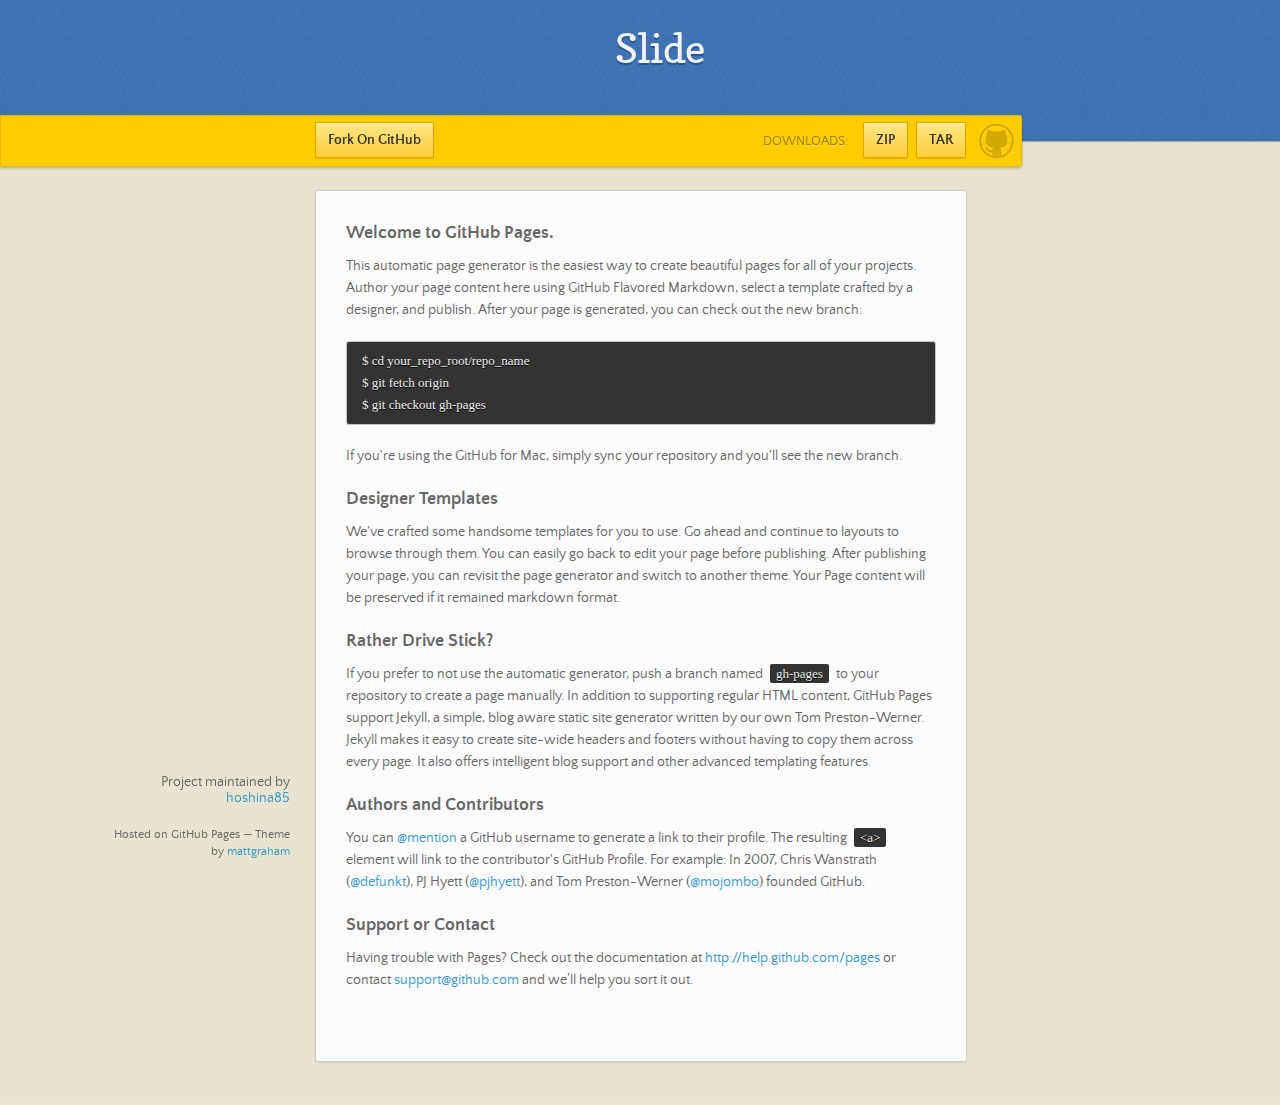
<file: index.html>
<!doctype html>
<html>
  <head>
    <meta charset="utf-8">
    <meta http-equiv="X-UA-Compatible" content="chrome=1">
    <title>Slide by hoshina85</title>
    <link rel="stylesheet" href="stylesheets/styles.css">
    <link rel="stylesheet" href="stylesheets/pygment_trac.css">
    <script src="https://ajax.googleapis.com/ajax/libs/jquery/1.7.1/jquery.min.js"></script>
    <script src="javascripts/main.js"></script>
    <!--[if lt IE 9]>
      <script src="//html5shiv.googlecode.com/svn/trunk/html5.js"></script>
    <![endif]-->
    <meta name="viewport" content="width=device-width, initial-scale=1, user-scalable=no">

  </head>
  <body>

      <header>
        <h1>Slide</h1>
        <p></p>
      </header>

      <div id="banner">
        <span id="logo"></span>

        <a href="https://github.com/hoshina85/slide" class="button fork"><strong>Fork On GitHub</strong></a>
        <div class="downloads">
          <span>Downloads:</span>
          <ul>
            <li><a href="https://github.com/hoshina85/slide/zipball/master" class="button">ZIP</a></li>
            <li><a href="https://github.com/hoshina85/slide/tarball/master" class="button">TAR</a></li>
          </ul>
        </div>

      </div><!-- end banner -->

    <div class="wrapper">
      <nav>
        <ul></ul>
      </nav>
      <section>
        <h3>Welcome to GitHub Pages.</h3>

<p>This automatic page generator is the easiest way to create beautiful pages for all of your projects. Author your page content here using GitHub Flavored Markdown, select a template crafted by a designer, and publish. After your page is generated, you can check out the new branch:</p>

<pre><code>$ cd your_repo_root/repo_name
$ git fetch origin
$ git checkout gh-pages
</code></pre>

<p>If you're using the GitHub for Mac, simply sync your repository and you'll see the new branch.</p>

<h3>Designer Templates</h3>

<p>We've crafted some handsome templates for you to use. Go ahead and continue to layouts to browse through them. You can easily go back to edit your page before publishing. After publishing your page, you can revisit the page generator and switch to another theme. Your Page content will be preserved if it remained markdown format.</p>

<h3>Rather Drive Stick?</h3>

<p>If you prefer to not use the automatic generator, push a branch named <code>gh-pages</code> to your repository to create a page manually. In addition to supporting regular HTML content, GitHub Pages support Jekyll, a simple, blog aware static site generator written by our own Tom Preston-Werner. Jekyll makes it easy to create site-wide headers and footers without having to copy them across every page. It also offers intelligent blog support and other advanced templating features.</p>

<h3>Authors and Contributors</h3>

<p>You can <a href="https://github.com/blog/821" class="user-mention">@mention</a> a GitHub username to generate a link to their profile. The resulting <code>&lt;a&gt;</code> element will link to the contributor's GitHub Profile. For example: In 2007, Chris Wanstrath (<a href="https://github.com/defunkt" class="user-mention">@defunkt</a>), PJ Hyett (<a href="https://github.com/pjhyett" class="user-mention">@pjhyett</a>), and Tom Preston-Werner (<a href="https://github.com/mojombo" class="user-mention">@mojombo</a>) founded GitHub.</p>

<h3>Support or Contact</h3>

<p>Having trouble with Pages? Check out the documentation at <a href="http://help.github.com/pages">http://help.github.com/pages</a> or contact <a href="mailto:support@github.com">support@github.com</a> and we’ll help you sort it out.</p>
      </section>
      <footer>
        <p>Project maintained by <a href="https://github.com/hoshina85">hoshina85</a></p>
        <p><small>Hosted on GitHub Pages &mdash; Theme by <a href="http://twitter.com/#!/michigangraham">mattgraham</a></small></p>
      </footer>
    </div>
    <!--[if !IE]><script>fixScale(document);</script><!--<![endif]-->
    
  </body>
</html>
</file>
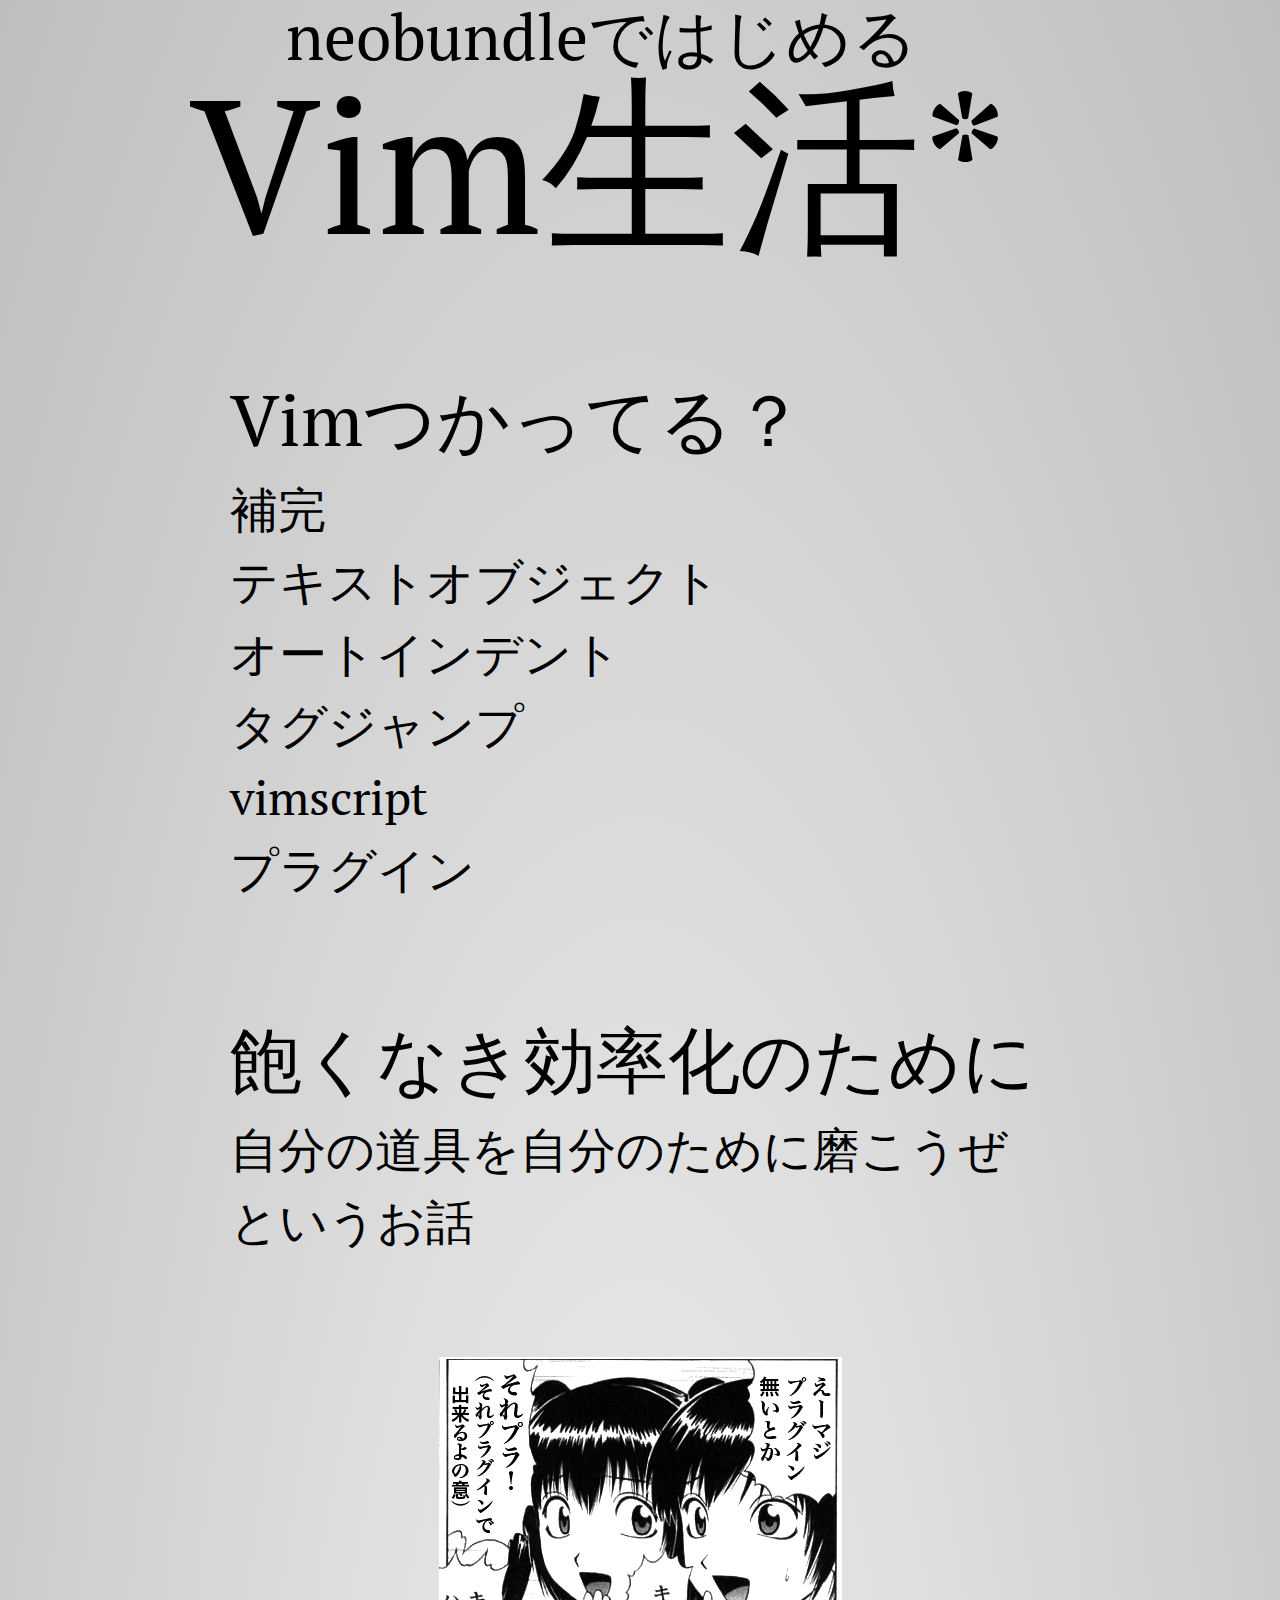
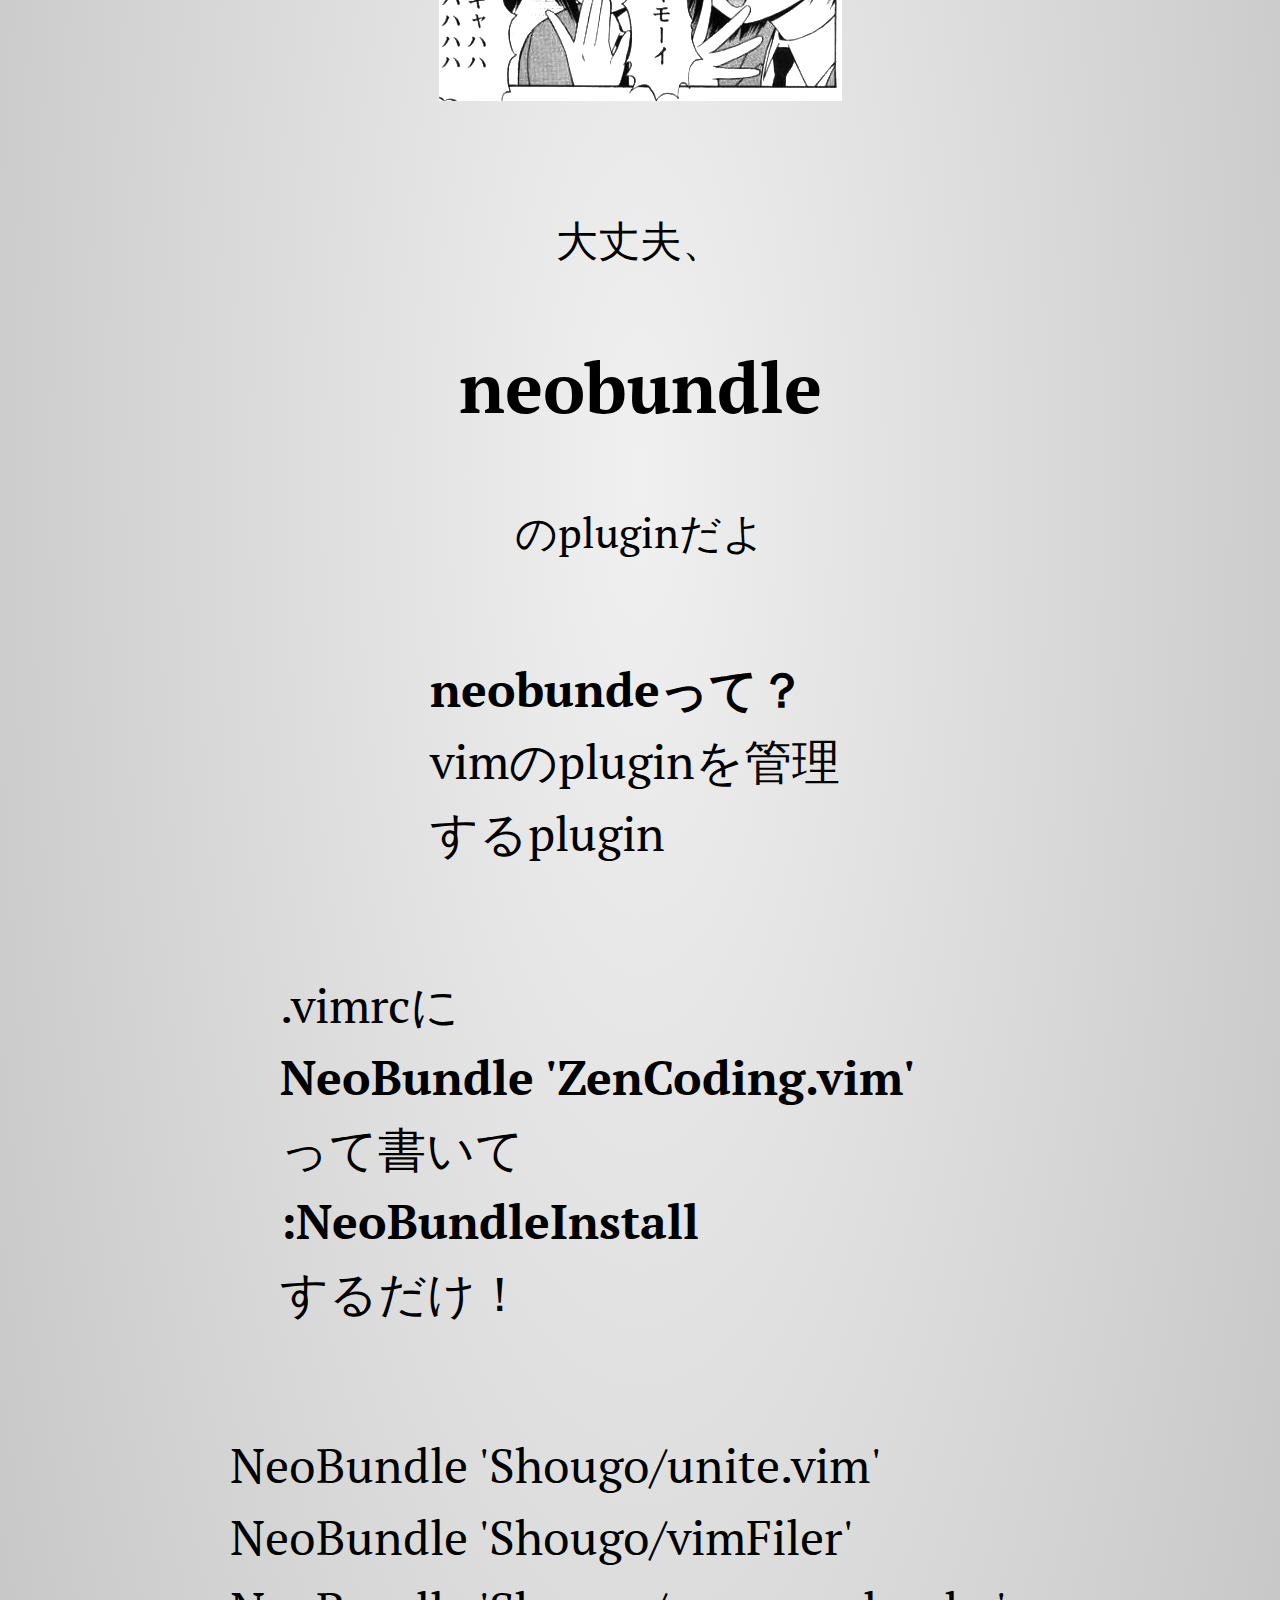
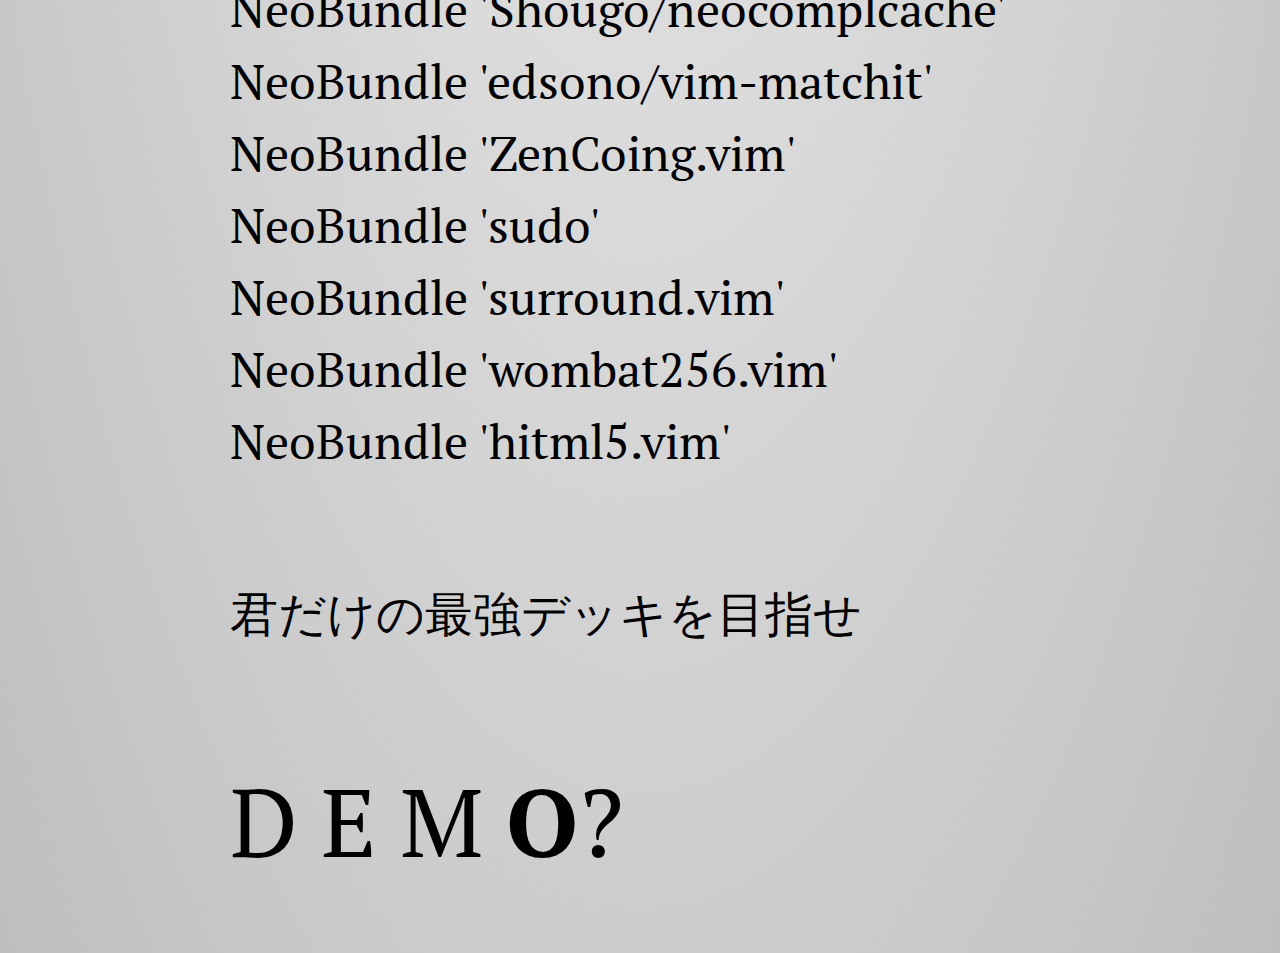
<file: aStudy01/index.html>
<!doctype html>
<html lang="en">
<head>
    <meta charset="utf-8" />
    <meta name="viewport" content="width=1024" />
    <meta name="apple-mobile-web-app-capable" content="yes" />
    <title>impress.js | presentation tool based on the power of CSS3 transforms and transitions in modern browsers | by Bartek Szopka @bartaz</title>
    
    <meta name="description" content="impress.js is a presentation tool based on the power of CSS3 transforms and transitions in modern browsers and inspired by the idea behind prezi.com." />
    <meta name="author" content="Bartek Szopka" />

    <link href="http://fonts.googleapis.com/css?family=Open+Sans:regular,semibold,italic,italicsemibold|PT+Sans:400,700,400italic,700italic|PT+Serif:400,700,400italic,700italic" rel="stylesheet" />

    <!--
        
        Impress.js doesn't depend on any external stylesheet. Script adds all styles it needs for
        presentation to work.
        
        This style below contains styles only for demo presentation. Browse it to see how impress.js
        classes are used to style presentation steps, or how to apply fallback styles, but I don't want
        you to use them directly in your presentation.
        
        Be creative, build your own. We don't really want all impress.js presentations to look the same,
        do we?
        
        When creating your own presentation get rid of this file. Start from scratch, it's fun!
        
    -->
    <link href="impress/css/impress-demo.css" rel="stylesheet" />
    
    <link rel="apple-touch-icon" href="apple-touch-icon.png" />
</head>
<body>

<!--
    
    That's the wrapper for your presentation steps. In this element all the impress.js magic happens.
    It doesn't have to be a `<div>`. Only `id` is important here as that's how the script find it.
    
    It's worth to notice the `impress-not-supported` class. This class means, that browser doesn't
    support features required by impress.js, so you can apply some fallback styles in your CSS.
    It's not necessary to add it manually on this element. If the script detects that browser is not
    good enough it will add this class, but keeping it in HTML means that users without JavaScript
    will also get fallback styles.
    
    The class name on this element also depends on currently active presentation step. More details about
    it can be found below, when `hint` element is being described.
    
-->
<div id="impress" class="impress-not-supported">

    <div class="fallback-message">
        <p>Your browser <b>doesn't support the features required</b> by impress.js, so you are presented with a simplified version of this presentation.</p>
        <p>For the best experience please use the latest <b>Chrome</b>, <b>Safari</b> or <b>Firefox</b> browser. Upcoming version 10 of Internet Explorer <i>should</i> also handle it.</p>
    </div>

    <!--
        
        Here is where interesting thing start to happen.
        
        Each step of the presentation should be an element inside the `#impress` with a class name
        of `step`. These step elements are positioned, rotated and scaled by impress.js, and
        the 'camera' shows them on each step of the presentation.
        
        Positioning information is passed through data attributes.
        
        In the example below we only specify x and y position of the step element with `data-x="-1000"`
        and `data-y="-1500` attributes. This means that **the center** of the element (yes, the center)
        will be positioned in point x = -1000px and y = -1500px of the presentation 'canvas'.
        
        It will not be rotated or scaled.
        
    -->

    <div id="title" class="step" data-x="0" data-y="0" data-scale="4">
        <span class="try">neobundleではじめる</span>
        <h1>Vim生活<sup>*</sup></h1>
    </div>

    <div id="its" class="step" data-x="850" data-y="3000" data-rotate="90" data-scale="5">
        <h1 style="font-size:1.5em">Vimつかってる？</h1>
        <ul>
        	<li>補完</li>
        	<li>テキストオブジェクト</li>
        	<li>オートインデント</li>
        	<li>タグジャンプ</li>
        	<li>vimscript</li>
        	<li>プラグイン</li>
        </ul>
    </div>


    <div id="" class="step" data-x="00" data-y="4200" data-rotate="00" data-scale="5">
        <h1 style="font-size:1.5em">飽くなき効率化のために</h1>
        <p>自分の道具を自分のために磨こうぜというお話</p>
    </div>

    <div id="tiny" class="step" data-x="2825" data-y="2325" data-z="-9000" data-rotate="300" data-scale="1">
      <img src="img/kimoi.png">
    </div>

    <div id="big" class="step" data-x="3500" data-y="2100" data-rotate="180" data-scale="6">
      <p style="font-size:0.7em">大丈夫、 <b style="font-size:1.7em">neobundle</b> のpluginだよ</p>
    </div>

    <!--

    And now it gets really exiting! We move into third dimension!

    Along with `data-x` and `data-y`, you can define the position on third (Z) axis, with
    `data-z`. In the example below we use `data-z="-3000"` meaning that element should be
    positioned far away from us (by 3000px).

    -->

    <div id="ing" class="step" data-x="3500" data-y="-850" data-rotate="270" data-scale="6">
      <h1>
        <b class="rotating">neobundeって？</b>
      </h1>
      <p>vimのpluginを管理するplugin</p>
    </div>

    <div id="imagination" class="step" data-x="6900" data-y="-500" data-scale="7" style="width:800px;">
      <p>.vimrcに<br><b>NeoBundle 'ZenCoding.vim'</b><br>って書いて<br><b>:NeoBundleInstall</b><br>するだけ！</p>
    </div>

    <div id="source_" class="step" data-x="6300" data-y="3000" data-rotate="20" data-scale="4">
      <ul>
        <li>NeoBundle 'Shougo/unite.vim'</li>
        <li>NeoBundle 'Shougo/vimFiler'</li>
        <li>NeoBundle 'Shougo/neocomplcache'</li>
        <li>NeoBundle 'edsono/vim-matchit'</li>
        <li>NeoBundle 'ZenCoing.vim'</li>
        <li>NeoBundle 'sudo'</li>
        <li>NeoBundle 'surround.vim'</li>
        <li>NeoBundle 'wombat256.vim'</li>
        <li>NeoBundle 'hitml5.vim'</li>
      </ul>
    </div>

    <div id="one-more-thing" class="step" data-x="6000" data-y="4500" data-scale="2">
      <p>君だけの最強デッキを目指せ</p>
    </div>

    <div id="its-in-3d" class="step" data-x="6200" data-y="4300" data-z="-100" data-rotate-x="-40" data-rotate-y="10" data-scale="2">
      <p style="font-size:2em;"><span class="have">D</span> <span class="you">E</span> <span class="noticed">M</span>   <b>O</b>?</p>
    </div>

    <div id="overview" class="step" data-x="3000" data-y="1500" data-scale="10">
    </div>

  </div>

  <!--

  Hint is not related to impress.js in any way.

  But it can show you how to use impress.js features in creative way.

  When the presentation step is shown (selected) it's element get's the class of "active" and `#impress` root
  element get's the class based on active step id `step-ID` (where ID is the step id)... It probably is not
  so clear because of all these IDs in here, so for example when the first step (the one with id of `bored`)
  is active, `#impress` element get a class of `step-bored`.

  This class is used by this hint below. Check CSS file to see how it's shown with delayed CSS animation.

  ...

  And when it comes to this piece of JavaScript below ... kids, don't do this at home ;)
  It's just a quick and dirty workaround to get different content for touch devices.
  In a real world it should be at least placed in separate JS file ... and the touch content should be
  probably just hidden somewhere in HTML, not hard-coded in the script.

  Just sayin' ;)

  -->
  <div class="hint">
    <p>Use a spacebar or arrow keys to navigate</p>
  </div>
  <script>
    if ("ontouchstart" in document.documentElement) { 
      document.querySelector(".hint").innerHTML = "<p>Tap on the left or right to navigate</p>";
    }
  </script>

  <!--

  Last, but not least.

  To make all described above really work, you need to include impress.js in the page.
  I strongly encourage to minify it first.

  In here I just include full source of the script to make it more readable.

  You also need to call a `impress()` function to initialize impress.js presentation.
  And you should do it in the end of your document. Not only because it's a good practice, but also
  because it should be done when the whole document is ready.
  Of course you can wrap it in any kind of "DOM ready" event, but I was too lazy to do so ;)

  -->
  <script src="impress/js/impress.js"></script>
  <script>impress();</script>

  <!--

  The `impress()` function also gives you access to API to control the presentation.

  Just store the result of the call:

  var api = impress();

  and you will get three functions you can call:

  `api.next()` - moves to next step of the presentation,
  `api.prev()` - moves to previous step of the presentation
  `api.goto( stepElement ) - moves the presentation to given step element (the DOM element of the step).

  You can also simply call `impress()` again to get the API, so `impress().next()` is also allowed.
  Don't worry, it wont initialize the presentation again.

  For some example uses of this API check the last part of the source of impress.js where the API
  is used in event handlers.

  -->

</body>
</html>

<!--

Now you know more or less everything you need to build your first impress.js presentation, but before
you start...

Oh, you've already cloned the code from GitHub?

You have it open in text editor?

Stop right there!

That's not how you create awesome presentations. This is only a code. Implementation of the idea that
first needs to grow in your mind.

So if you want to build great presentation take a pencil and piece of paper. And turn off the computer.

Sketch, draw and write. Brainstorm your ideas on a paper. Try to build a mind-map of what you'd like
to present. It will get you closer and closer to the layout you'll build later with impress.js.

Get back to the code only when you have your presentation ready on a paper. It doesn't make sense to do
it earlier, because you'll only waste your time fighting with positioning of useless points.

If you think I'm crazy, please put your hands on a book called "Presentation Zen". It's all about 
creating awesome and engaging presentations.

Think about it. 'Cause impress.js may not help you, if you have nothing interesting to say.

-->

<!--

Are you still reading this?

For real?

I'm impressed! Feel free to let me know that you got that far (I'm @bartaz on Twitter), 'cause I'd like
to congratulate you personally :)

But you don't have to do it now. Take my advice and take some time off. Make yourself a cup of coffee, tea,
or anything you like to drink. And raise a glass for me ;)

Cheers!

-->
</file>
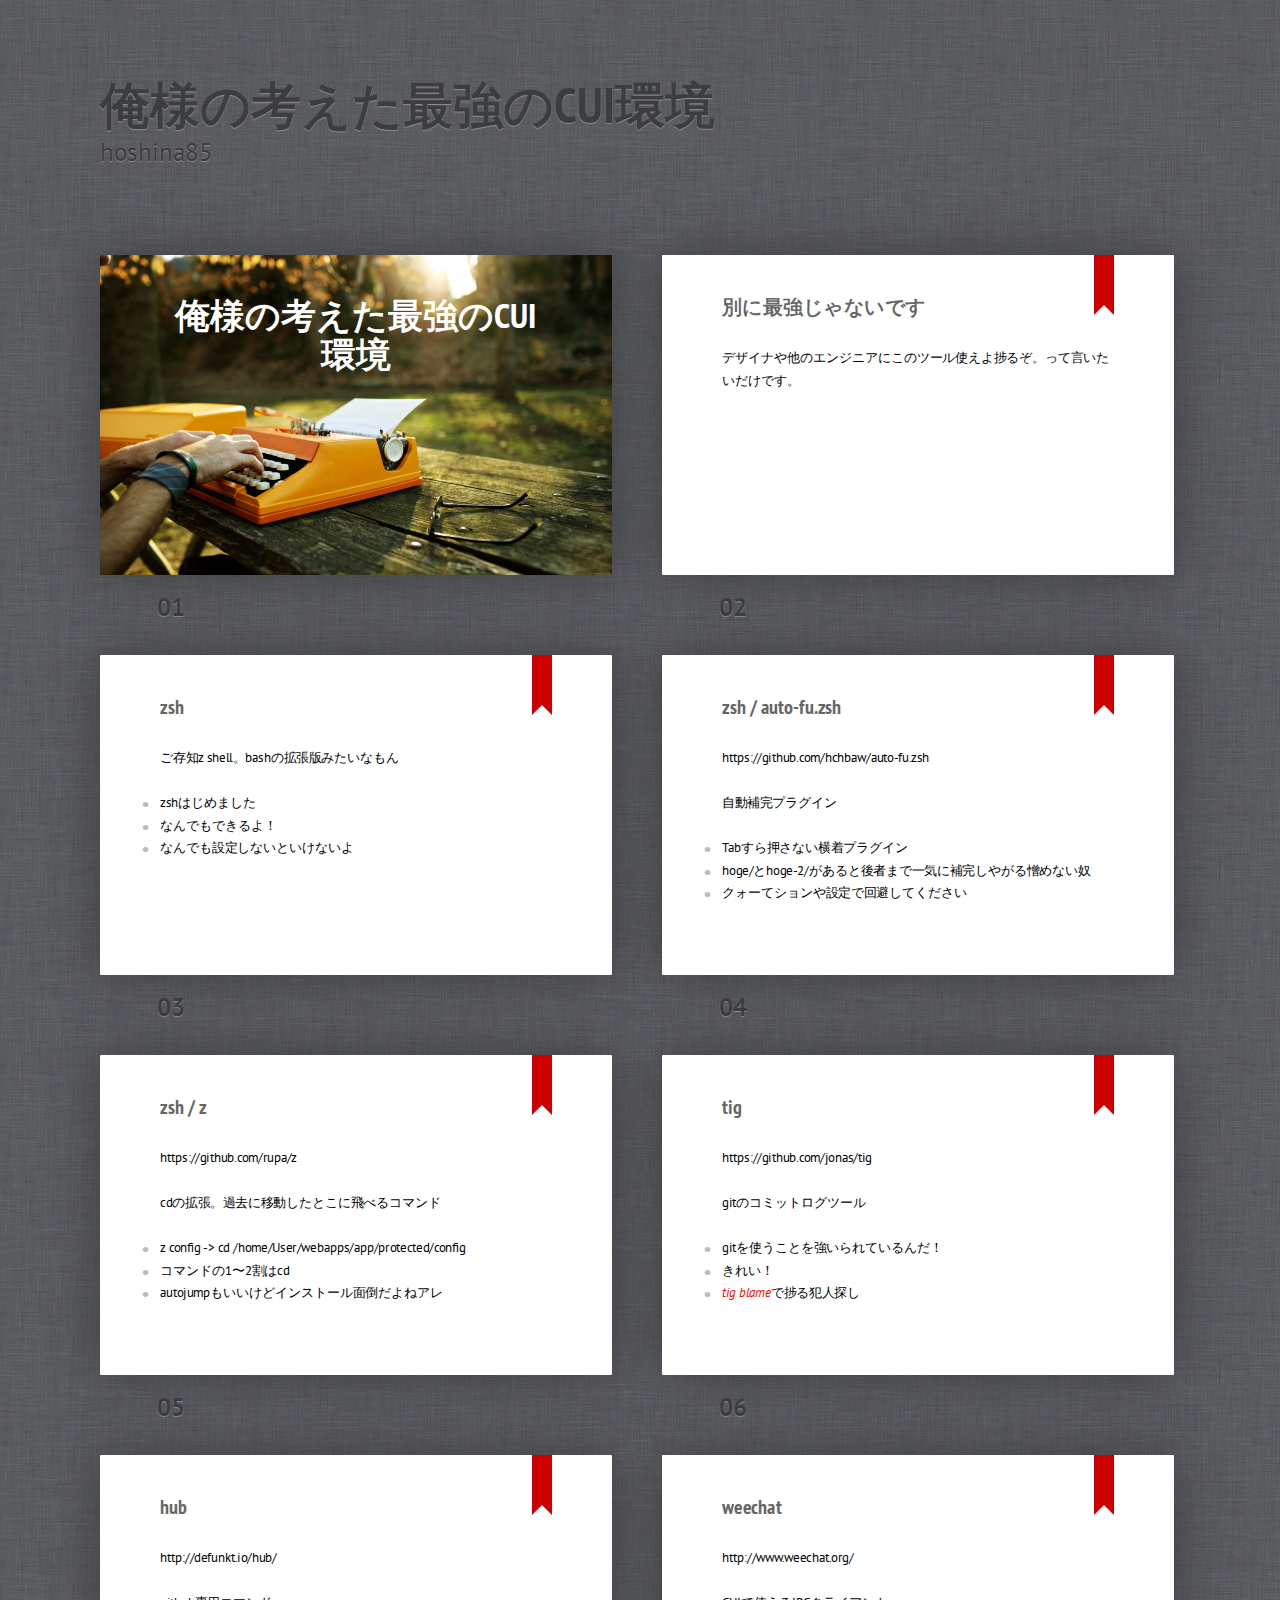
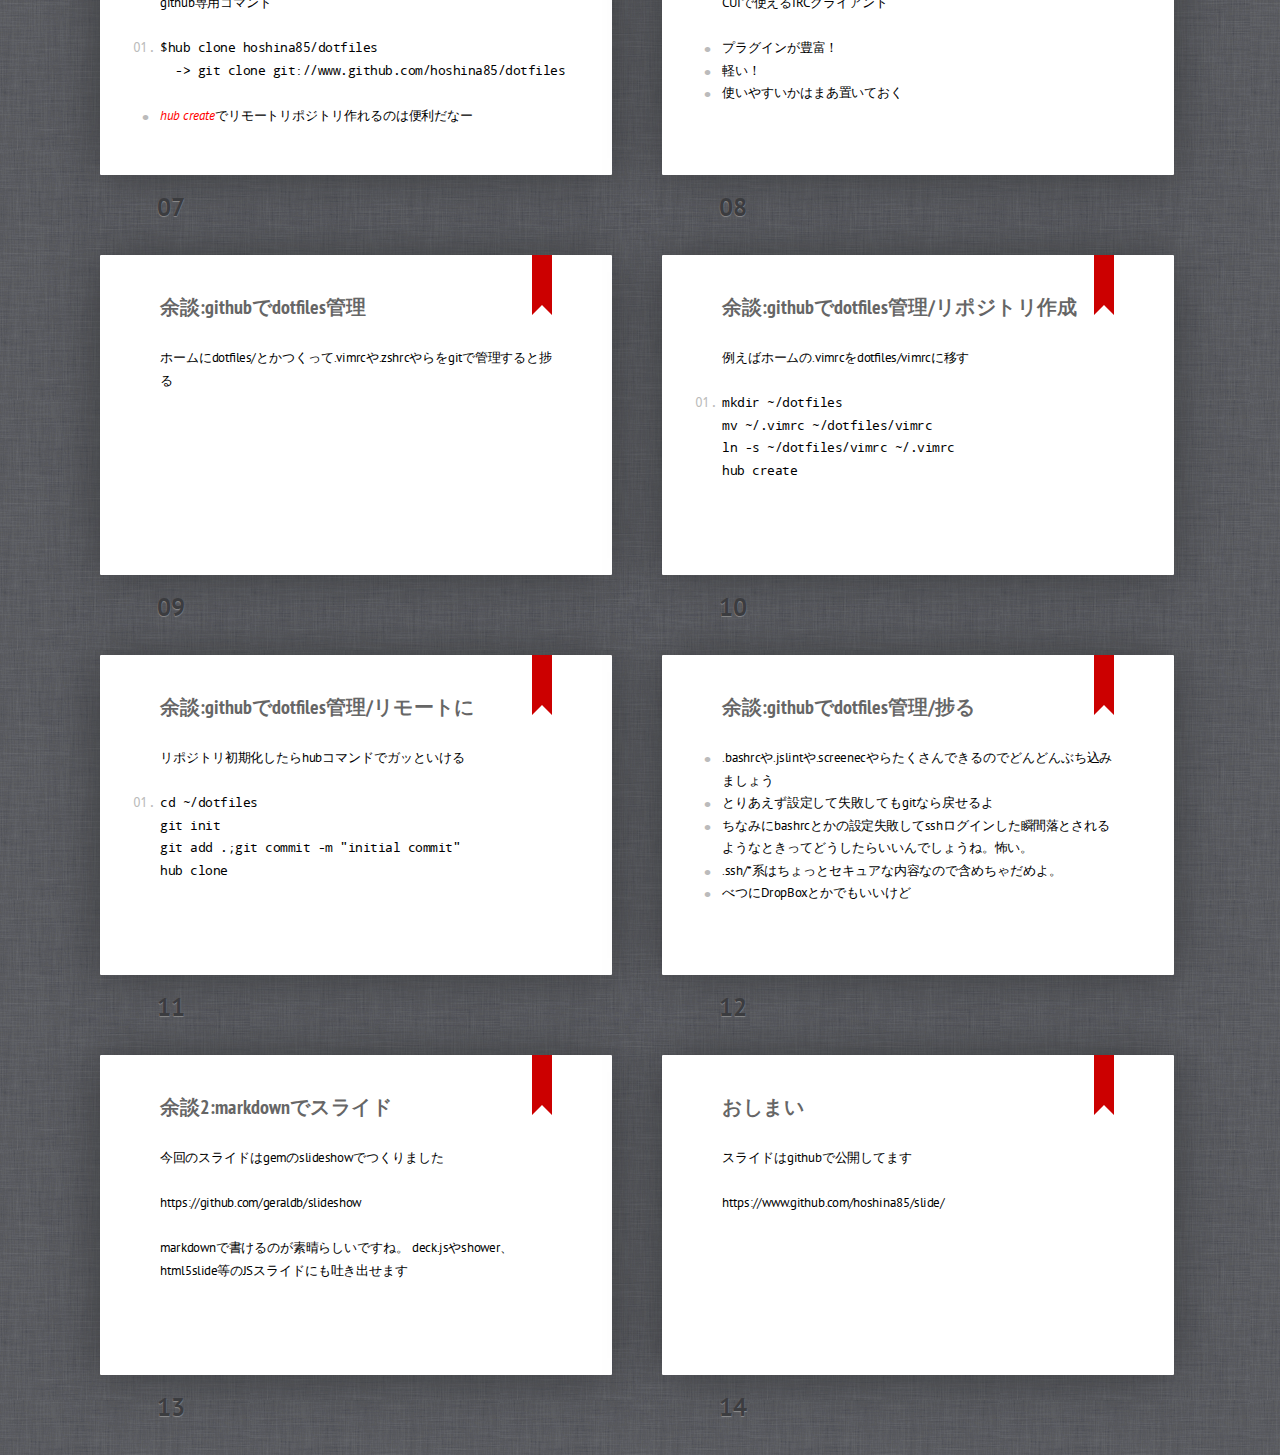
<file: aStudy04/index.html>
<!DOCTYPE HTML>
<html lang="en-US">
<head>
	<title>俺様の考えた最強のCUI環境</title>
	<meta charset="UTF-8">
	<meta name="viewport" content="width=1274, user-scalable=no">
	<meta name="generator" content="Slide Show (S9)">
	<meta name="author" content="hoshina85">
	<link rel="stylesheet" href="themes/ribbon/styles/style.css">
	<style>
		#Cover H2 {
			color:#FFF;
			text-align:center;
			font-size:70px;
			}
	</style>
</head>
<body class="list">
	<header class="caption">
		<h1>俺様の考えた最強のCUI環境</h1>
		<p>hoshina85</p>
	</header>
	<div class="slide bg" id="Cover"><div>
		<section>
			<header>
				<h2>俺様の考えた最強のCUI環境</h2>
			</header>
			<img src="pictures/cover.jpg" alt="">
			<!-- © John Carey, http://fiftyfootshadows.net/ -->
		</section>
	</div></div>

<!-- todo: add slide.classes to div -->
<!-- todo: create slide id from header? like a slug in blogs? -->
        
<div class="slide" id="2"><div>
		<section>
			<header>
				<h1 id="section">別に最強じゃないです</h1>
			</header>
			<p>デザイナや他のエンジニアにこのツール使えよ捗るぞ。って言いたいだけです。</p>



		</section>
</div></div>
        
<div class="slide" id="3"><div>
		<section>
			<header>
				<h1 id="zsh">zsh</h1>
			</header>
			<p>ご存知z shell。bashの拡張版みたいなもん</p>

<ul>
  <li>zshはじめました</li>
  <li>なんでもできるよ！</li>
  <li>なんでも設定しないといけないよ</li>
</ul>



		</section>
</div></div>
        
<div class="slide" id="4"><div>
		<section>
			<header>
				<h1 id="zsh--auto-fuzsh">zsh / auto-fu.zsh</h1>
			</header>
			<p>https://github.com/hchbaw/auto-fu.zsh</p>

<p>自動補完プラグイン</p>

<ul>
  <li>Tabすら押さない横着プラグイン</li>
  <li>hoge/とhoge-2/があると後者まで一気に補完しやがる憎めない奴</li>
  <li>クォーてションや設定で回避してください</li>
</ul>



		</section>
</div></div>
        
<div class="slide" id="5"><div>
		<section>
			<header>
				<h1 id="zsh--z">zsh / z</h1>
			</header>
			<p>https://github.com/rupa/z</p>

<p>cdの拡張。過去に移動したとこに飛べるコマンド</p>

<ul>
  <li>z config -&gt; cd /home/User/webapps/app/protected/config</li>
  <li>コマンドの1〜2割はcd</li>
  <li>autojumpもいいけどインストール面倒だよねアレ</li>
</ul>



		</section>
</div></div>
        
<div class="slide" id="6"><div>
		<section>
			<header>
				<h1 id="tig">tig</h1>
			</header>
			<p>https://github.com/jonas/tig</p>

<p>gitのコミットログツール</p>

<ul>
  <li>gitを使うことを強いられているんだ！</li>
  <li>きれい！</li>
  <li><em style="color: red">tig blame</em>で捗る犯人探し</li>
</ul>



		</section>
</div></div>
        
<div class="slide" id="7"><div>
		<section>
			<header>
				<h1 id="hub">hub</h1>
			</header>
			<p>http://defunkt.io/hub/</p>

<p>github専用コマンド</p>

<pre><code>$hub clone hoshina85/dotfiles
  -&gt; git clone git://www.github.com/hoshina85/dotfiles
</code></pre>

<ul>
  <li><em style="color: red">hub create</em>でリモートリポジトリ作れるのは便利だなー</li>
</ul>



		</section>
</div></div>
        
<div class="slide" id="8"><div>
		<section>
			<header>
				<h1 id="weechat">weechat</h1>
			</header>
			<p>http://www.weechat.org/</p>

<p>CUIで使えるIRCクライアント</p>

<ul>
  <li>プラグインが豊富！</li>
  <li>軽い！</li>
  <li>使いやすいかはまあ置いておく</li>
</ul>



		</section>
</div></div>
        
<div class="slide" id="9"><div>
		<section>
			<header>
				<h1 id="githubdotfiles">余談:githubでdotfiles管理</h1>
			</header>
			<p>ホームにdotfiles/とかつくって.vimrcや.zshrcやらをgitで管理すると捗る</p>



		</section>
</div></div>
        
<div class="slide" id="10"><div>
		<section>
			<header>
				<h1 id="githubdotfiles-1">余談:githubでdotfiles管理/リポジトリ作成</h1>
			</header>
			<p>例えばホームの.vimrcをdotfiles/vimrcに移す</p>

<pre><code>mkdir ~/dotfiles
mv ~/.vimrc ~/dotfiles/vimrc
ln -s ~/dotfiles/vimrc ~/.vimrc
hub create
</code></pre>



		</section>
</div></div>
        
<div class="slide" id="11"><div>
		<section>
			<header>
				<h1 id="githubdotfiles-2">余談:githubでdotfiles管理/リモートに</h1>
			</header>
			<p>リポジトリ初期化したらhubコマンドでガッといける</p>

<pre><code>cd ~/dotfiles
git init
git add .;git commit -m "initial commit"
hub clone
</code></pre>



		</section>
</div></div>
        
<div class="slide" id="12"><div>
		<section>
			<header>
				<h1 id="githubdotfiles-3">余談:githubでdotfiles管理/捗る</h1>
			</header>
			<ul>
  <li>.bashrcや.jslintや.screenecやらたくさんできるのでどんどんぶち込みましょう</li>
  <li>とりあえず設定して失敗してもgitなら戻せるよ</li>
  <li>ちなみにbashrcとかの設定失敗してsshログインした瞬間落とされるようなときってどうしたらいいんでしょうね。怖い。</li>
  <li>.ssh/*系はちょっとセキュアな内容なので含めちゃだめよ。</li>
  <li>べつにDropBoxとかでもいいけど</li>
</ul>



		</section>
</div></div>
        
<div class="slide" id="13"><div>
		<section>
			<header>
				<h1 id="markdown">余談2:markdownでスライド</h1>
			</header>
			<p>今回のスライドはgemのslideshowでつくりました</p>

<p>https://github.com/geraldb/slideshow</p>

<p>markdownで書けるのが素晴らしいですね。
deck.jsやshower、html5slide等のJSスライドにも吐き出せます</p>



		</section>
</div></div>
        
<div class="slide" id="14"><div>
		<section>
			<header>
				<h1 id="section-1">おしまい</h1>
			</header>
			<p>スライドはgithubで公開してます</p>

<p>https://www.github.com/hoshina85/slide/</p>


		</section>
</div></div>


	<!--
		To hide progress bar from entire presentation
		just remove “progress” element.
		-->
	<div class="progress"><div></div></div>
	<script src="scripts/script.js"></script>
	<!-- Copyright © 2010–2011 Vadim Makeev, http://pepelsbey.net/ -->
</body>
</html>
</file>
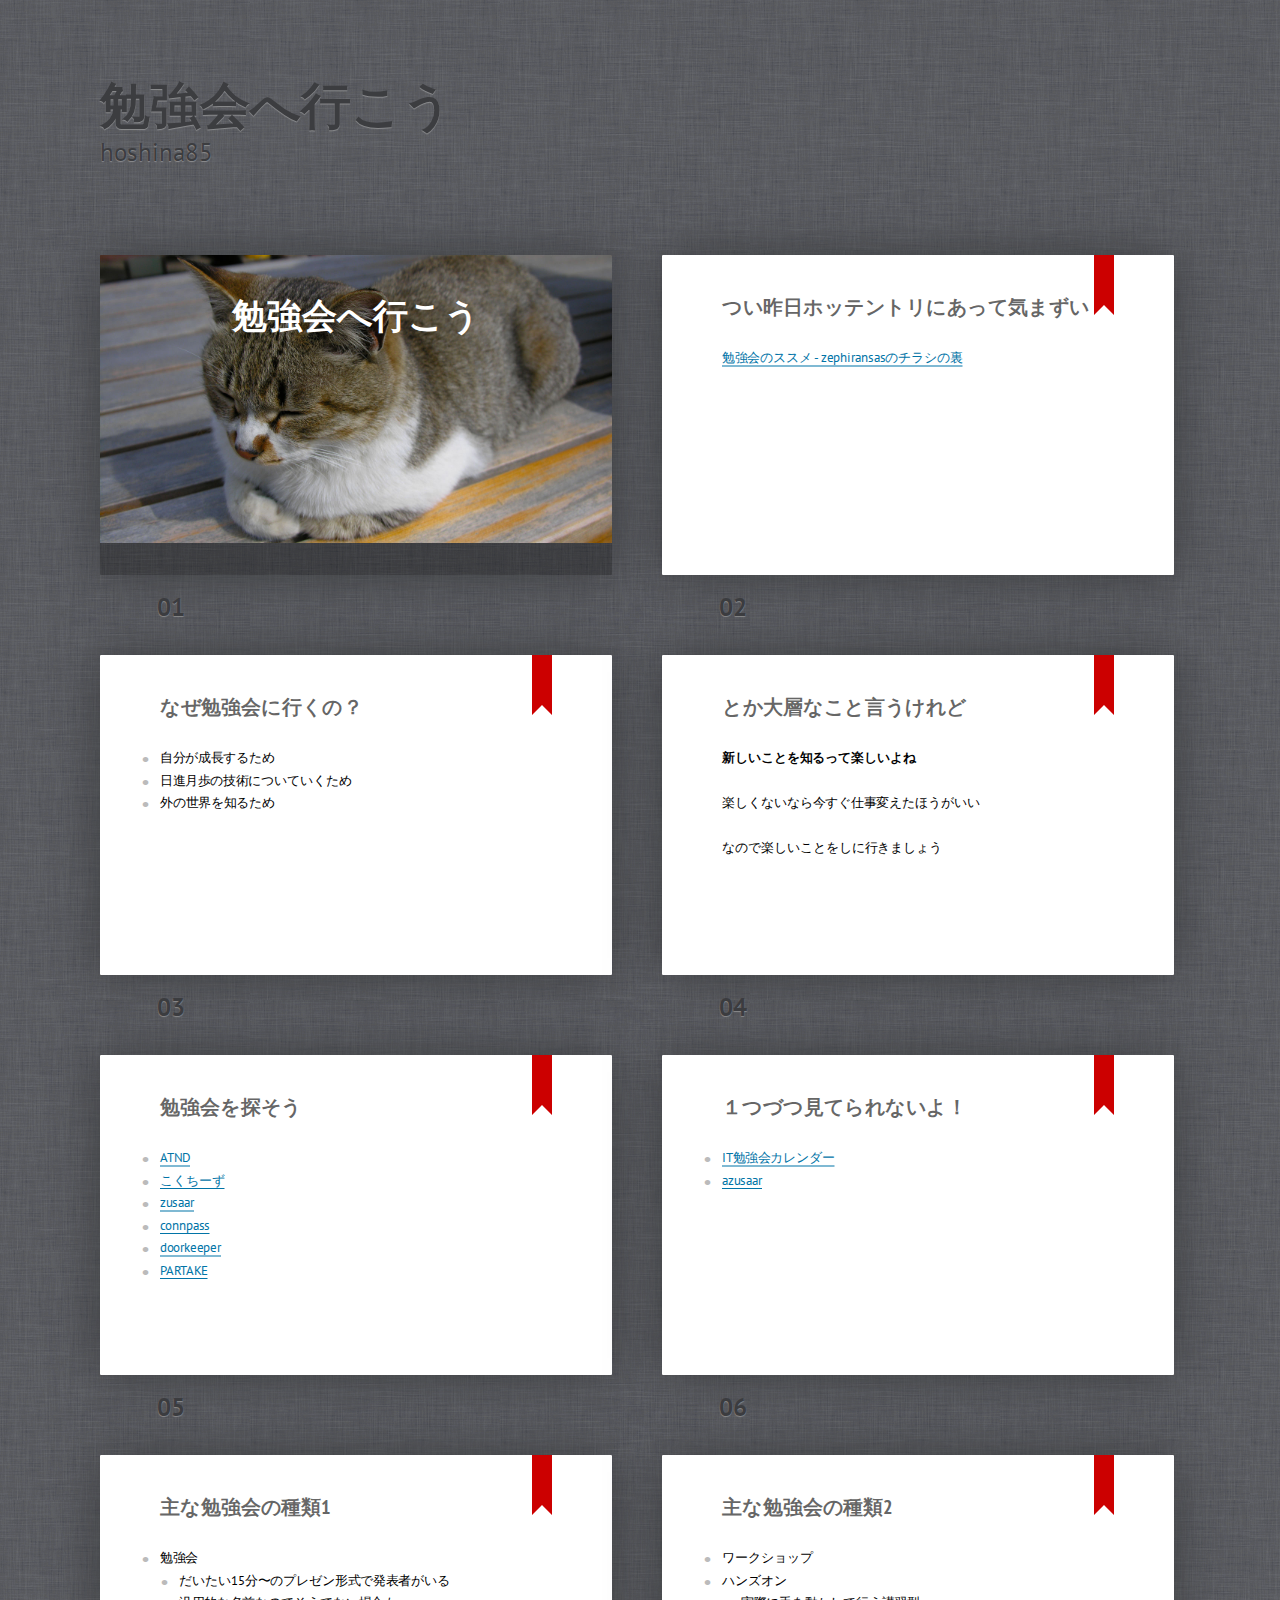
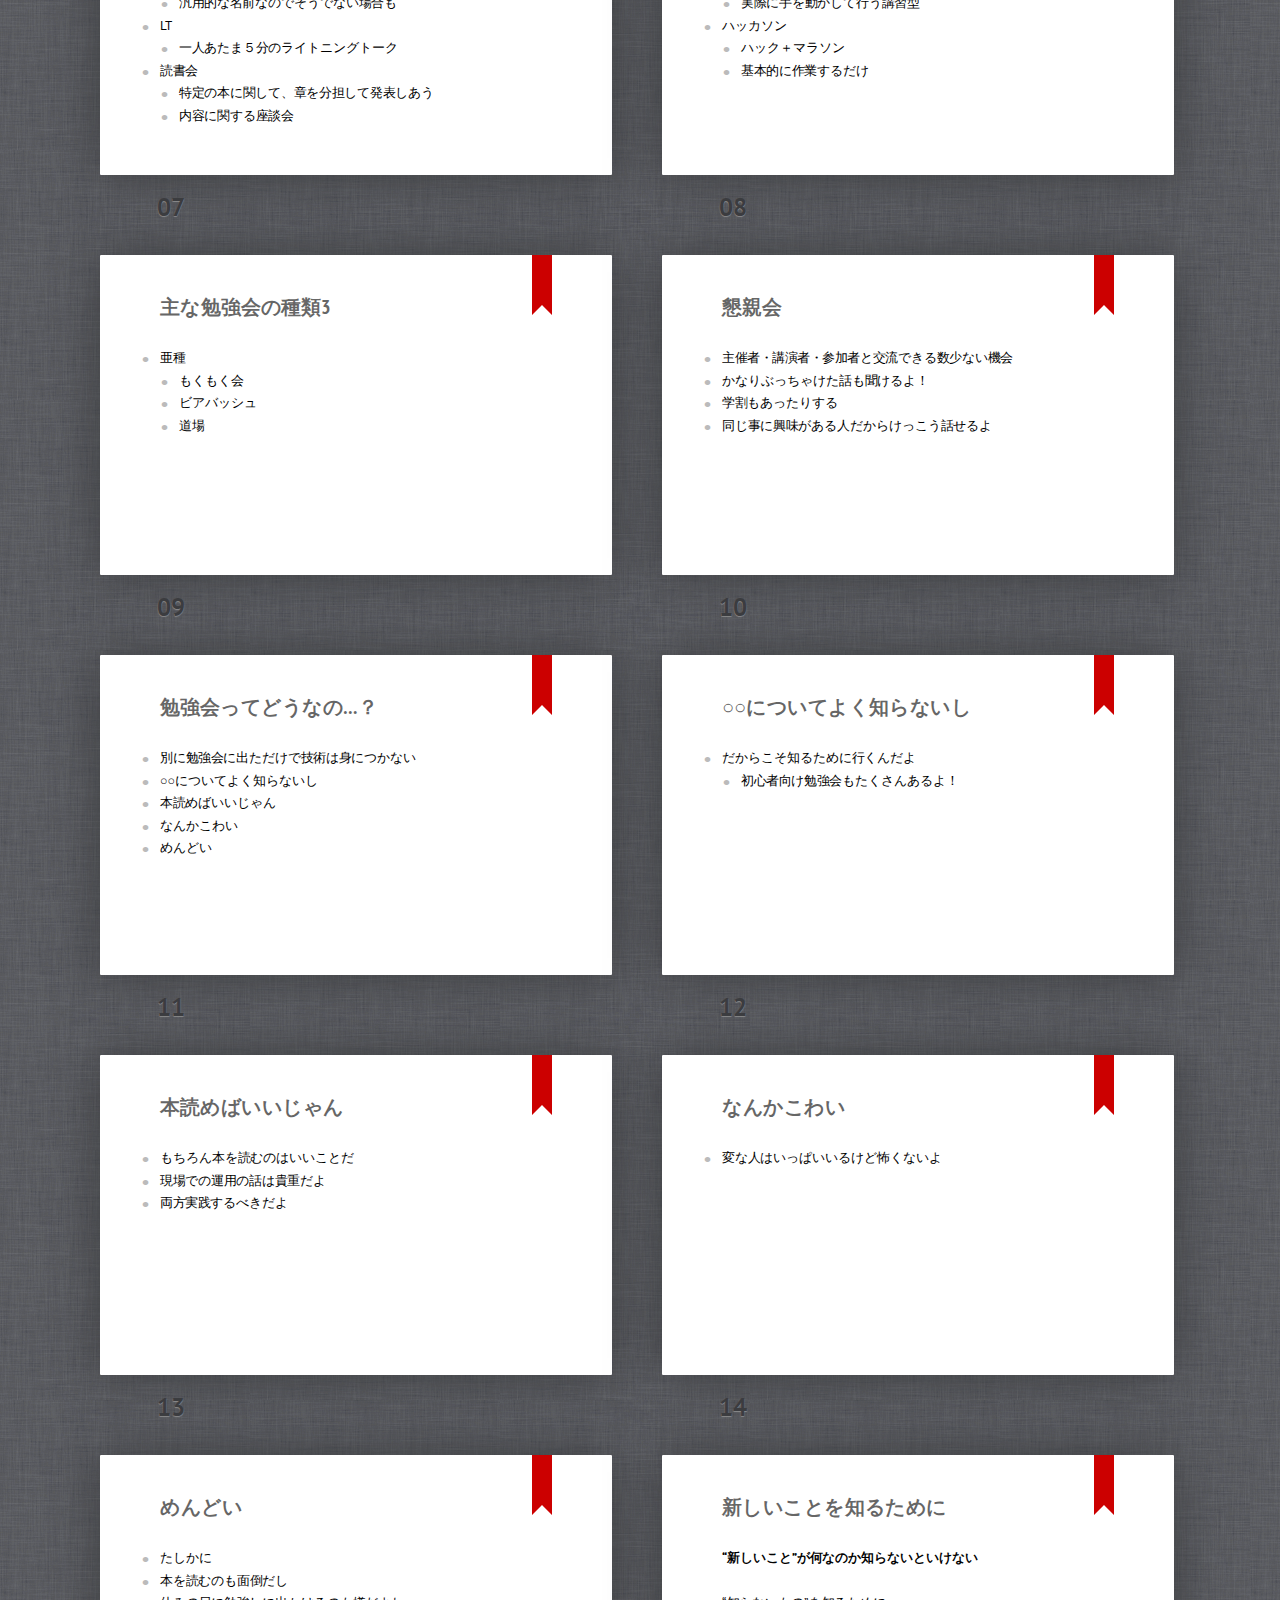
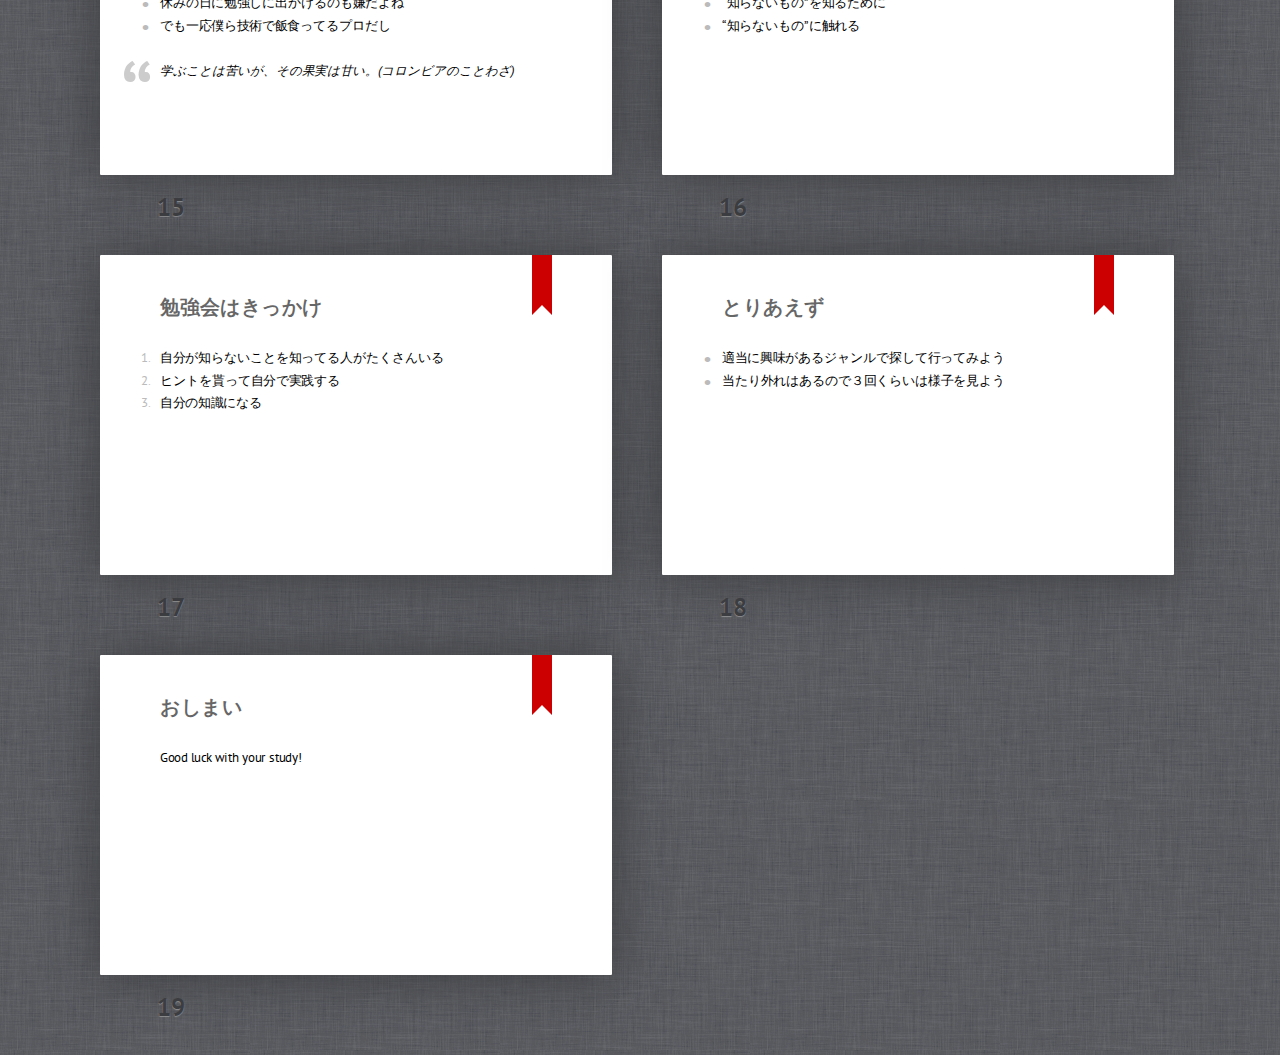
<file: aStudy05/index.html>
<!DOCTYPE HTML>
<html lang="en-US">
<head>
	<title>勉強会へ行こう</title>
	<meta charset="UTF-8">
	<meta name="viewport" content="width=1274, user-scalable=no">
	<meta name="generator" content="Slide Show (S9)">
	<meta name="author" content="hoshina85">
	<link rel="stylesheet" href="themes/ribbon/styles/style.css">
	<style>
		#Cover H2 {
			color:#FFF;
			text-align:center;
			font-size:70px;
			}
	</style>
</head>
<body class="list">
	<header class="caption">
		<h1>勉強会へ行こう</h1>
		<p>hoshina85</p>
	</header>
	<div class="slide bg" id="Cover"><div>
		<section>
			<header>
				<h2>勉強会へ行こう</h2>
			</header>
			<img src="pictures/cover.jpg" alt="">
			<!-- © John Carey, http://fiftyfootshadows.net/ -->
		</section>
	</div></div>

<!-- todo: add slide.classes to div -->
<!-- todo: create slide id from header? like a slug in blogs? -->
        
<div class="slide" id="2"><div>
		<section>
			<header>
				<h1 id="section">つい昨日ホッテントリにあって気まずい</h1>
			</header>
			<p><a href="http://d.hatena.ne.jp/zephiransas/20120530/1338383109">勉強会のススメ - zephiransasのチラシの裏</a></p>



		</section>
</div></div>
        
<div class="slide" id="3"><div>
		<section>
			<header>
				<h1 id="section-1">なぜ勉強会に行くの？</h1>
			</header>
			<ul>
  <li>自分が成長するため</li>
  <li>日進月歩の技術についていくため</li>
  <li>外の世界を知るため</li>
</ul>



		</section>
</div></div>
        
<div class="slide" id="4"><div>
		<section>
			<header>
				<h1 id="section-2">とか大層なこと言うけれど</h1>
			</header>
			<p><strong>新しいことを知るって楽しいよね</strong></p>

<p>楽しくないなら今すぐ仕事変えたほうがいい</p>

<p>なので楽しいことをしに行きましょう</p>



		</section>
</div></div>
        
<div class="slide" id="5"><div>
		<section>
			<header>
				<h1 id="section-3">勉強会を探そう</h1>
			</header>
			<ul>
  <li><a href="http://atnd.org/">ATND</a></li>
  <li><a href="http://kokucheese.com/">こくちーず</a></li>
  <li><a href="http://www.zusaar.com/">zusaar</a></li>
  <li><a href="http://connpass.com/">connpass</a></li>
  <li><a href="http://www.doorkeeper.jp/">doorkeeper</a></li>
  <li><a href="http://partake.in/">PARTAKE</a></li>
</ul>



		</section>
</div></div>
        
<div class="slide" id="6"><div>
		<section>
			<header>
				<h1 id="section-4">１つづつ見てられないよ！</h1>
			</header>
			<ul>
  <li><a href="https://www.google.com/calendar/embed?src=fvijvohm91uifvd9hratehf65k%40group.calendar.google.com">IT勉強会カレンダー</a></li>
  <li><a href="http://azusaar.appspot.com/">azusaar</a></li>
</ul>



		</section>
</div></div>
        
<div class="slide" id="7"><div>
		<section>
			<header>
				<h1 id="section-5">主な勉強会の種類1</h1>
			</header>
			<ul>
  <li>勉強会
    <ul>
      <li>だいたい15分〜のプレゼン形式で発表者がいる</li>
      <li>汎用的な名前なのでそうでない場合も</li>
    </ul>
  </li>
  <li>LT
    <ul>
      <li>一人あたま５分のライトニングトーク</li>
    </ul>
  </li>
  <li>読書会
    <ul>
      <li>特定の本に関して、章を分担して発表しあう</li>
      <li>内容に関する座談会</li>
    </ul>
  </li>
</ul>



		</section>
</div></div>
        
<div class="slide" id="8"><div>
		<section>
			<header>
				<h1 id="section-6">主な勉強会の種類2</h1>
			</header>
			<ul>
  <li>ワークショップ</li>
  <li>ハンズオン
    <ul>
      <li>実際に手を動かして行う講習型</li>
    </ul>
  </li>
  <li>ハッカソン
    <ul>
      <li>ハック＋マラソン</li>
      <li>基本的に作業するだけ</li>
    </ul>
  </li>
</ul>



		</section>
</div></div>
        
<div class="slide" id="9"><div>
		<section>
			<header>
				<h1 id="section-7">主な勉強会の種類3</h1>
			</header>
			<ul>
  <li>亜種
    <ul>
      <li>もくもく会</li>
      <li>ビアバッシュ</li>
      <li>道場</li>
    </ul>
  </li>
</ul>



		</section>
</div></div>
        
<div class="slide" id="10"><div>
		<section>
			<header>
				<h1 id="section-8">懇親会</h1>
			</header>
			<ul>
  <li>主催者・講演者・参加者と交流できる数少ない機会</li>
  <li>かなりぶっちゃけた話も聞けるよ！</li>
  <li>学割もあったりする</li>
  <li>同じ事に興味がある人だからけっこう話せるよ</li>
</ul>



		</section>
</div></div>
        
<div class="slide" id="11"><div>
		<section>
			<header>
				<h1 id="section-9">勉強会ってどうなの…？</h1>
			</header>
			<ul>
  <li>別に勉強会に出ただけで技術は身につかない</li>
  <li>○○についてよく知らないし</li>
  <li>本読めばいいじゃん</li>
  <li>なんかこわい</li>
  <li>めんどい</li>
</ul>



		</section>
</div></div>
        
<div class="slide" id="12"><div>
		<section>
			<header>
				<h1 id="section-10">○○についてよく知らないし</h1>
			</header>
			<ul>
  <li>だからこそ知るために行くんだよ
    <ul>
      <li>初心者向け勉強会もたくさんあるよ！ </li>
    </ul>
  </li>
</ul>



		</section>
</div></div>
        
<div class="slide" id="13"><div>
		<section>
			<header>
				<h1 id="section-11">本読めばいいじゃん</h1>
			</header>
			<ul>
  <li>もちろん本を読むのはいいことだ</li>
  <li>現場での運用の話は貴重だよ</li>
  <li>両方実践するべきだよ</li>
</ul>



		</section>
</div></div>
        
<div class="slide" id="14"><div>
		<section>
			<header>
				<h1 id="section-12">なんかこわい</h1>
			</header>
			<ul>
  <li>変な人はいっぱいいるけど怖くないよ</li>
</ul>



		</section>
</div></div>
        
<div class="slide" id="15"><div>
		<section>
			<header>
				<h1 id="section-13">めんどい</h1>
			</header>
			<ul>
  <li>たしかに</li>
  <li>本を読むのも面倒だし</li>
  <li>休みの日に勉強しに出かけるのも嫌だよね</li>
  <li>でも一応僕ら技術で飯食ってるプロだし</li>
</ul>

<blockquote>
  <p>学ぶことは苦いが、その果実は甘い。(コロンビアのことわざ)</p>
</blockquote>



		</section>
</div></div>
        
<div class="slide" id="16"><div>
		<section>
			<header>
				<h1 id="section-14">新しいことを知るために</h1>
			</header>
			<p><strong>&ldquo;新しいこと&rdquo;が何なのか知らないといけない</strong></p>

<ul>
  <li>&ldquo;知らないもの&rdquo;を知るために</li>
  <li>&ldquo;知らないもの&rdquo;に触れる</li>
</ul>



		</section>
</div></div>
        
<div class="slide" id="17"><div>
		<section>
			<header>
				<h1 id="section-15">勉強会はきっかけ</h1>
			</header>
			<ol>
  <li>自分が知らないことを知ってる人がたくさんいる</li>
  <li>ヒントを貰って自分で実践する</li>
  <li>自分の知識になる</li>
</ol>



		</section>
</div></div>
        
<div class="slide" id="18"><div>
		<section>
			<header>
				<h1 id="section-16">とりあえず</h1>
			</header>
			<ul>
  <li>適当に興味があるジャンルで探して行ってみよう</li>
  <li>当たり外れはあるので３回くらいは様子を見よう</li>
</ul>



		</section>
</div></div>
        
<div class="slide" id="19"><div>
		<section>
			<header>
				<h1 id="section-17">おしまい</h1>
			</header>
			<p>Good luck with your study!</p>

		</section>
</div></div>


	<!--
		To hide progress bar from entire presentation
		just remove “progress” element.
		-->
	<div class="progress"><div></div></div>
	<script src="scripts/script.js"></script>
	<!-- Copyright © 2010–2011 Vadim Makeev, http://pepelsbey.net/ -->
</body>
</html>
</file>
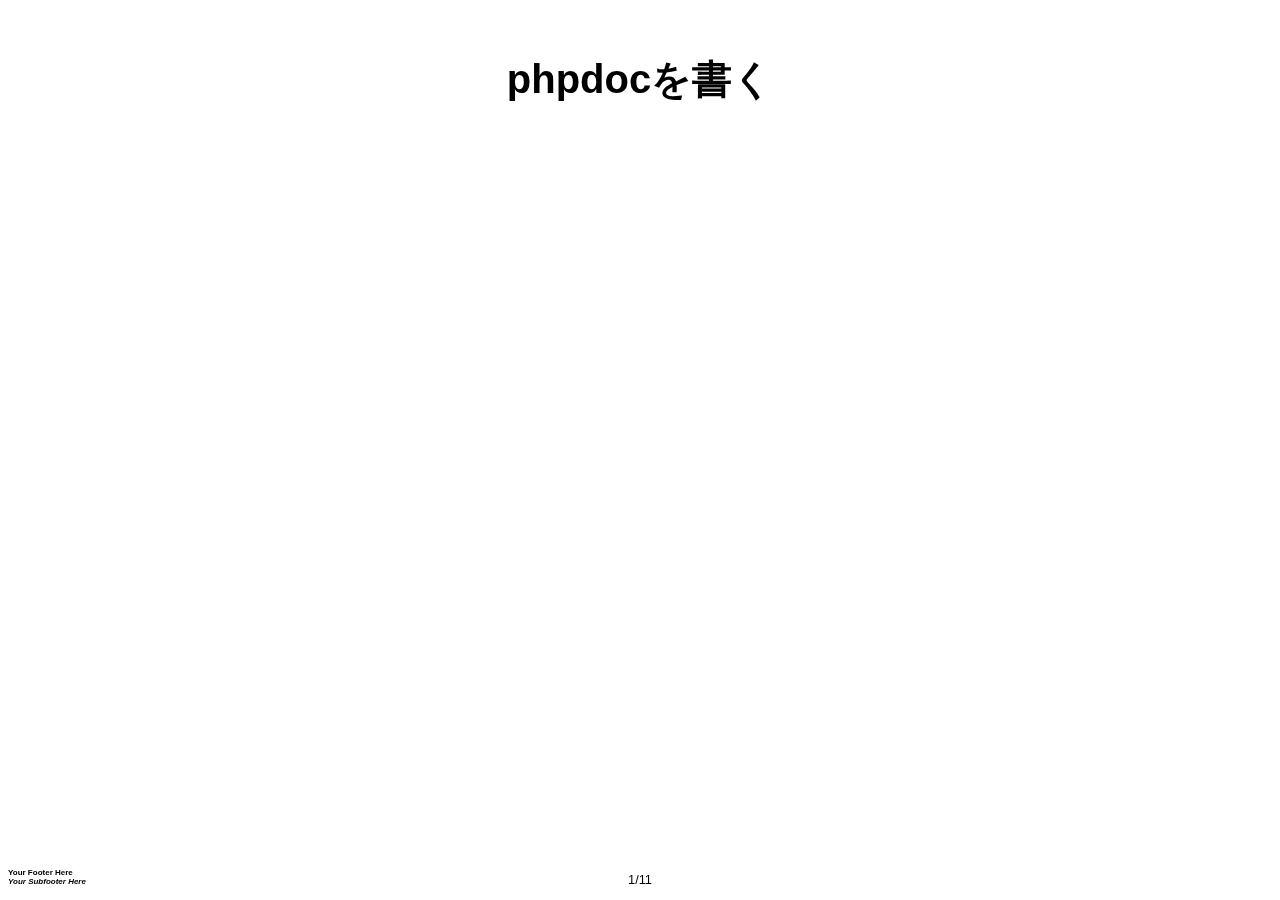
<file: bLt01/index.html>
<!DOCTYPE html>
<html>
<head>
   <meta http-equiv="content-type" content="text/html;charset=utf-8"> 
   <title>phpdocを書く</title>

<meta name="generator" content="Slide Show (S9) 2.0.1 on Ruby 1.9.3 (2012-11-10) [x86_64-darwin12.2.1]">
<meta name="author"    content="hoshina" >

<!-- helper/macro that lets you add (CSS3) gradient using headers
     see http://slideshow.rubyforge.org/themes.html
     
     -->

<!-- S6 style sheet links -->
<link rel="stylesheet" href="phpdoc.css" media="projection" id="styleProjection">
<link rel="stylesheet" href="s6/screen.css"         media="screen"     id="styleScreen">
<link rel="stylesheet" href="s6/print.css"          media="print">

<!-- S6 JS -->
<script src="s6/jquery.js"></script>
<script src="s6/jquery.slideshow.js"></script>
<script>
  $(document).ready( function() {
    Slideshow.init();
  } );

  
</script>

<!-- Better Browser Banner for Microsoft Internet Explorer (IE) -->
<!--[if IE]>
<script src="s6/jquery.microsoft.js"></script>
<![endif]-->



</head>
<body>

<div class="layout"> 
  <div id="header"></div>
  <div id="footer">
    <h1>Your Footer Here</h1>
    <h2>Your Subfooter Here</h2>
  </div>
</div>

<div class="presentation">
   
<div class='slide '>
<!-- === begin markdown block ===

      generated by markdown 1.1.1 on Ruby 1.9.3 (2012-11-10) [x86_64-darwin12.2.1]
                on 2013-07-04 18:05:28 +0900 with Markdown engine kramdown (1.0.2)
                  using options {}
  -->

<!-- _S9SLIDE_ -->
<h1 id="phpdoc">phpdocを書く</h1>


</div>
<div class='slide '>
<!-- _S9SLIDE_ -->
<h1 id="php">PHPは静的解析に向いた動的言語</h1>
<p>→入力時の補完が効かせやすい</p>

<p>　→入力効率の上昇・typoの抑制</p>

<p>　→コードを追いかけやすい</p>

<p>ランタイム時にしか決定できないような箇所でもドキュメントで補える</p>


</div>
<div class='slide '>
<!-- _S9SLIDE_ -->
<h1 id="section">ドキュメント|コメントに何を書くか</h1>
<ul>
  <li>コードだけではわからないこと
    <ul>
      <li>目的・背景</li>
      <li>他の要素との相互作用</li>
    </ul>
  </li>
  <li>説明してくれたほうが手っ取り早いもの
    <ul>
      <li>使用方法</li>
      <li>拡張方法</li>
    </ul>
  </li>
  <li>IDEの補完機能へのヒント</li>
</ul>

<p>etc</p>


</div>
<div class='slide '>
<!-- _S9SLIDE_ -->
<h1 id="phpdoc-1">phpdocで書ける要素</h1>
<p><a href="http://manual.phpdoc.org/HTMLSmartyConverter/HandS/phpDocumentor/tutorial_tags.pkg.html">http://manual.phpdoc.org/HTMLSmartyConverter/HandS/phpDocumentor/tutorial_tags.pkg.html</a></p>

<p>@abstract
@access
@author
@category
@copyright
@deprecated
@example
@final
@filesource
@global
@ignore
@internal
@license
@link
@method
@name
@package
@param
@property
@return
@see
@since
@static
@staticvar
@subpackage
@todo
@tutorial
@uses
@var
@version</p>


</div>
<div class='slide '>
<!-- _S9SLIDE_ -->
<h1 id="section-1">関数・メソッドの引数と返り値を指定する</h1>

<div class="CodeRay"><pre class="code">
<table class="CodeRay"><tr>
  <td class="line-numbers" title="double click to toggle" ondblclick="with (this.firstChild.style) { display = (display == '') ? 'none' : '' }"><pre><a href="#n1" name="n1">1</a>
<a href="#n2" name="n2">2</a>
<a href="#n3" name="n3">3</a>
<a href="#n4" name="n4">4</a>
<a href="#n5" name="n5">5</a>
<a href="#n6" name="n6">6</a>
<a href="#n7" name="n7">7</a>
<a href="#n8" name="n8">8</a>
<a href="#n9" name="n9">9</a>
<strong><a href="#n10" name="n10">10</a></strong>
<a href="#n11" name="n11">11</a>
<a href="#n12" name="n12">12</a>
<a href="#n13" name="n13">13</a>
<a href="#n14" name="n14">14</a>
<a href="#n15" name="n15">15</a>
<a href="#n16" name="n16">16</a>
</pre></td>
  <td class="code"><pre>
<span class="inline-delimiter">&lt;?php</span>
<span class="comment">/**
 * 関数の説明
 * @param int $int 引数1の説明
 * @param string $string 引数2の説明
 * @param array $array 引数3の説明
 * @param Object $object 引数4の説明
 * @param Object[] $objList 引数5の説明
 * @return Object[] 返り値の説明
 */</span>
<span class="keyword">function</span> <span class="function">hoge</span>(<span class="local-variable">$int</span>, <span class="local-variable">$string</span>, <span class="local-variable">$array</span>, <span class="local-variable">$object</span>, <span class="local-variable">$objList</span>){
        <span class="local-variable">$id</span> = <span class="local-variable">$object</span>-&gt;id; <span class="comment">//補完できる</span>
        <span class="local-variable">$id</span> = <span class="local-variable">$object</span>[<span class="integer">1</span>]-&gt;id; <span class="comment">//補完できる</span>
        <span class="keyword">return</span> <span class="local-variable">$objList</span>;
}
</pre></td>
</tr></table>
</pre></div>


</div>
<div class='slide '>
<!-- _S9SLIDE_ -->
<h1 id="section-2">型の表記に注意</h1>

<ul>
  <li>phpの型で書く
    <ul>
      <li>typeとかvarcharという型は存在しないよ</li>
    </ul>
  </li>
  <li>ネームスペースを考慮する
    <ul>
      <li>そのファイルのnamespaceに依存する</li>
      <li>Eclipceはフルパスじゃないと認識してくれない…
        <ul>
          <li>NetBeansかPhpStormにしよう</li>
        </ul>
      </li>
    </ul>
  </li>
</ul>


</div>
<div class='slide '>
<!-- _S9SLIDE_ -->
<h1 id="section-3">プロパティの中身を明示する</h1>

<div class="CodeRay"><pre class="code">
<table class="CodeRay"><tr>
  <td class="line-numbers" title="double click to toggle" ondblclick="with (this.firstChild.style) { display = (display == '') ? 'none' : '' }"><pre><a href="#n1" name="n1">1</a>
<a href="#n2" name="n2">2</a>
<a href="#n3" name="n3">3</a>
<a href="#n4" name="n4">4</a>
<a href="#n5" name="n5">5</a>
<a href="#n6" name="n6">6</a>
<a href="#n7" name="n7">7</a>
<a href="#n8" name="n8">8</a>
<a href="#n9" name="n9">9</a>
<strong><a href="#n10" name="n10">10</a></strong>
<a href="#n11" name="n11">11</a>
<a href="#n12" name="n12">12</a>
<a href="#n13" name="n13">13</a>
<a href="#n14" name="n14">14</a>
</pre></td>
  <td class="code"><pre>
<span class="inline-delimiter">&lt;?php</span>
<span class="keyword">class</span> <span class="class">Hoge</span> {
        <span class="comment">/** @var Object $object 変数の説明 **/</span>
        <span class="keyword">private</span> <span class="local-variable">$object</span>;

        <span class="keyword">public</span> <span class="keyword">function</span> <span class="function">setup</span>(){
                <span class="local-variable">$this</span>-&gt;<span class="predefined-type">object</span> = <span class="keyword">new</span> <span class="predefined-type">Object</span>();
        }

        <span class="keyword">public</span> <span class="keyword">function</span> <span class="function">getObjectId</span>(){
                <span class="keyword">return</span> <span class="local-variable">$this</span>-&gt;<span class="predefined-type">object</span>-&gt;id; <span class="comment">// 補完できる</span>
        }
}
</pre></td>
</tr></table>
</pre></div>


</div>
<div class='slide '>
<!-- _S9SLIDE_ -->
<h1 id="section-4">変数の中身を明示する</h1>

<div class="CodeRay"><pre class="code">
<table class="CodeRay"><tr>
  <td class="line-numbers" title="double click to toggle" ondblclick="with (this.firstChild.style) { display = (display == '') ? 'none' : '' }"><pre><a href="#n1" name="n1">1</a>
<a href="#n2" name="n2">2</a>
<a href="#n3" name="n3">3</a>
<a href="#n4" name="n4">4</a>
<a href="#n5" name="n5">5</a>
<a href="#n6" name="n6">6</a>
<a href="#n7" name="n7">7</a>
<a href="#n8" name="n8">8</a>
<a href="#n9" name="n9">9</a>
<strong><a href="#n10" name="n10">10</a></strong>
</pre></td>
  <td class="code"><pre>
<span class="inline-delimiter">&lt;?php</span>

<span class="keyword">function</span> <span class="function">hoge</span>(<span class="local-variable">$list</span>){
        <span class="comment">/** @var Object[] $list オブジェクトの配列 **/</span>
        <span class="local-variable">$list</span> = <span class="predefined">array_filter</span>(<span class="local-variable">$list</span>, <span class="keyword">function</span>(<span class="predefined-type">Object</span> <span class="local-variable">$item</span>){
                        <span class="keyword">return</span> <span class="local-variable">$item</span> !== <span class="predefined-constant">NULL</span>;
                });
        <span class="keyword">return</span> <span class="local-variable">$list</span>[<span class="integer">0</span>]-&gt;id; <span class="comment">//補完できる</span>
}
</pre></td>
</tr></table>
</pre></div>


</div>
<div class='slide '>
<!-- _S9SLIDE_ -->
<h1 id="section-5">[応用]実態のないプロパティ|メソッドの補完</h1>

<div class="CodeRay"><pre class="code">
<table class="CodeRay"><tr>
  <td class="line-numbers" title="double click to toggle" ondblclick="with (this.firstChild.style) { display = (display == '') ? 'none' : '' }"><pre><a href="#n1" name="n1">1</a>
<a href="#n2" name="n2">2</a>
<a href="#n3" name="n3">3</a>
<a href="#n4" name="n4">4</a>
<a href="#n5" name="n5">5</a>
<a href="#n6" name="n6">6</a>
<a href="#n7" name="n7">7</a>
<a href="#n8" name="n8">8</a>
<a href="#n9" name="n9">9</a>
<strong><a href="#n10" name="n10">10</a></strong>
<a href="#n11" name="n11">11</a>
<a href="#n12" name="n12">12</a>
<a href="#n13" name="n13">13</a>
<a href="#n14" name="n14">14</a>
</pre></td>
  <td class="code"><pre>
<span class="inline-delimiter">&lt;?php</span>

<span class="comment">/**
 * @property Object[] $objects プロパティの説明
 * @method Object getObject(int $id) メソッドの説明 
 */</span>
<span class="keyword">class</span> <span class="class">Hoge</span>{

}

<span class="local-variable">$tmp</span> = <span class="keyword">new</span> <span class="constant">Hoge</span>();
<span class="local-variable">$tmp</span>-&gt;objects[<span class="integer">1</span>]-&gt;id; <span class="comment">//補完できる</span>
<span class="local-variable">$tmp</span>-&gt;getObject(<span class="integer">1</span>); <span class="comment">//補完できる</span>
</pre></td>
</tr></table>
</pre></div>


</div>
<div class='slide '>
<!-- _S9SLIDE_ -->
<h1 id="section-6">[応用]関連するメソッド等を明示する</h1>

<div class="CodeRay"><pre class="code">
<table class="CodeRay"><tr>
  <td class="line-numbers" title="double click to toggle" ondblclick="with (this.firstChild.style) { display = (display == '') ? 'none' : '' }"><pre><a href="#n1" name="n1">1</a>
<a href="#n2" name="n2">2</a>
<a href="#n3" name="n3">3</a>
<a href="#n4" name="n4">4</a>
<a href="#n5" name="n5">5</a>
<a href="#n6" name="n6">6</a>
<a href="#n7" name="n7">7</a>
<a href="#n8" name="n8">8</a>
<a href="#n9" name="n9">9</a>
<strong><a href="#n10" name="n10">10</a></strong>
<a href="#n11" name="n11">11</a>
<a href="#n12" name="n12">12</a>
<a href="#n13" name="n13">13</a>
<a href="#n14" name="n14">14</a>
<a href="#n15" name="n15">15</a>
<a href="#n16" name="n16">16</a>
<a href="#n17" name="n17">17</a>
<a href="#n18" name="n18">18</a>
<a href="#n19" name="n19">19</a>
</pre></td>
  <td class="code"><pre>
<span class="inline-delimiter">&lt;?php</span>

<span class="keyword">class</span> <span class="class">Hoge</span>{
        <span class="comment">/**
         * メソッドの説明
         * @see Fuga::f()
         */</span>
        <span class="keyword">static</span> <span class="keyword">public</span> <span class="keyword">function</span> <span class="function">f</span>(){
                <span class="local-variable">$fuga</span> = <span class="keyword">new</span> <span class="constant">Fuga</span>;
                <span class="keyword">return</span> <span class="local-variable">$fuga</span>-&gt;f();
        }
}

<span class="keyword">class</span> <span class="class">Fuga</span>{
        <span class="keyword">static</span> <span class="keyword">public</span> <span class="keyword">function</span> <span class="function">f</span>(){
                <span class="keyword">return</span> <span class="integer">1</span>;
        }
}
</pre></td>
</tr></table>
</pre></div>


</div>
<div class='slide '>
<!-- _S9SLIDE_ -->
<h1 id="section-7">おしまい</h1>
<!-- === end markdown block === -->
</div>


</div><!-- presentation -->
</body>
</html>
</file>
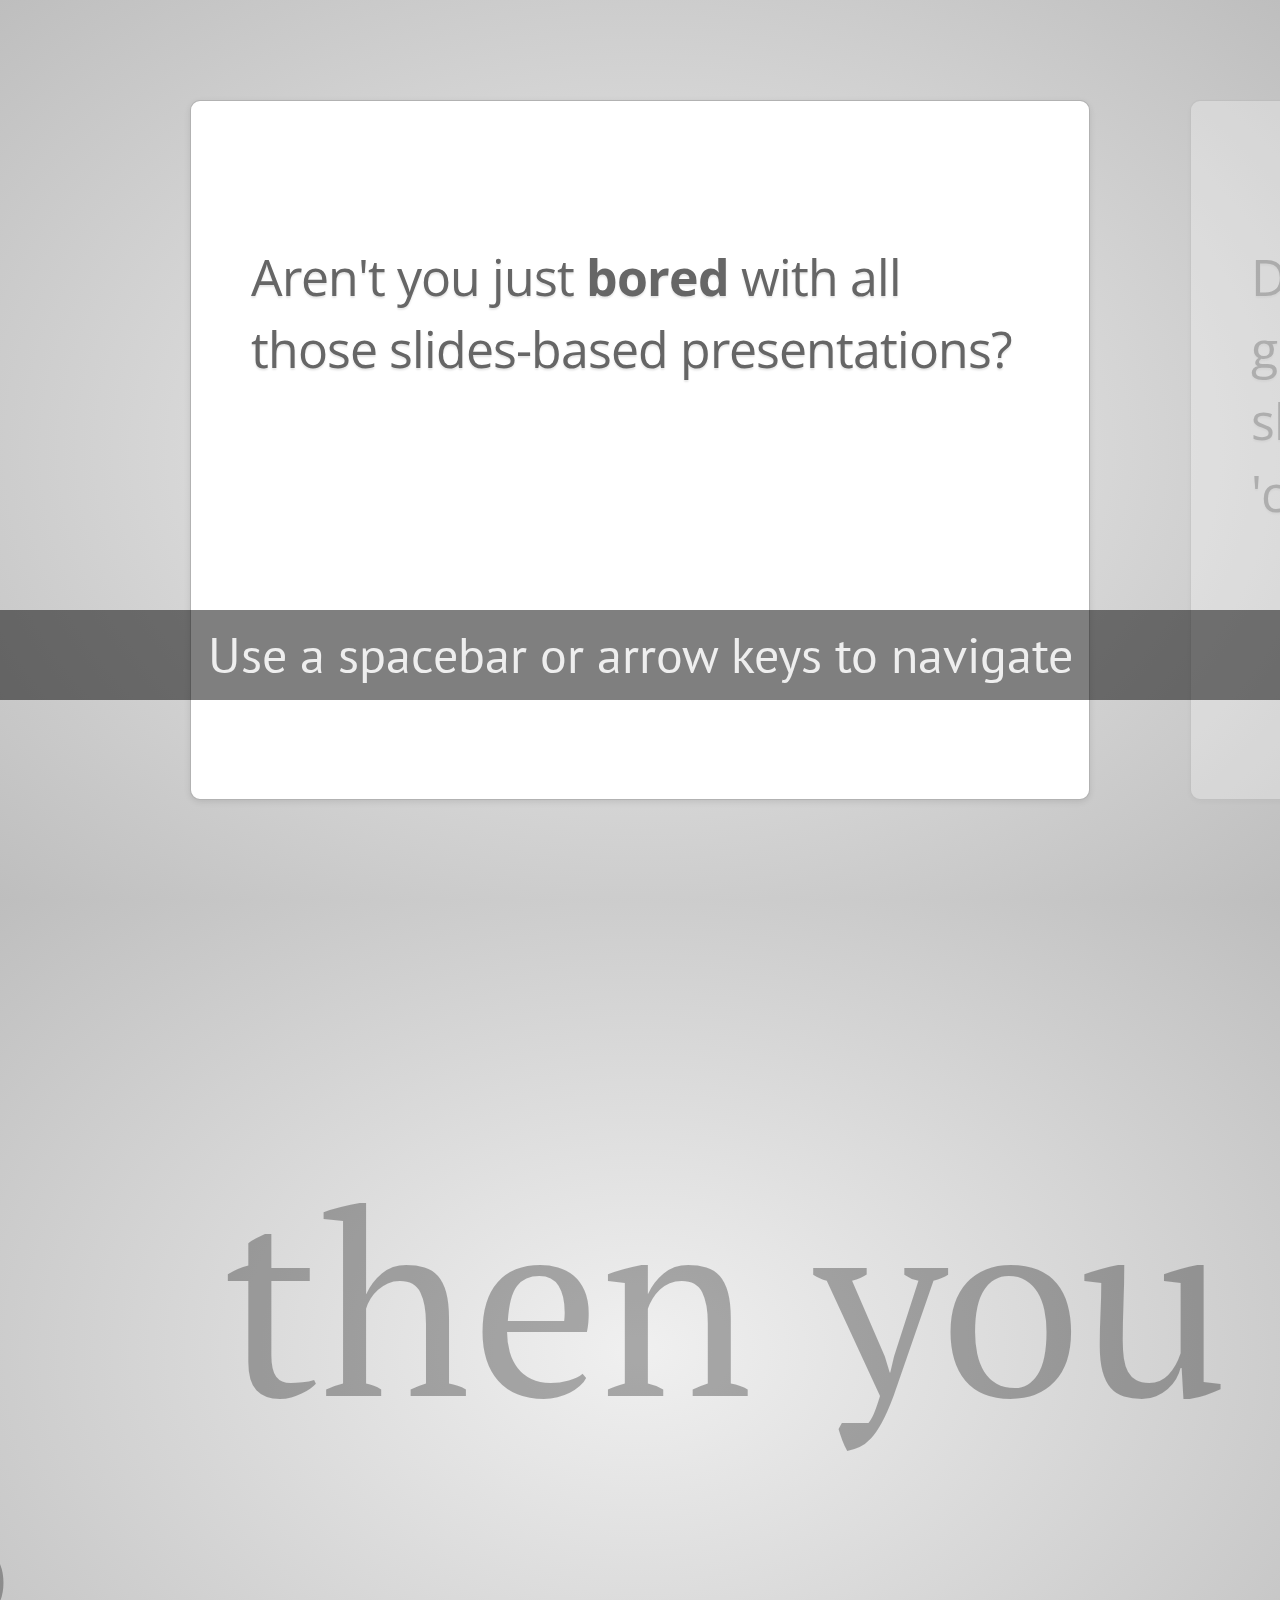
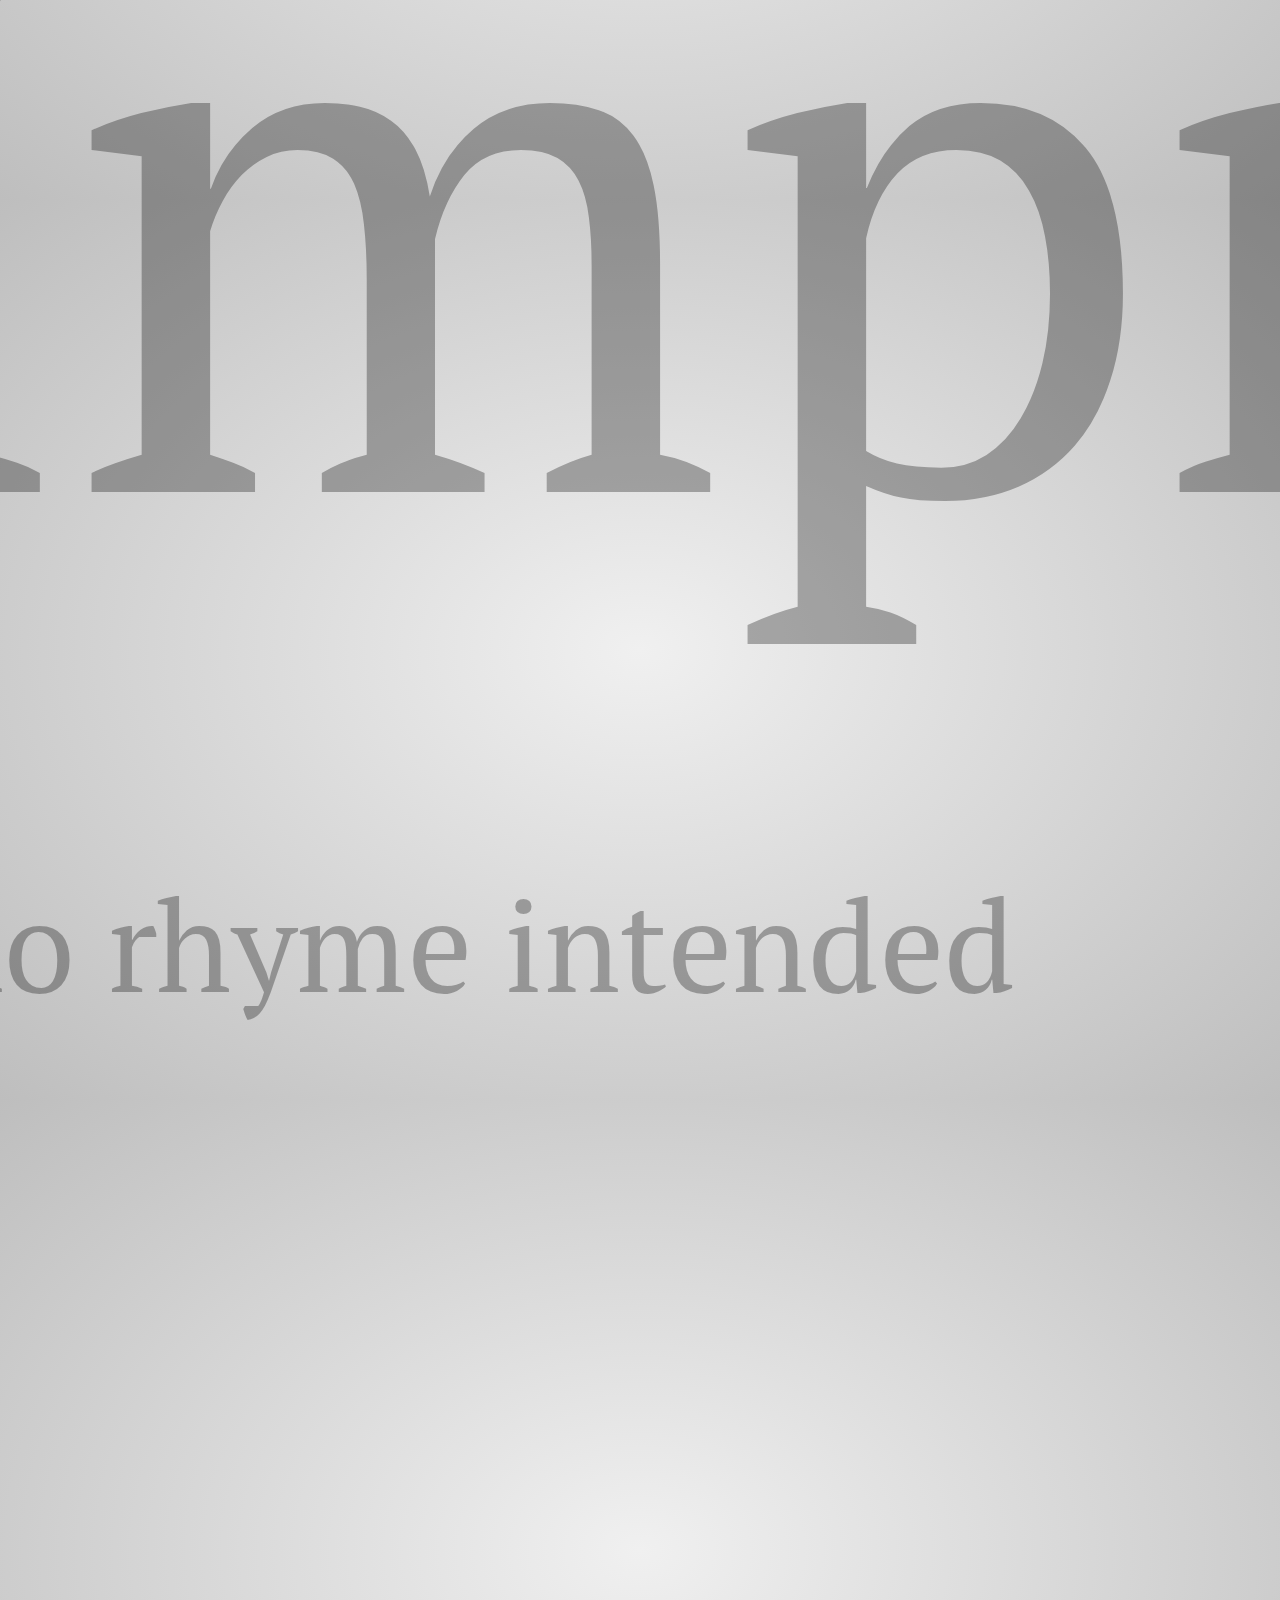
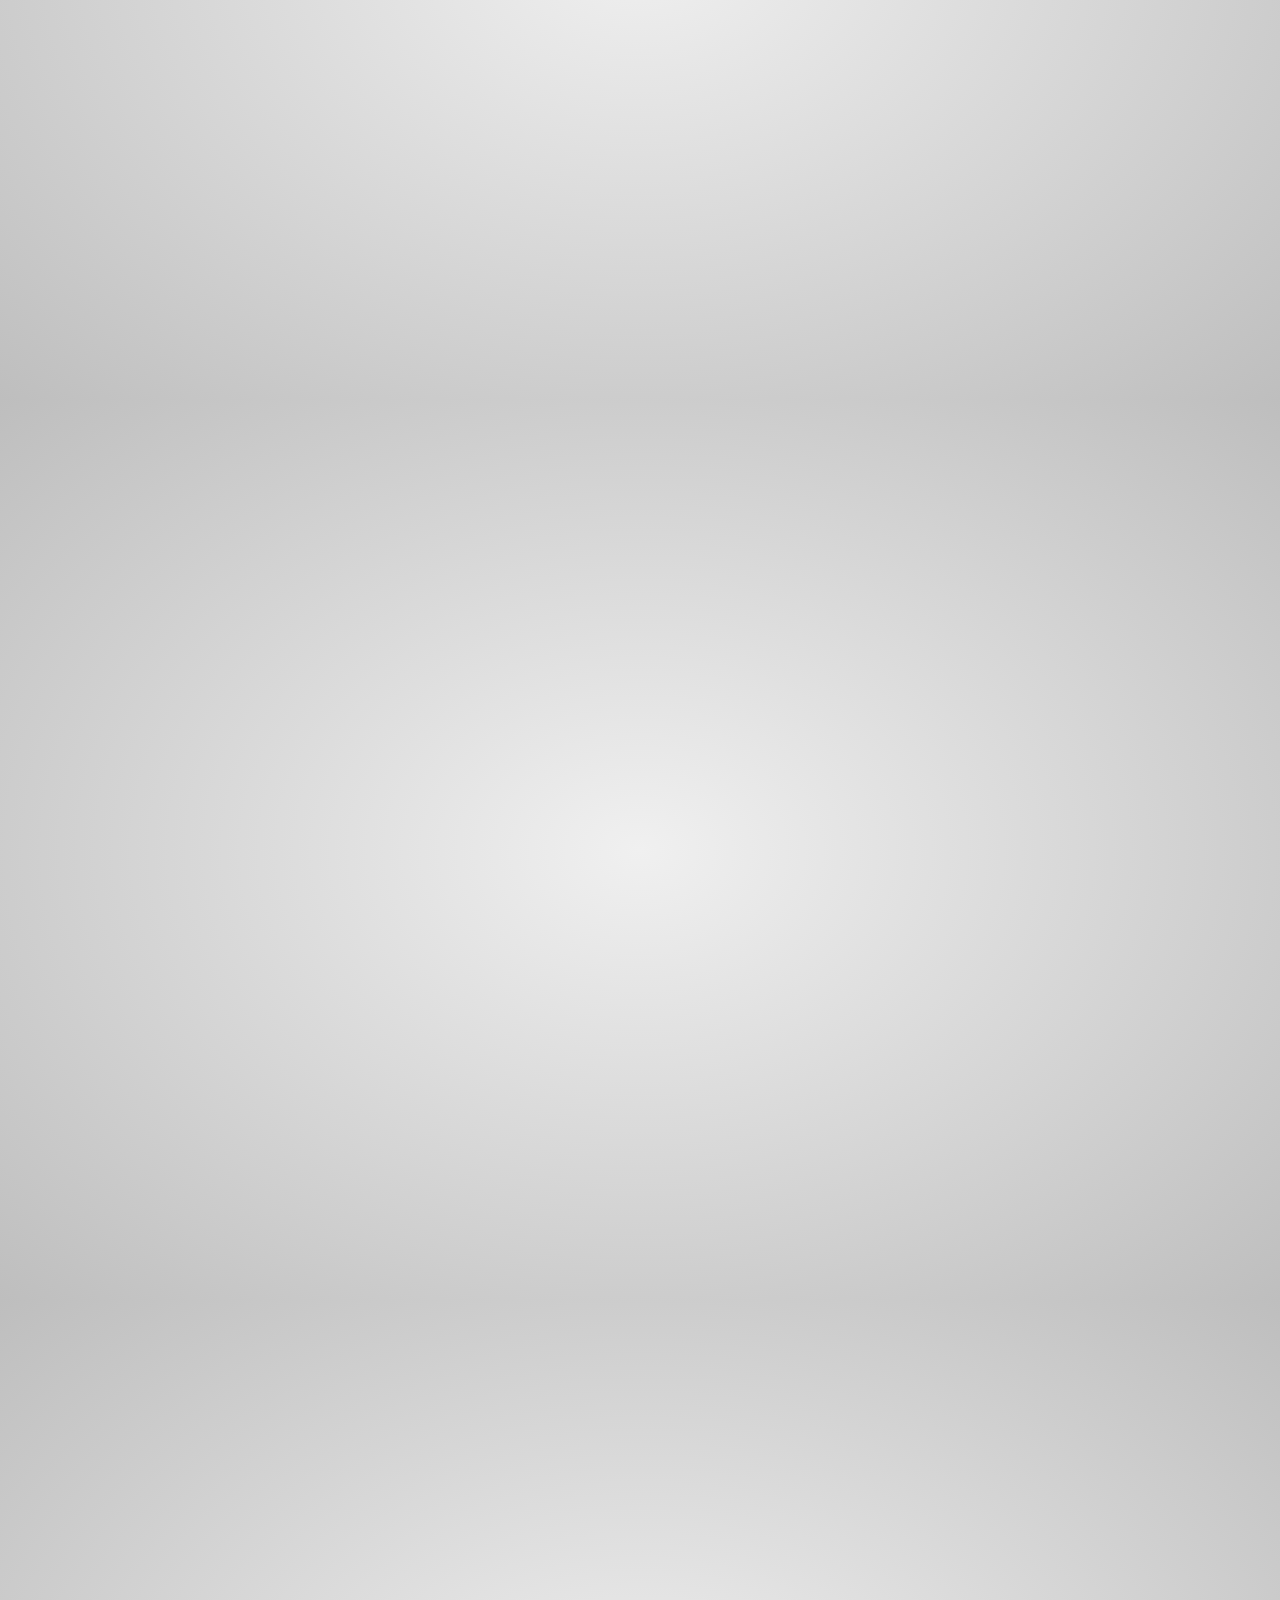
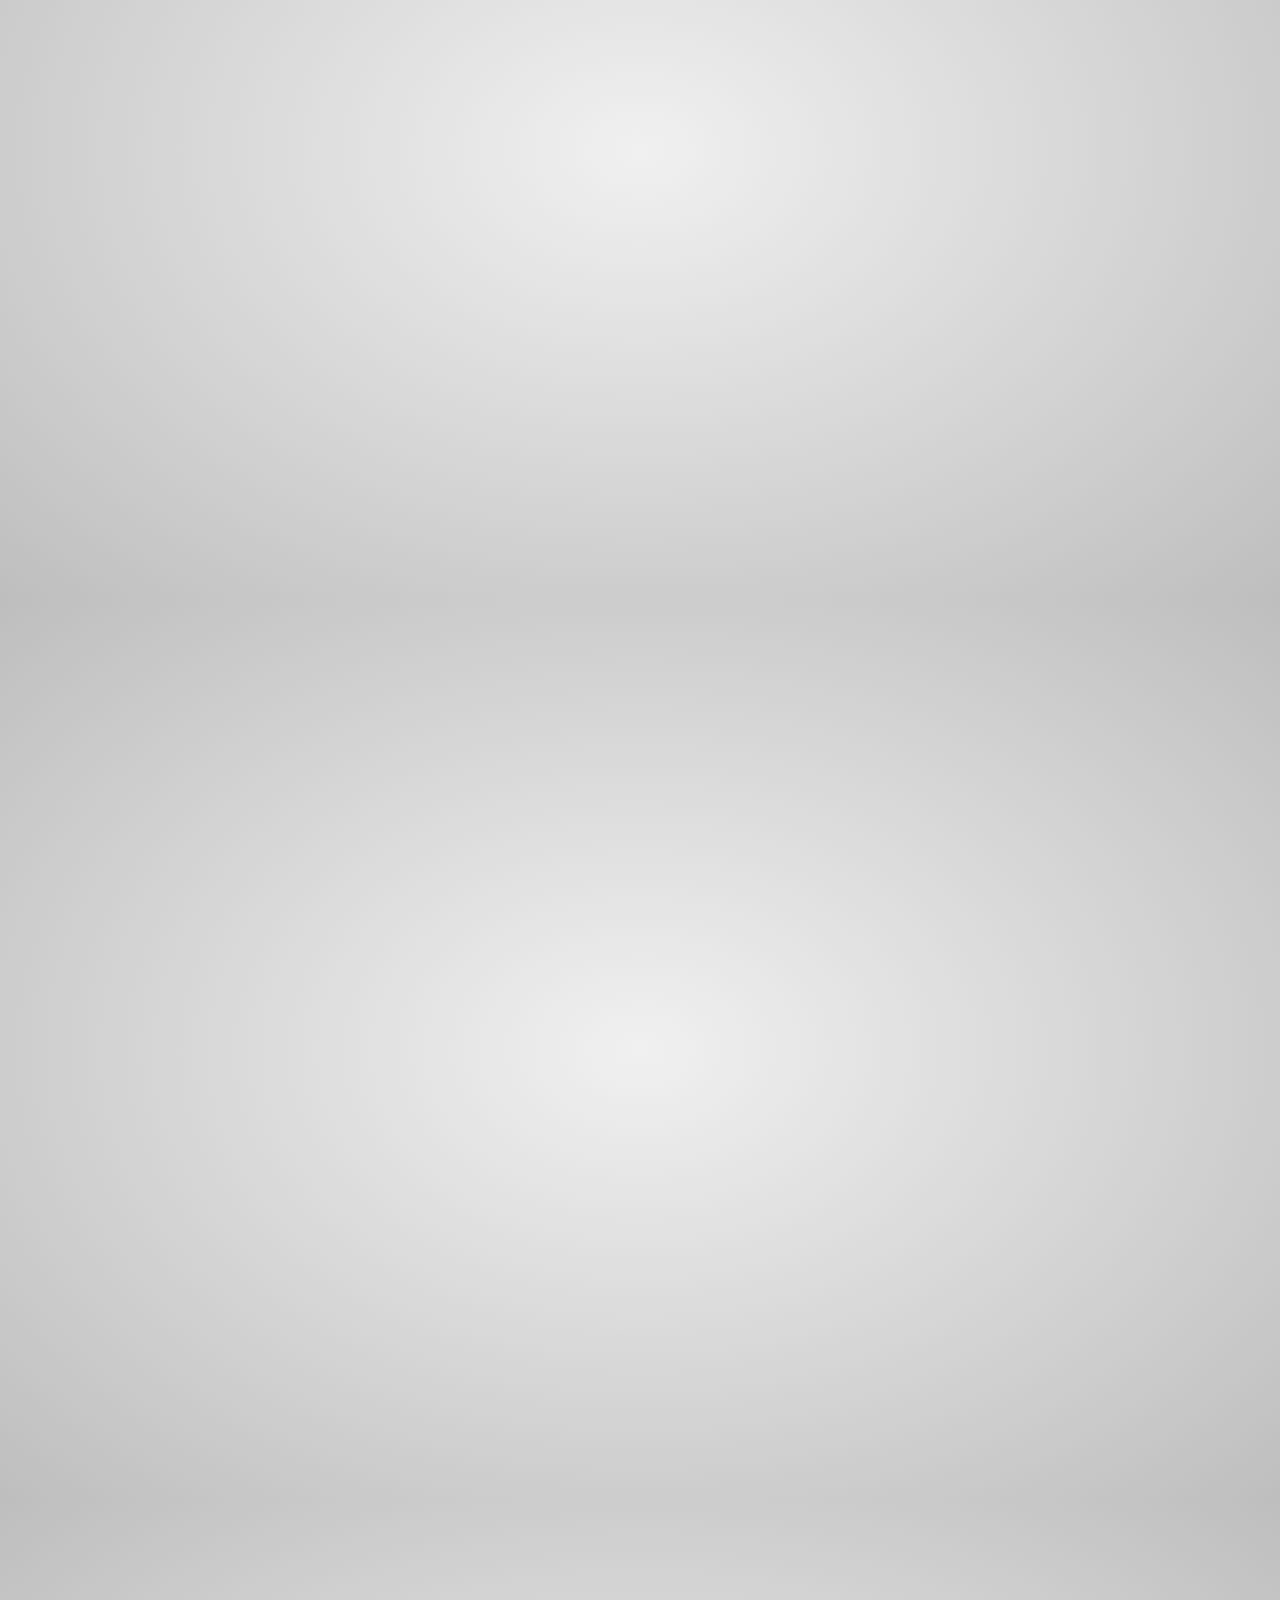
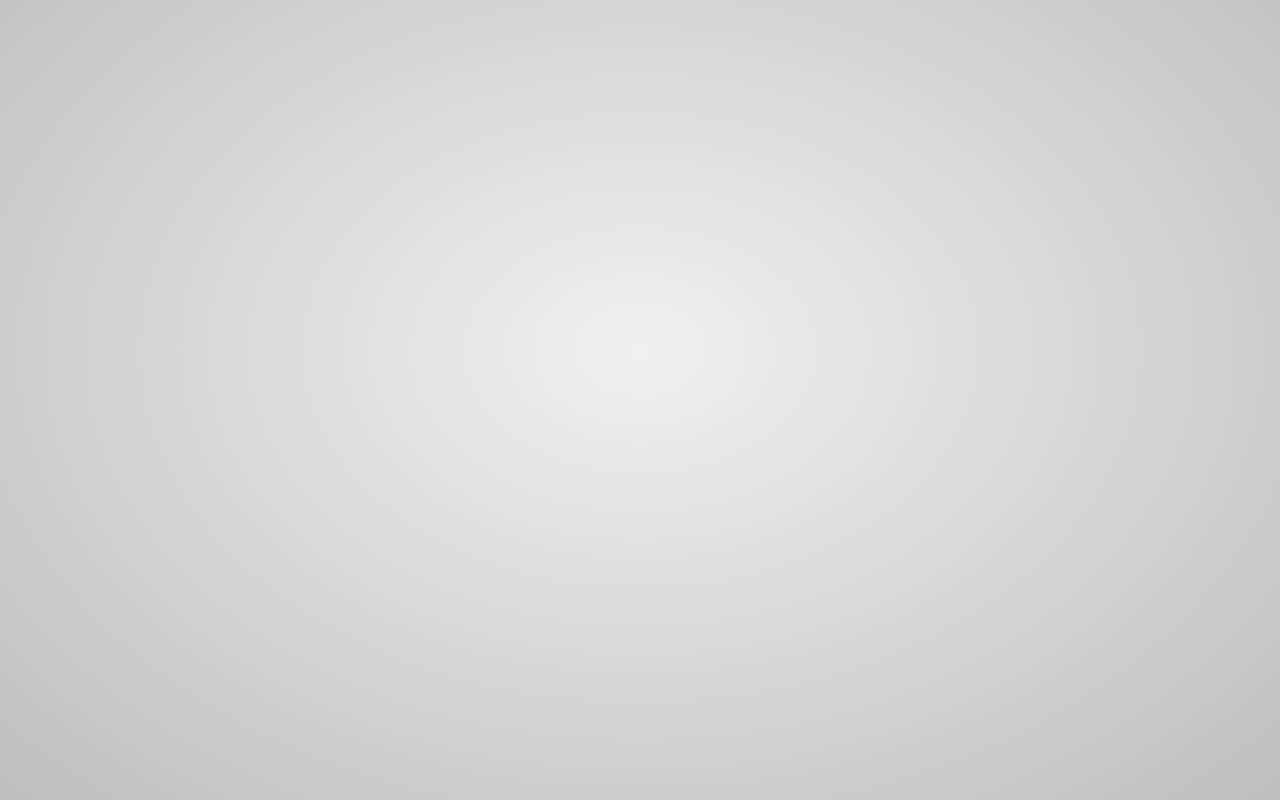
<file: aStudy01/impress/index.html>
<!doctype html>

<!--

    Welcome to the light side of the source, young padawan.

    One step closer to learn something interesting you are...

                               ____                  
                            _.' :  `._               
                        .-.'`.  ;   .'`.-.           
               __      / : ___\ ;  /___ ; \      __  
             ,'_ ""=-.:__;".-.";: :".-.":__;.-="" _`,
             :' `.t""=-.. '<@.`;_  ',@:` ..-=""j.' `;
                  `:-.._J '-.-'L__ `-.-' L_..-;'     
                    "-.__ ;  .-"  "-.  : __.-"       
                        L ' /.======.\ ' J           
                         "-.   "__"   .-"            
                        __.l"-:_JL_;-";.__           
                     .-j/'.;  ;""""  / .'\"-.        
                   .' /:`. "-.:     .-" .';  `.      
                .-"  / ;  "-. "-..-" .-"  :    "-.   
             .+"-.  : :      "-.__.-"      ;-._   \  
             ; \  `.; ;                    : : "+. ; 
             :  ;   ; ;                    : ;  : \: 
             ;  :   ; :                    ;:   ;  : 
            : \  ;  :  ;                  : ;  /  :: 
            ;  ; :   ; :                  ;   :   ;: 
            :  :  ;  :  ;                : :  ;  : ; 
            ;\    :   ; :                ; ;     ; ; 
            : `."-;   :  ;              :  ;    /  ; 
             ;    -:   ; :              ;  : .-"   : 
             :\     \  :  ;            : \.-"      : 
              ;`.    \  ; :            ;.'_..-=  / ; 
              :  "-.  "-:  ;          :/."      .'  :
               \         \ :          ;/  __        :
                \       .-`.\        /t-""  ":-+.   :
                 `.  .-"    `l    __/ /`. :  ; ; \  ;
                   \   .-" .-"-.-"  .' .'j \  /   ;/ 
                    \ / .-"   /.     .'.' ;_:'    ;  
                     :-""-.`./-.'     /    `.___.'   
                           \ `t  ._  /               
                            "-.t-._:'                

-->

<!--
    
    So you'd like to know how to use impress.js?
    
    You've made the first, very important step - you're reading the source code.
    And that's how impress.js presentations are built - with HTML and CSS code.
    
    Believe me, you need quite decent HTML and CSS skills to be able to use impress.js effectively.
    And what is even more important, you need to be a designer, too, because there are no default
    styles for impress.js presentations, there is no default or automatic layout for them.
    
    You need to design and build it by hand.
    
    So...
    
    Would you still like to know how to use impress.js?
    
-->

<html lang="en">
<head>
    <meta charset="utf-8" />
    <meta name="viewport" content="width=1024" />
    <meta name="apple-mobile-web-app-capable" content="yes" />
    <title>impress.js | presentation tool based on the power of CSS3 transforms and transitions in modern browsers | by Bartek Szopka @bartaz</title>
    
    <meta name="description" content="impress.js is a presentation tool based on the power of CSS3 transforms and transitions in modern browsers and inspired by the idea behind prezi.com." />
    <meta name="author" content="Bartek Szopka" />

    <link href="http://fonts.googleapis.com/css?family=Open+Sans:regular,semibold,italic,italicsemibold|PT+Sans:400,700,400italic,700italic|PT+Serif:400,700,400italic,700italic" rel="stylesheet" />

    <!--
        
        Impress.js doesn't depend on any external stylesheet. Script adds all styles it needs for
        presentation to work.
        
        This style below contains styles only for demo presentation. Browse it to see how impress.js
        classes are used to style presentation steps, or how to apply fallback styles, but I don't want
        you to use them directly in your presentation.
        
        Be creative, build your own. We don't really want all impress.js presentations to look the same,
        do we?
        
        When creating your own presentation get rid of this file. Start from scratch, it's fun!
        
    -->
    <link href="css/impress-demo.css" rel="stylesheet" />
    
    <link rel="shortcut icon" href="favicon.png" />
    <link rel="apple-touch-icon" href="apple-touch-icon.png" />
</head>

<!--
    
    Body element is used by impress.js to set some useful class names, that will allow you to detect
    the support and state of the presentation in CSS or other scripts.
    
    First very useful class name is `impress-not-supported`. This class means, that browser doesn't
    support features required by impress.js, so you should apply some fallback styles in your CSS.
    It's not necessary to add it manually on this element. If the script detects that browser is not
    good enough it will add this class, but keeping it in HTML means that users without JavaScript
    will also get fallback styles.
    
    When impress.js script detects that browser supports all required features, this class name will
    be removed.
    
    The class name on body element also depends on currently active presentation step. More details about
    it can be found later, when `hint` element is being described.
    
-->
<body class="impress-not-supported">

<!--
    For example this fallback message is only visible when there is `impress-not-supported` class on body.
-->
<div class="fallback-message">
    <p>Your browser <b>doesn't support the features required</b> by impress.js, so you are presented with a simplified version of this presentation.</p>
    <p>For the best experience please use the latest <b>Chrome</b>, <b>Safari</b> or <b>Firefox</b> browser.</p>
</div>

<!--
    
    Now that's the core element used by impress.js.
    
    That's the wrapper for your presentation steps. In this element all the impress.js magic happens.
    It doesn't have to be a `<div>`. Only `id` is important here as that's how the script find it.
    
    You probably won't need it now, but there are some configuration options that can be set on this element.
    
    To change the duration of the transition between slides use `data-transition-duration="2000"` giving it
    a number of ms. It defaults to 1000 (1s).
    
    You can also control the perspective with `data-perspective="500"` giving it a number of pixels.
    It defaults to 1000. You can set it to 0 if you don't want any 3D effects.
    If you are willing to change this value make sure you understand how CSS perspective works:
    https://developer.mozilla.org/en/CSS/perspective
    
    But as I said, you won't need it for now, so don't worry - there are some simple but interesing things
    right around the corner of this tag ;)
    
-->
<div id="impress">

    <!--
        
        Here is where interesting thing start to happen.
        
        Each step of the presentation should be an element inside the `#impress` with a class name
        of `step`. These step elements are positioned, rotated and scaled by impress.js, and
        the 'camera' shows them on each step of the presentation.
        
        Positioning information is passed through data attributes.
        
        In the example below we only specify x and y position of the step element with `data-x="-1000"`
        and `data-y="-1500` attributes. This means that **the center** of the element (yes, the center)
        will be positioned in point x = -1000px and y = -1500px of the presentation 'canvas'.
        
        It will not be rotated or scaled.
        
    -->
    <div id="bored" class="step slide" data-x="-1000" data-y="-1500">
        <q>Aren't you just <b>bored</b> with all those slides-based presentations?</q>
    </div>

    <!--
        
        The `id` attribute of the step element is used to identify it in the URL, but it's optional.
        If it is not defined, it will get a default value of `step-N` where N is a number of slide.
        
        So in the example below it'll be `step-2`.
        
        The hash part of the url when this step is active will be `#/step-2`.
        
        You can also use `#step-2` in a link, to point directly to this particular step.
        
        Please note, that while `#/step-2` (with slash) would also work in a link it's not recommended.
        Using classic `id`-based links like `#step-2` makes these links usable also in fallback mode.
        
    -->
    <div class="step slide" data-x="0" data-y="-1500">
        <q>Don't you think that presentations given <strong>in modern browsers</strong> shouldn't <strong>copy the limits</strong> of 'classic' slide decks?</q>
    </div>

    <div class="step slide" data-x="1000" data-y="-1500">
        <q>Would you like to <strong>impress your audience</strong> with <strong>stunning visualization</strong> of your talk?</q>
    </div>

    <!--
        
        This is an example of step element being scaled.
        
        Again, we use a `data-` attribute, this time it's `data-scale="4"`, so it means that this
        element will be 4 times larger than the others.
        From presentation and transitions point of view it means, that it will have to be scaled
        down (4 times) to make it back to it's correct size.
        
    -->
    <div id="title" class="step" data-x="0" data-y="0" data-scale="4">
        <span class="try">then you should try</span>
        <h1>impress.js<sup>*</sup></h1>
        <span class="footnote"><sup>*</sup> no rhyme intended</span>
    </div>

    <!--
        
        This element introduces rotation.
        
        Notation shouldn't be a surprise. We use `data-rotate="90"` attribute, meaning that this
        element should be rotated by 90 degrees clockwise.
        
    -->
    <div id="its" class="step" data-x="850" data-y="3000" data-rotate="90" data-scale="5">
        <p>It's a <strong>presentation tool</strong> <br/>
        inspired by the idea behind <a href="http://prezi.com">prezi.com</a> <br/>
        and based on the <strong>power of CSS3 transforms and transitions</strong> in modern browsers.</p>
    </div>

    <div id="big" class="step" data-x="3500" data-y="2100" data-rotate="180" data-scale="6">
        <p>visualize your <b>big</b> <span class="thoughts">thoughts</span></p>
    </div>

    <!--
        
        And now it gets really exiting! We move into third dimension!
        
        Along with `data-x` and `data-y`, you can define the position on third (Z) axis, with
        `data-z`. In the example below we use `data-z="-3000"` meaning that element should be
        positioned far away from us (by 3000px).
        
    -->
    <div id="tiny" class="step" data-x="2825" data-y="2325" data-z="-3000" data-rotate="300" data-scale="1">
        <p>and <b>tiny</b> ideas</p>
    </div>

    <!--
        
        This step here doesn't introduce anything new when it comes to data attributes, but you
        should notice in the demo that some words of this text are being animated.
        It's a very basic CSS transition that is applied to the elements when this step element is
        reached.
        
        At the very beginning of the presentation all step elements are given the class of `future`.
        It means that they haven't been visited yet.
        
        When the presentation moves to given step `future` is changed to `present` class name.
        That's how animation on this step works - text moves when the step has `present` class.
        
        Finally when the step is left the `present` class is removed from the element and `past`
        class is added.
        
        So basically every step element has one of three classes: `future`, `present` and `past`.
        Only one current step has the `present` class.
        
    -->
    <div id="ing" class="step" data-x="3500" data-y="-850" data-rotate="270" data-scale="6">
        <p>by <b class="positioning">positioning</b>, <b class="rotating">rotating</b> and <b class="scaling">scaling</b> them on an infinite canvas</p>
    </div>

    <div id="imagination" class="step" data-x="6700" data-y="-300" data-scale="6">
        <p>the only <b>limit</b> is your <b class="imagination">imagination</b></p>
    </div>

    <div id="source" class="step" data-x="6300" data-y="2000" data-rotate="20" data-scale="4">
        <p>want to know more?</p>
        <q><a href="http://github.com/bartaz/impress.js">use the source</a>, Luke!</q>
    </div>

    <div id="one-more-thing" class="step" data-x="6000" data-y="4000" data-scale="2">
        <p>one more thing...</p>
    </div>

    <!--
        
        And the last one shows full power and flexibility of impress.js.
        
        You can not only position element in 3D, but also rotate it around any axis.
        So this one here will get rotated by -40 degrees (40 degrees anticlockwise) around X axis and
        10 degrees (clockwise) around Y axis.
        
        You can of course rotate it around Z axis with `data-rotate-z` - it has exactly the same effect
        as `data-rotate` (these two are basically aliases).
        
    -->
    <div id="its-in-3d" class="step" data-x="6200" data-y="4300" data-z="-100" data-rotate-x="-40" data-rotate-y="10" data-scale="2">
        <p><span class="have">have</span> <span class="you">you</span> <span class="noticed">noticed</span> <span class="its">it's</span> <span class="in">in</span> <b>3D<sup>*</sup></b>?</p>
        <span class="footnote">* beat that, prezi ;)</span>
    </div>

    <!--
        
        So to make a summary of all the possible attributes used to position presentation steps, we have:
        
        * `data-x`, `data-y`, `data-z` - they define the position of **the center** of step element on
            the canvas in pixels; their default value is 0;
        * `data-rotate-x`, `data-rotate-y`, 'data-rotate-z`, `data-rotate` - they define the rotation of
            the element around given axis in degrees; their default value is 0; `data-rotate` and `data-rotate-z`
            are exactly the same;
        * `data-scale` - defines the scale of step element; default value is 1
        
        These values are used by impress.js in CSS transformation functions, so for more information consult
        CSS transfrom docs: https://developer.mozilla.org/en/CSS/transform
        
    -->
    <div id="overview" class="step" data-x="3000" data-y="1500" data-scale="10">
    </div>

</div>

<!--
    
    Hint is not related to impress.js in any way.
    
    But it can show you how to use impress.js features in creative way.
    
    When the presentation step is shown (selected) its element gets the class of "active" and the body element
    gets the class based on active step id `impress-on-ID` (where ID is the step's id)... It may not be
    so clear because of all these "ids" in previous sentence, so for example when the first step (the one with
    the id of `bored`) is active, body element gets a class of `impress-on-bored`.
    
    This class is used by this hint below. Check CSS file to see how it's shown with delayed CSS animation when
    the first step of presentation is visible for a couple of seconds.
    
    ...
    
    And when it comes to this piece of JavaScript below ... kids, don't do this at home ;)
    It's just a quick and dirty workaround to get different hint text for touch devices.
    In a real world it should be at least placed in separate JS file ... and the touch content should be
    probably just hidden somewhere in HTML - not hard-coded in the script.
    
    Just sayin' ;)
    
-->
<div class="hint">
    <p>Use a spacebar or arrow keys to navigate</p>
</div>
<script>
if ("ontouchstart" in document.documentElement) { 
    document.querySelector(".hint").innerHTML = "<p>Tap on the left or right to navigate</p>";
}
</script>

<!--
    
    Last, but not least.
    
    To make all described above really work, you need to include impress.js in the page.
    I strongly encourage to minify it first.
    
    In here I just include full source of the script to make it more readable.
    
    You also need to call a `impress().init()` function to initialize impress.js presentation.
    And you should do it in the end of your document. Not only because it's a good practice, but also
    because it should be done when the whole document is ready.
    Of course you can wrap it in any kind of "DOM ready" event, but I was too lazy to do so ;)
    
-->
<script src="js/impress.js"></script>
<script>impress().init();</script>

<!--
    
    The `impress()` function also gives you access to the API that controls the presentation.
    
    Just store the result of the call:
    
        var api = impress();
    
    and you will get three functions you can call:
    
        `api.init()` - initializes the presentation,
        `api.next()` - moves to next step of the presentation,
        `api.prev()` - moves to previous step of the presentation,
        `api.goto( idx | id | element, [duration] )` - moves the presentation to the step given by its index number
                id or the DOM element; second parameter can be used to define duration of the transition in ms,
                but it's optional - if not provided default transition duration for the presentation will be used.
    
    You can also simply call `impress()` again to get the API, so `impress().next()` is also allowed.
    Don't worry, it wont initialize the presentation again.
    
    For some example uses of this API check the last part of the source of impress.js where the API
    is used in event handlers.
    
-->

</body>
</html>

<!--
    
    Now you know more or less everything you need to build your first impress.js presentation, but before
    you start...
    
    Oh, you've already cloned the code from GitHub?
    
    You have it open in text editor?
    
    Stop right there!
    
    That's not how you create awesome presentations. This is only a code. Implementation of the idea that
    first needs to grow in your mind.
    
    So if you want to build great presentation take a pencil and piece of paper. And turn off the computer.
    
    Sketch, draw and write. Brainstorm your ideas on a paper. Try to build a mind-map of what you'd like
    to present. It will get you closer and closer to the layout you'll build later with impress.js.
    
    Get back to the code only when you have your presentation ready on a paper. It doesn't make sense to do
    it earlier, because you'll only waste your time fighting with positioning of useless points.
    
    If you think I'm crazy, please put your hands on a book called "Presentation Zen". It's all about 
    creating awesome and engaging presentations.
    
    Think about it. 'Cause impress.js may not help you, if you have nothing interesting to say.
    
-->

<!--
    
    Are you still reading this?
    
    For real?
    
    I'm impressed! Feel free to let me know that you got that far (I'm @bartaz on Twitter), 'cause I'd like
    to congratulate you personally :)
    
    But you don't have to do it now. Take my advice and take some time off. Make yourself a cup of coffee, tea,
    or anything you like to drink. And raise a glass for me ;)
    
    Cheers!
    
-->
</file>
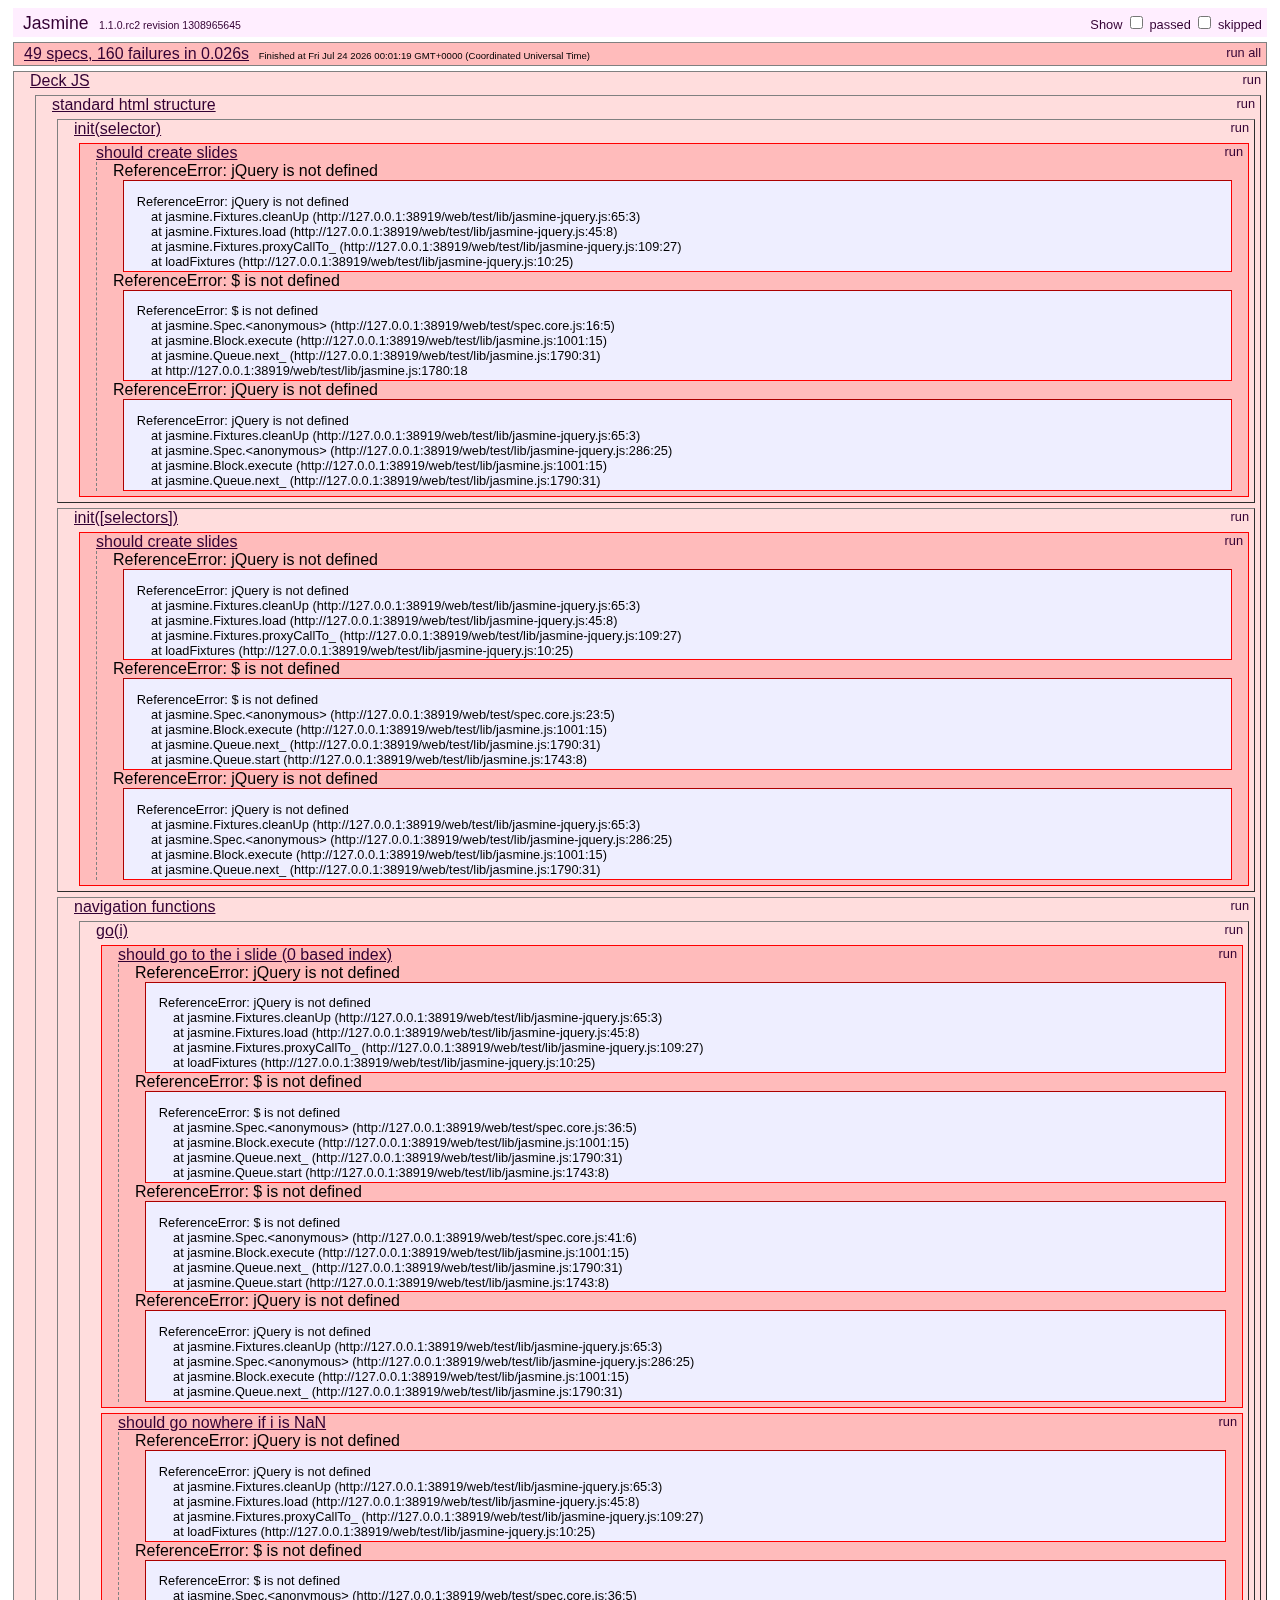
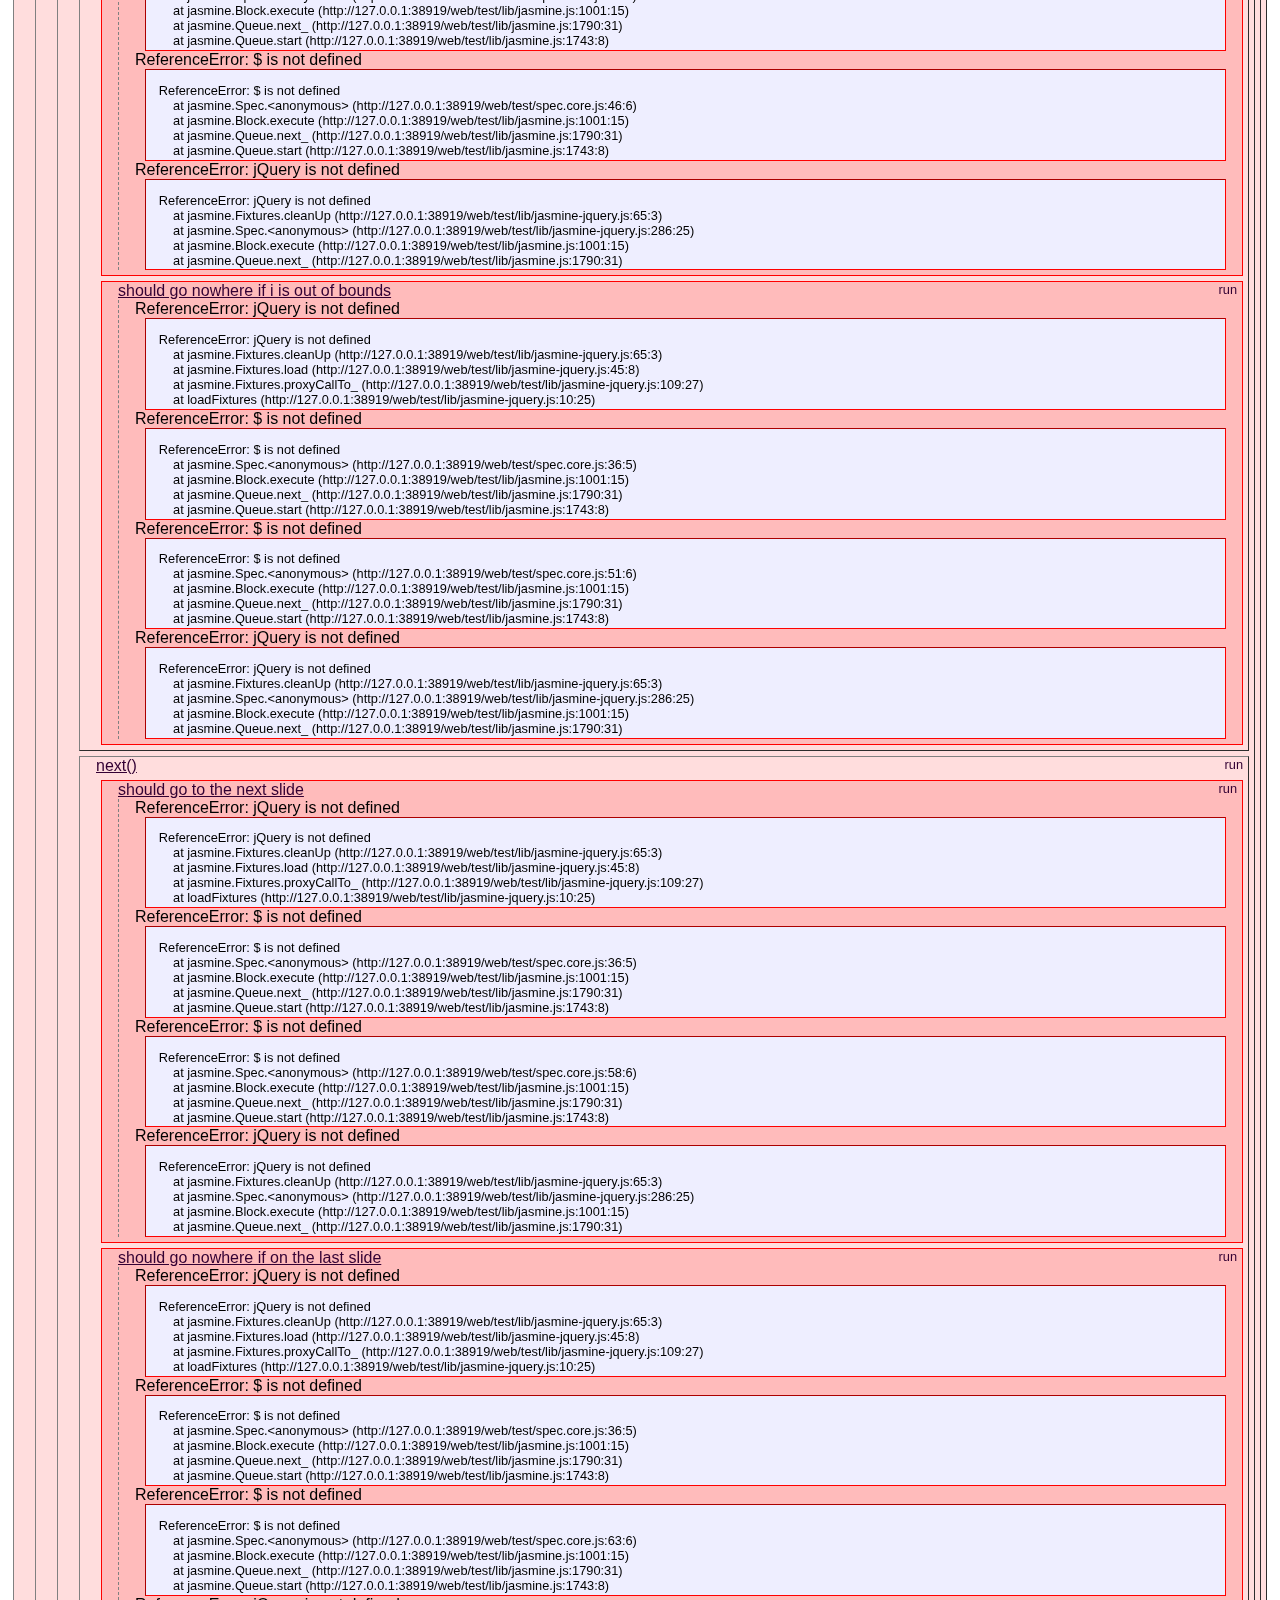
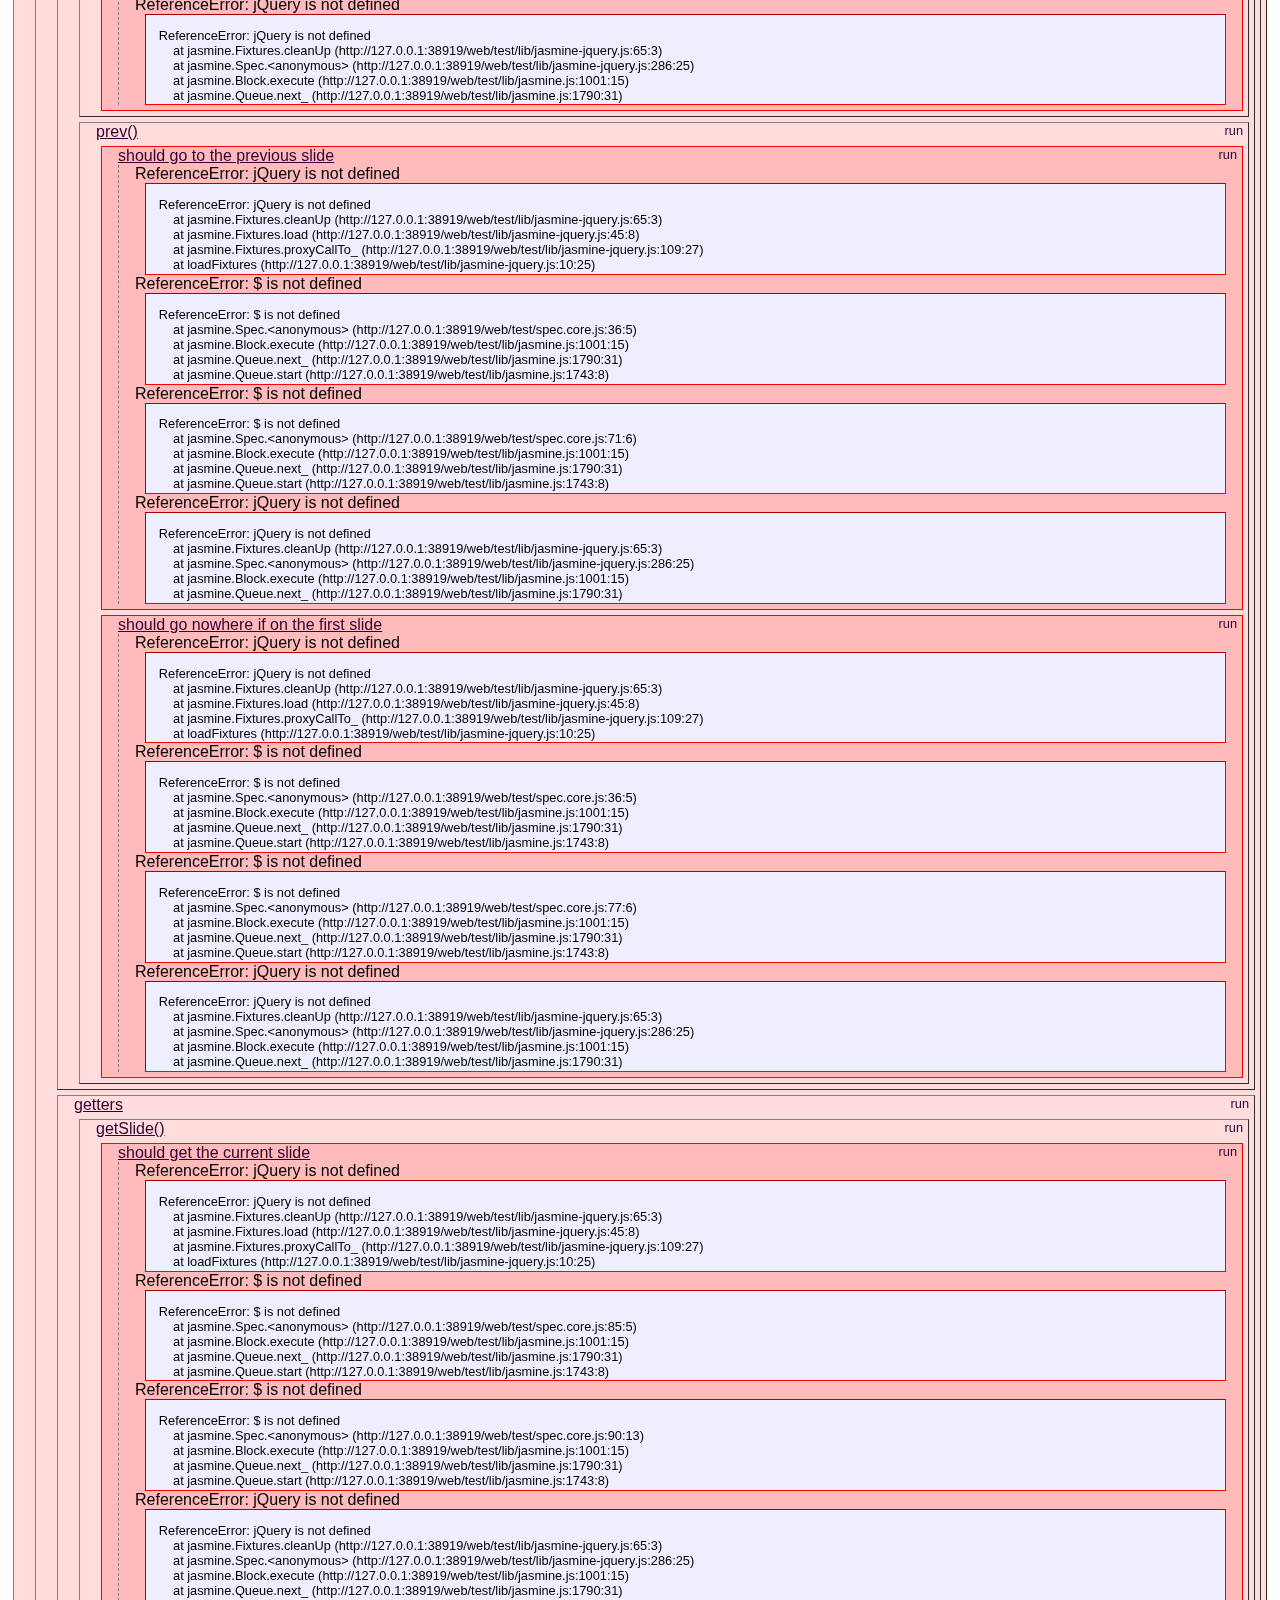
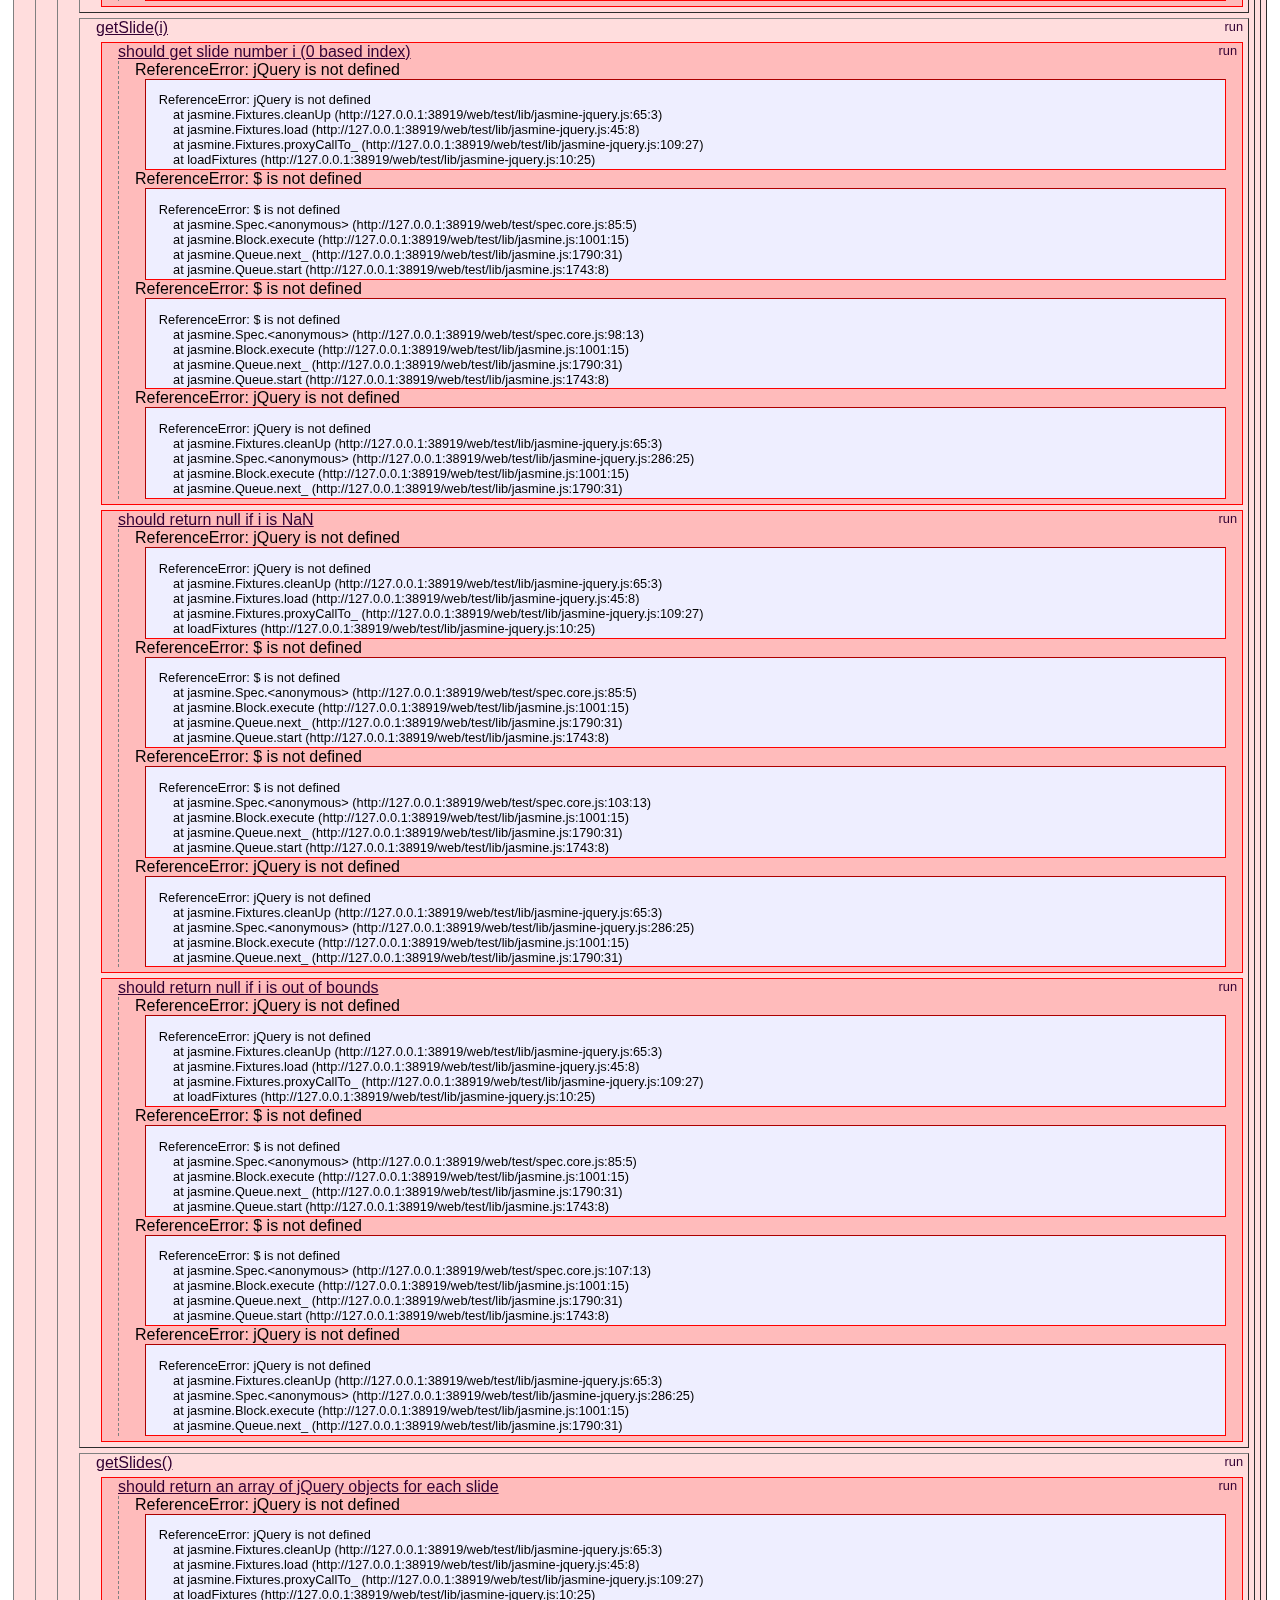
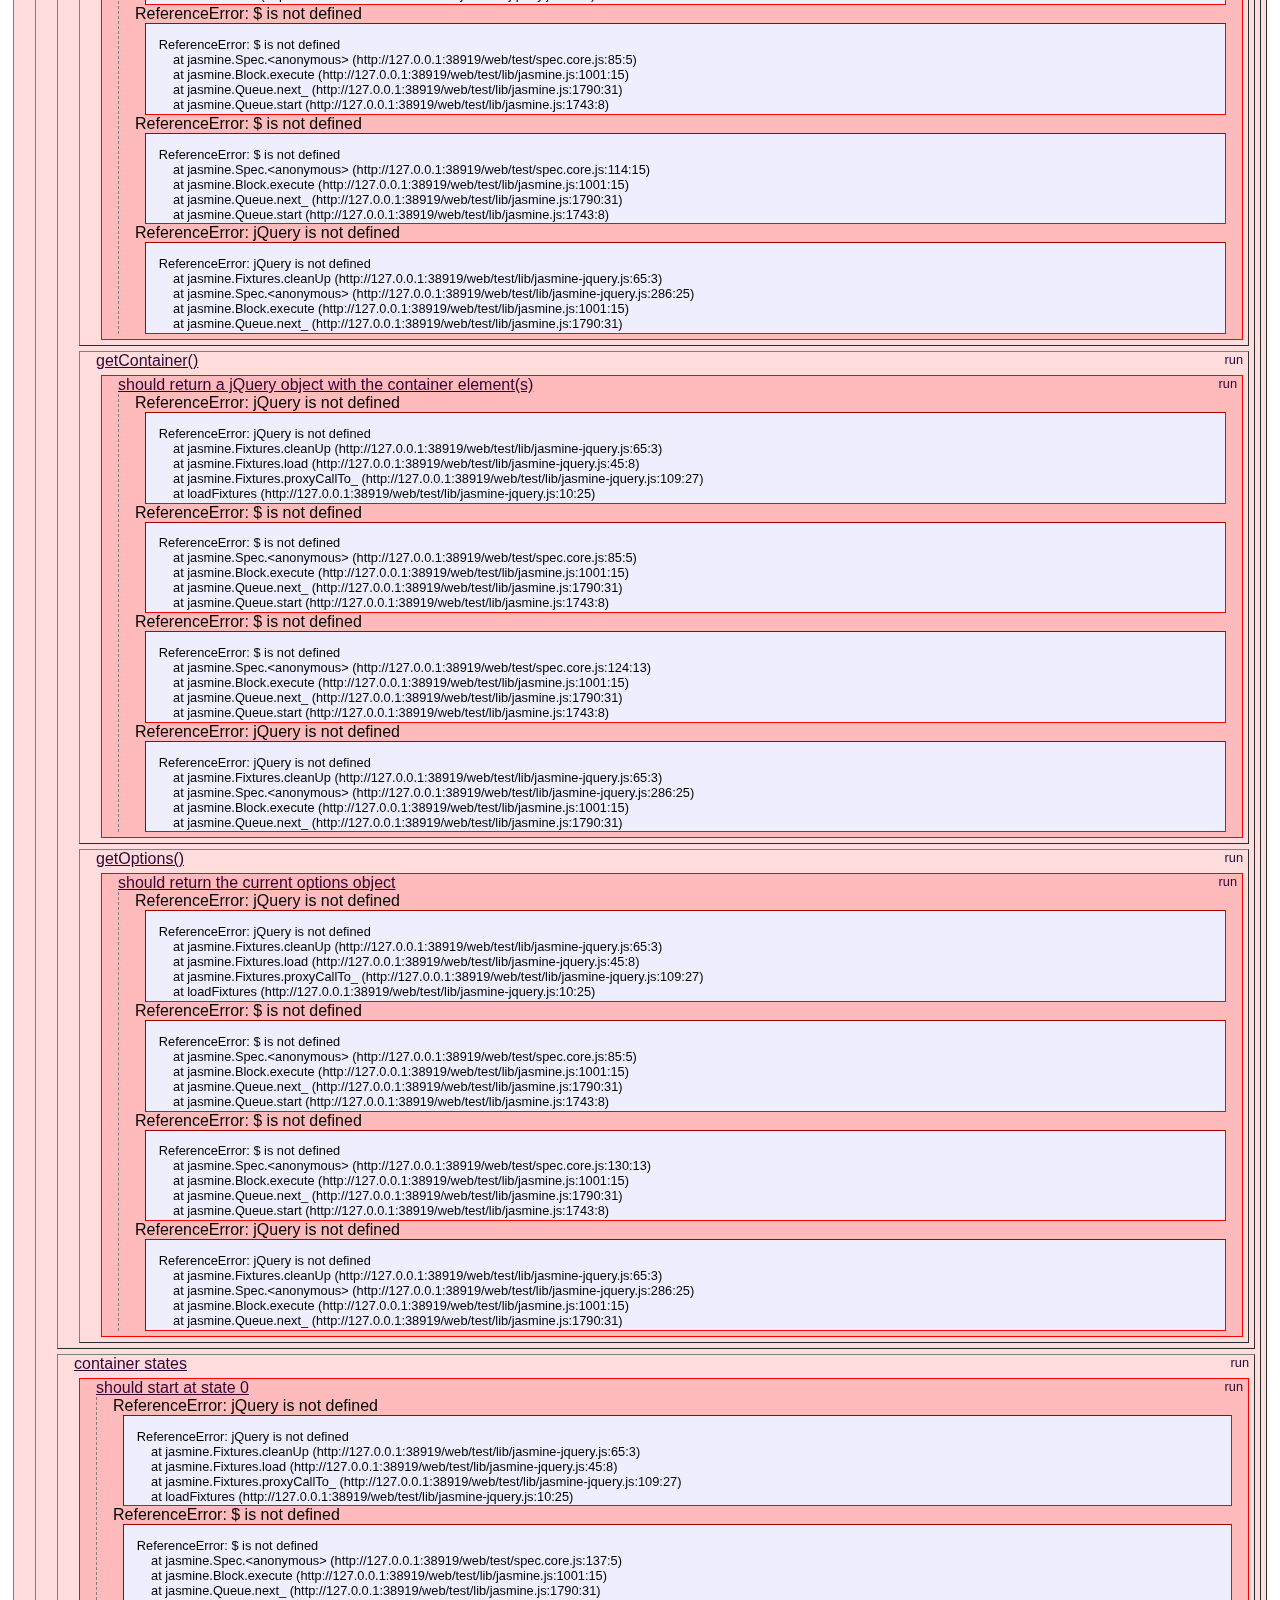
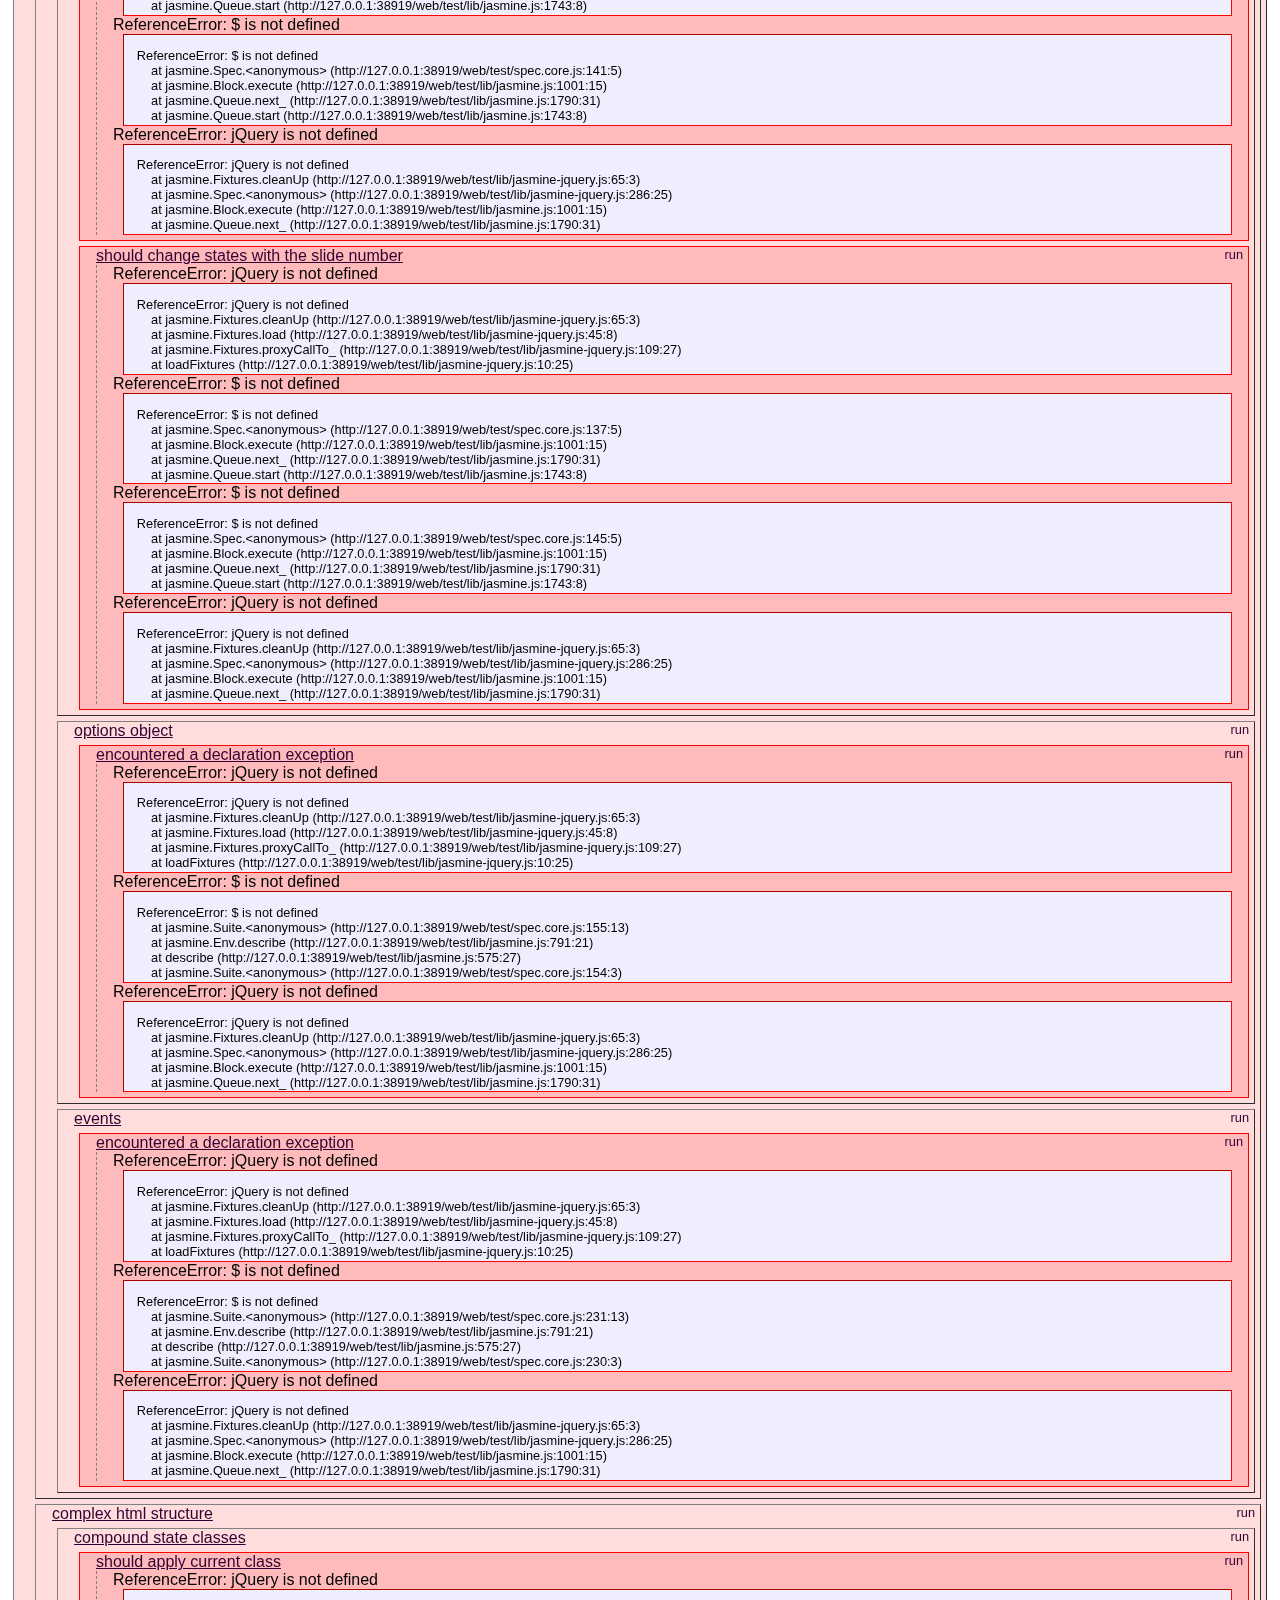
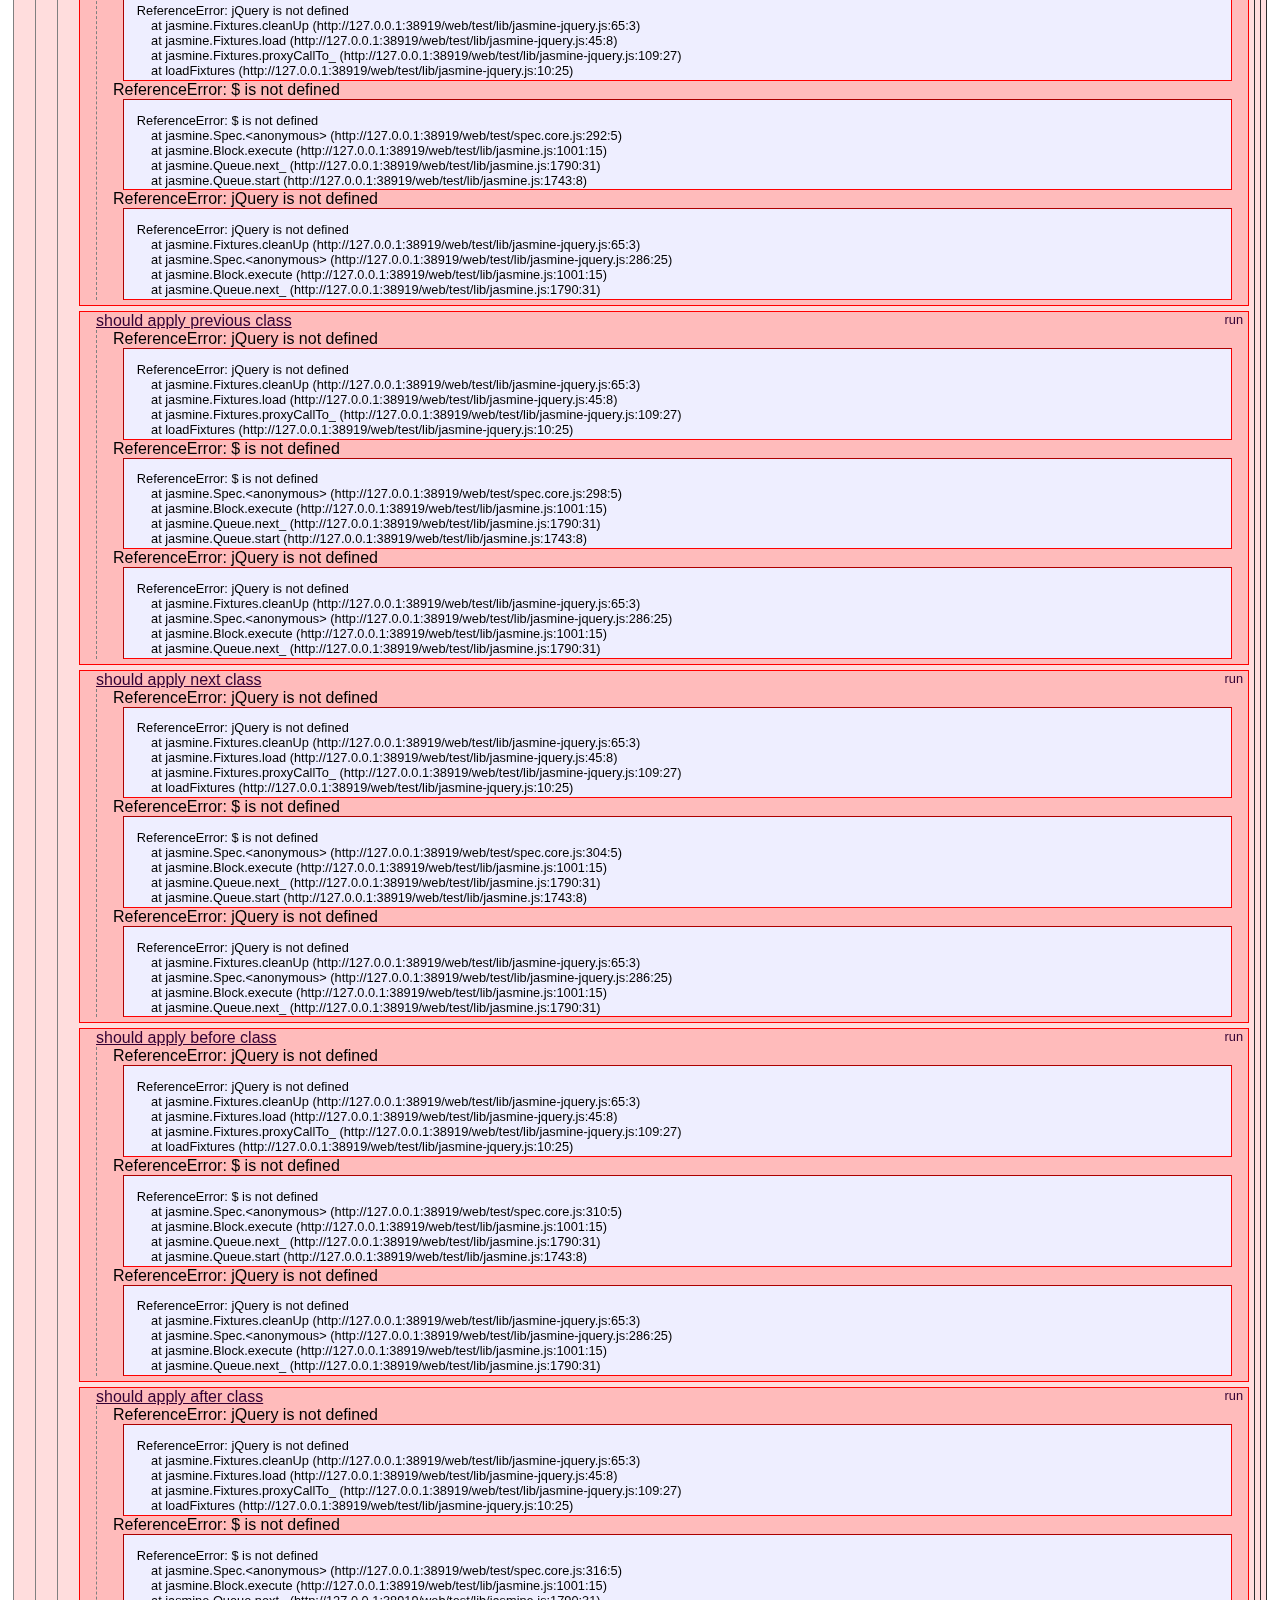
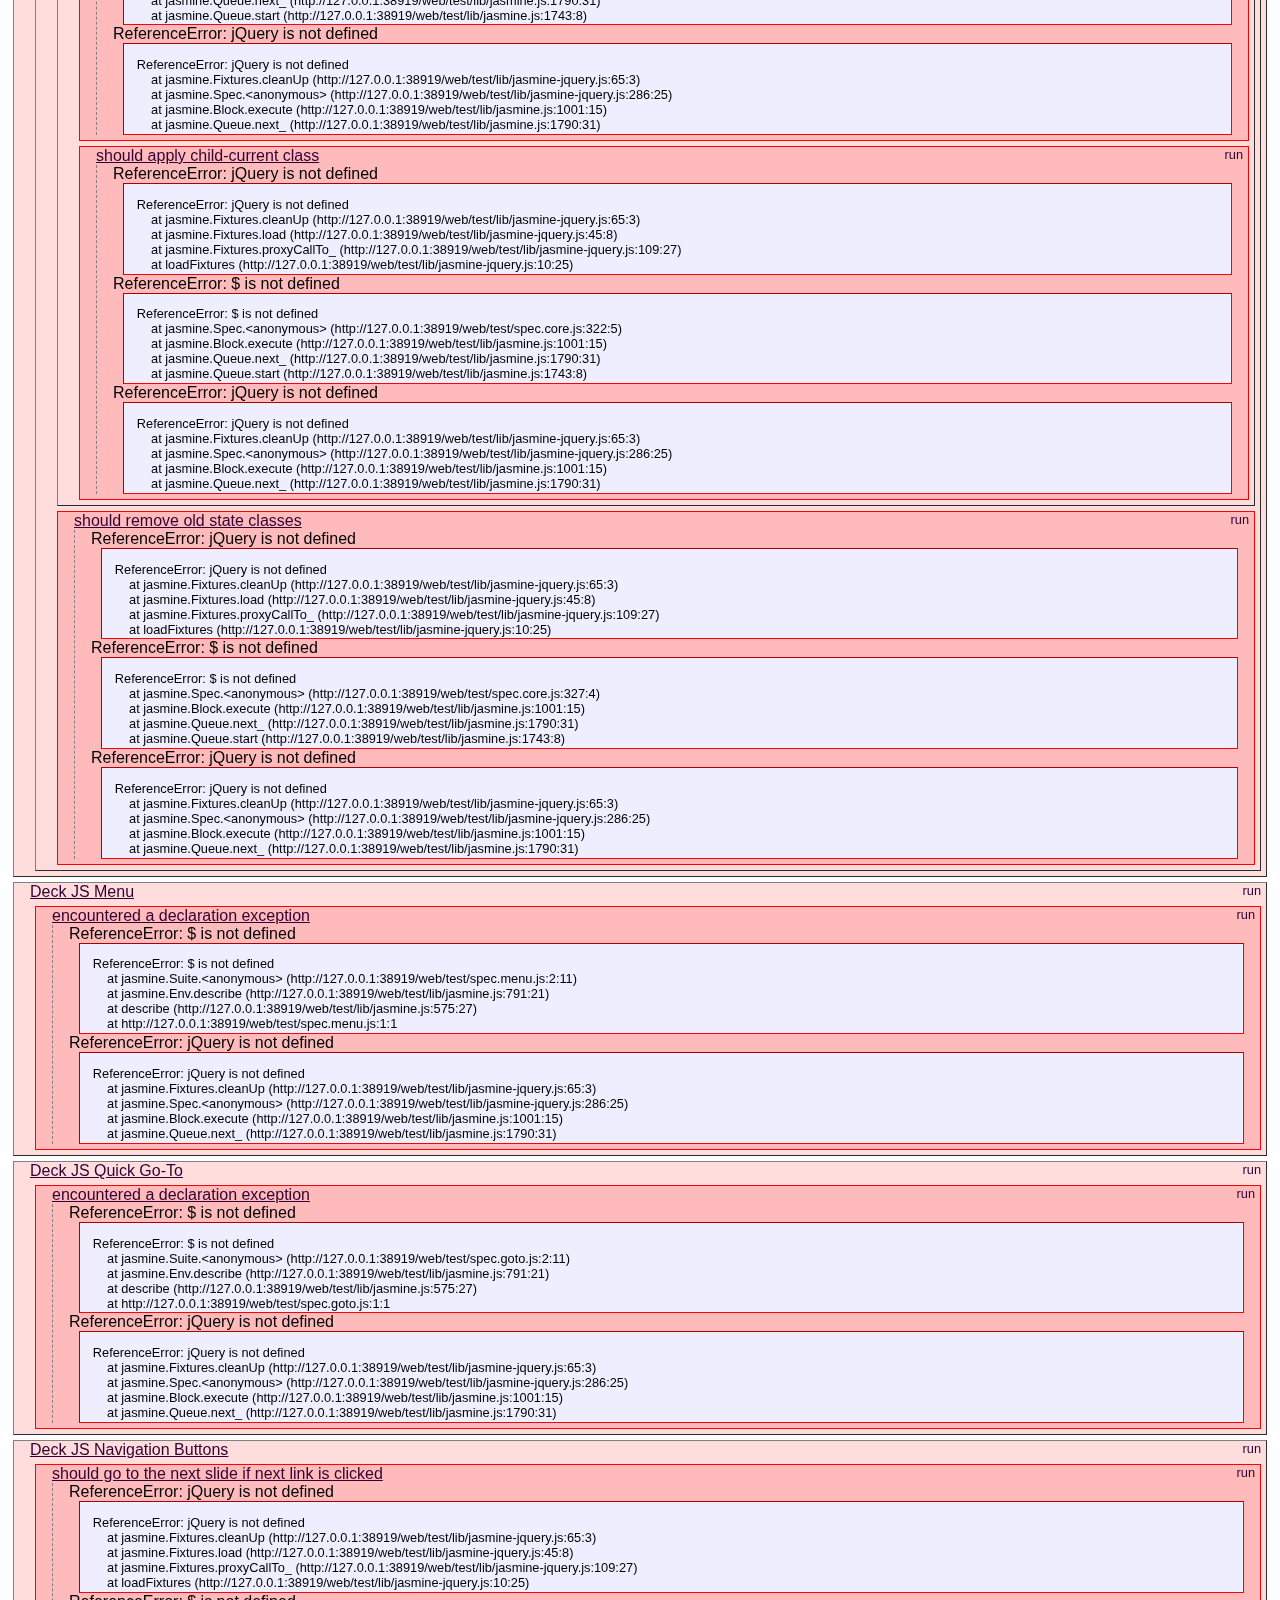
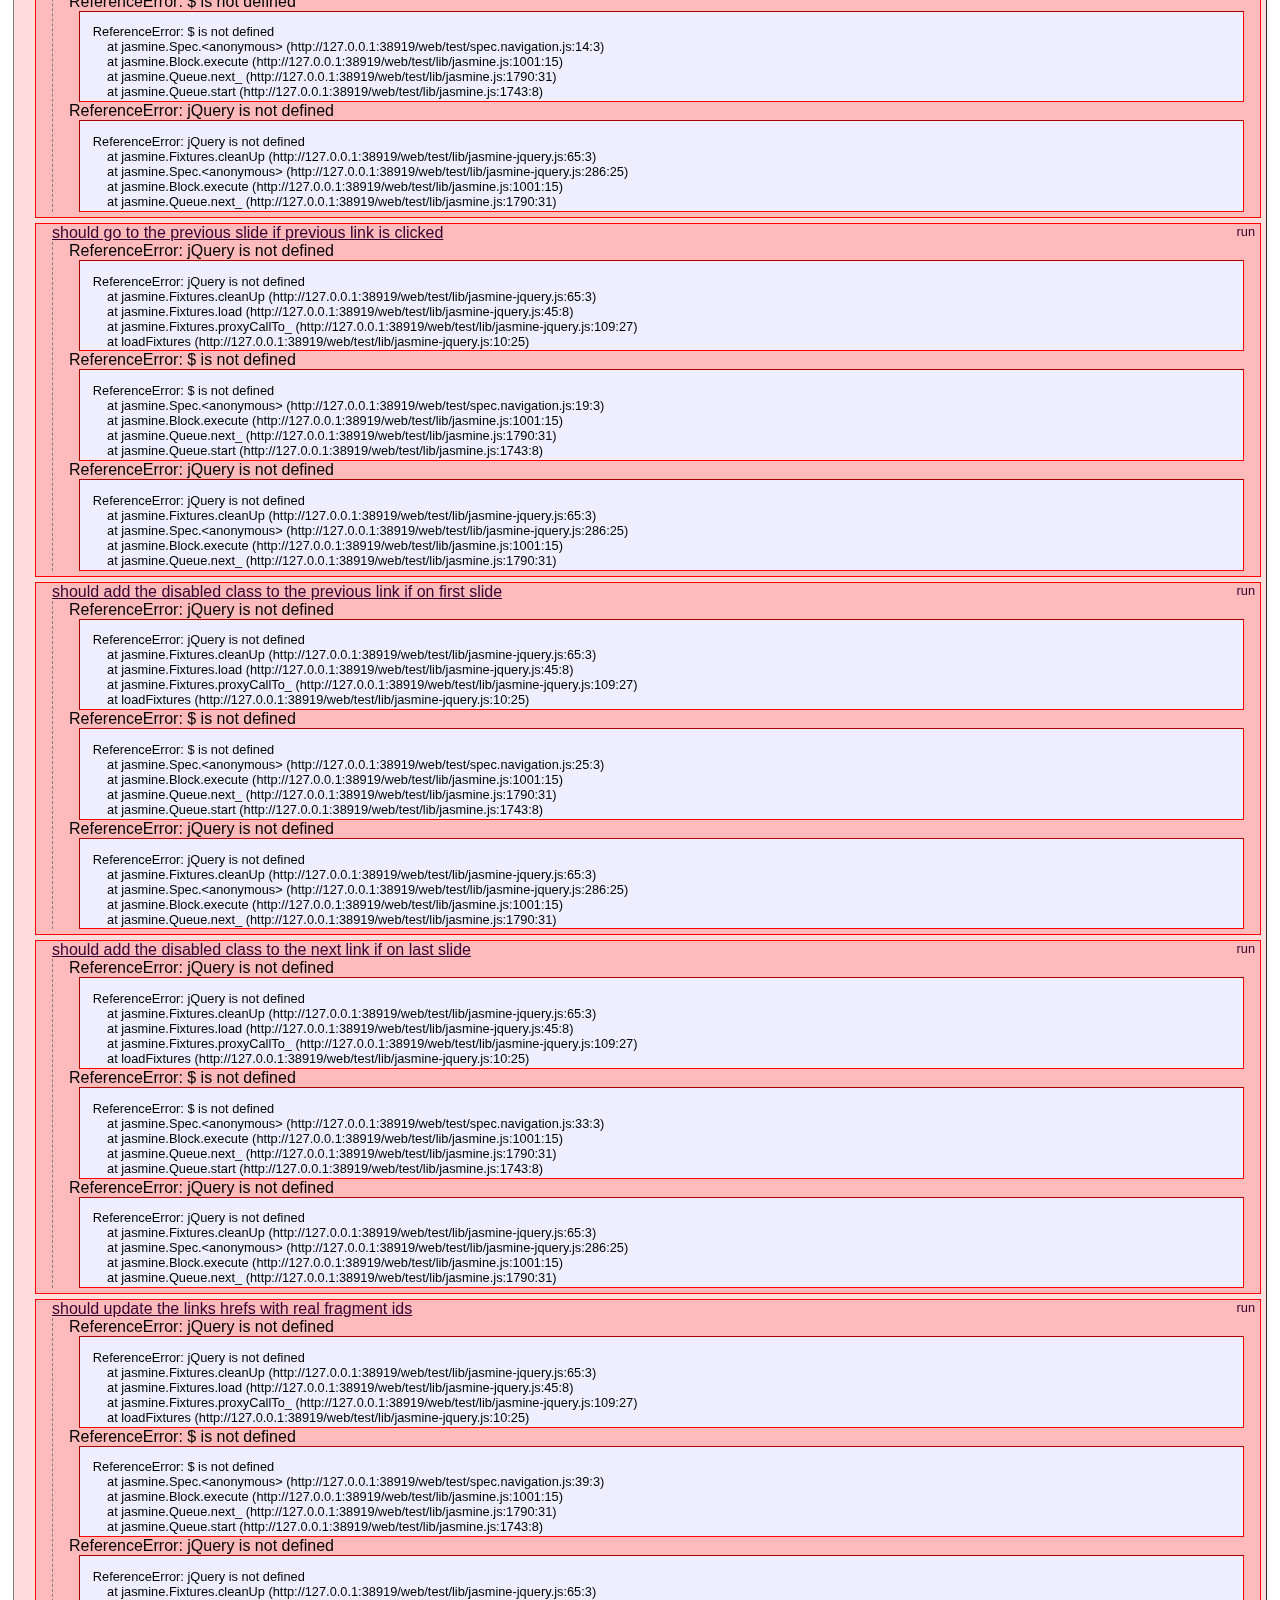
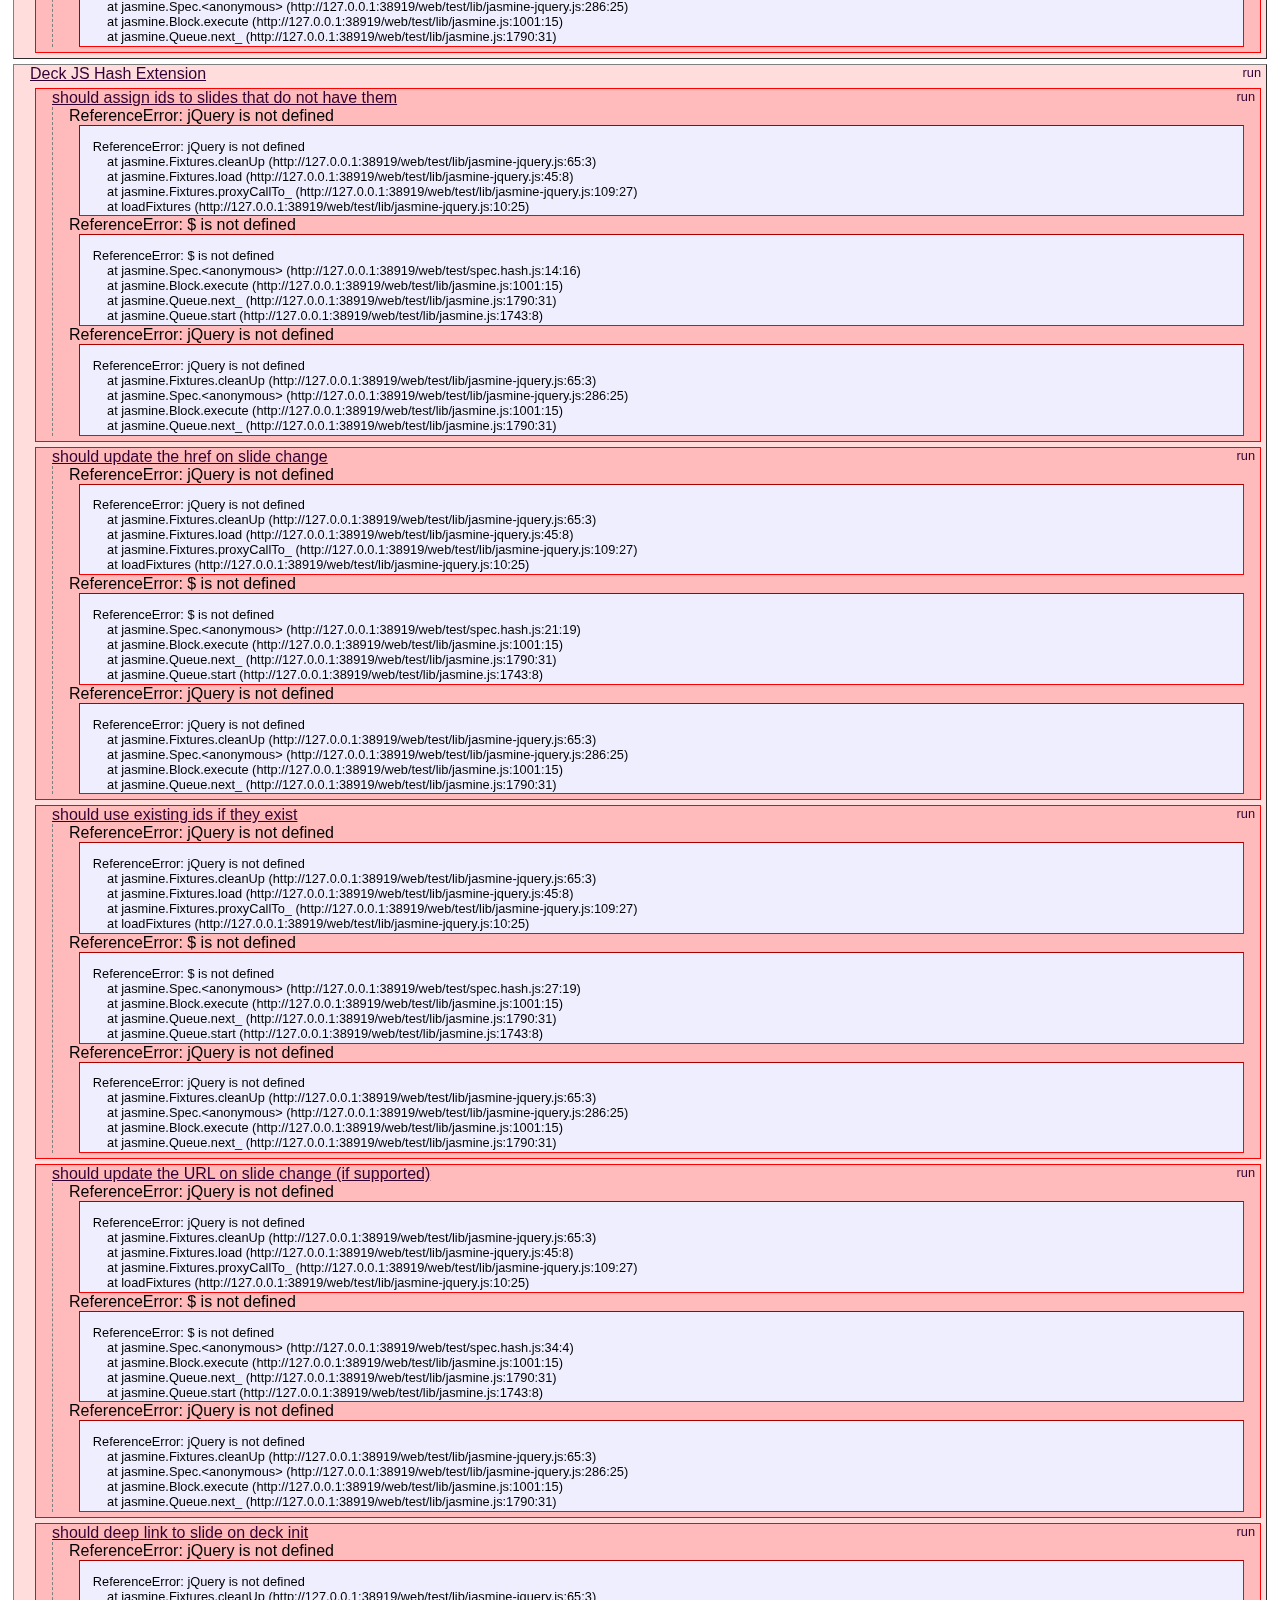
<file: web/test/index.html>
<!DOCTYPE HTML PUBLIC "-//W3C//DTD HTML 4.01 Transitional//EN"
  "http://www.w3.org/TR/html4/loose.dtd">
<html>
<head>
	<title>deck.js - Jasmine Test Runner</title>
	<link rel="stylesheet" type="text/css" href="lib/jasmine.css">
	<script type="text/javascript" src="../modernizr.custom.js"></script>
	<script type="text/javascript" src="lib/jasmine.js"></script>
	<script type="text/javascript" src="lib/jasmine-html.js"></script>
	<script src="http://ajax.microsoft.com/ajax/jquery/jquery-1.6.1.min.js"></script>
	<script type="text/javascript" src="lib/jasmine-jquery.js"></script>

	<!-- include source files here... -->
	<script type="text/javascript" src="../core/deck.core.js"></script>
	<script type="text/javascript" src="../extensions/menu/deck.menu.js"></script>
	<script type="text/javascript" src="../extensions/goto/deck.goto.js"></script>
	<script type="text/javascript" src="../extensions/status/deck.status.js"></script>
	<script type="text/javascript" src="../extensions/navigation/deck.navigation.js"></script>
	<script type="text/javascript" src="../extensions/hash/deck.hash.js"></script>
	<script type="text/javascript" src="../extensions/scale/deck.scale.js"></script>

	<!-- include spec files here... -->
	<script type="text/javascript" src="settings.js"></script>
	<script type="text/javascript" src="spec.core.js"></script>
	<script type="text/javascript" src="spec.menu.js"></script>
	<script type="text/javascript" src="spec.goto.js"></script>
	<script type="text/javascript" src="spec.navigation.js"></script>
	<script type="text/javascript" src="spec.hash.js"></script>
	<script type="text/javascript" src="spec.status.js"></script>
	<script type="text/javascript" src="spec.scale.js"></script>
</head>

<body>
<script type="text/javascript">
	jasmine.getEnv().addReporter(new jasmine.TrivialReporter());
	jasmine.getEnv().execute();
</script>
</body>
</html>
</file>
<file: stylesheets/styles.css>
/*
Leap Day for Github Pages
by Matt Graham
*/
@font-face {
  font-family: 'Quattrocento Sans';
  src: url("../fonts/quattrocentosans-bold-webfont.eot");
  src: url("../fonts/quattrocentosans-bold-webfont.eot?#iefix") format("embedded-opentype"), url("../fonts/quattrocentosans-bold-webfont.woff") format("woff"), url("../fonts/quattrocentosans-bold-webfont.ttf") format("truetype"), url("../fonts/quattrocentosans-bold-webfont.svg#QuattrocentoSansBold") format("svg");
  font-weight: bold;
  font-style: normal;
}

@font-face {
  font-family: 'Quattrocento Sans';
  src: url("../fonts/quattrocentosans-bolditalic-webfont.eot");
  src: url("../fonts/quattrocentosans-bolditalic-webfont.eot?#iefix") format("embedded-opentype"), url("../fonts/quattrocentosans-bolditalic-webfont.woff") format("woff"), url("../fonts/quattrocentosans-bolditalic-webfont.ttf") format("truetype"), url("../fonts/quattrocentosans-bolditalic-webfont.svg#QuattrocentoSansBoldItalic") format("svg");
  font-weight: bold;
  font-style: italic;
}

@font-face {
  font-family: 'Quattrocento Sans';
  src: url("../fonts/quattrocentosans-italic-webfont.eot");
  src: url("../fonts/quattrocentosans-italic-webfont.eot?#iefix") format("embedded-opentype"), url("../fonts/quattrocentosans-italic-webfont.woff") format("woff"), url("../fonts/quattrocentosans-italic-webfont.ttf") format("truetype"), url("../fonts/quattrocentosans-italic-webfont.svg#QuattrocentoSansItalic") format("svg");
  font-weight: normal;
  font-style: italic;
}

@font-face {
  font-family: 'Quattrocento Sans';
  src: url("../fonts/quattrocentosans-regular-webfont.eot");
  src: url("../fonts/quattrocentosans-regular-webfont.eot?#iefix") format("embedded-opentype"), url("../fonts/quattrocentosans-regular-webfont.woff") format("woff"), url("../fonts/quattrocentosans-regular-webfont.ttf") format("truetype"), url("../fonts/quattrocentosans-regular-webfont.svg#QuattrocentoSansRegular") format("svg");
  font-weight: normal;
  font-style: normal;
}

@font-face {
  font-family: 'Copse';
  src: url("../fonts/copse-regular-webfont.eot");
  src: url("../fonts/copse-regular-webfont.eot?#iefix") format("embedded-opentype"), url("../fonts/copse-regular-webfont.woff") format("woff"), url("../fonts/copse-regular-webfont.ttf") format("truetype"), url("../fonts/copse-regular-webfont.svg#CopseRegular") format("svg");
  font-weight: normal;
  font-style: normal;
}

/* normalize.css 2012-02-07T12:37 UTC - http://github.com/necolas/normalize.css */
/* =============================================================================
   HTML5 display definitions
   ========================================================================== */
/*
 * Corrects block display not defined in IE6/7/8/9 & FF3
 */
article,
aside,
details,
figcaption,
figure,
footer,
header,
hgroup,
nav,
section,
summary {
  display: block;
}

/*
 * Corrects inline-block display not defined in IE6/7/8/9 & FF3
 */
audio,
canvas,
video {
  display: inline-block;
  *display: inline;
  *zoom: 1;
}

/*
 * Prevents modern browsers from displaying 'audio' without controls
 */
audio:not([controls]) {
  display: none;
}

/*
 * Addresses styling for 'hidden' attribute not present in IE7/8/9, FF3, S4
 * Known issue: no IE6 support
 */
[hidden] {
  display: none;
}

/* =============================================================================
   Base
   ========================================================================== */
/*
 * 1. Corrects text resizing oddly in IE6/7 when body font-size is set using em units
 *    http://clagnut.com/blog/348/#c790
 * 2. Prevents iOS text size adjust after orientation change, without disabling user zoom
 *    www.456bereastreet.com/archive/201012/controlling_text_size_in_safari_for_ios_without_disabling_user_zoom/
 */
html {
  font-size: 100%;
  /* 1 */
  -webkit-text-size-adjust: 100%;
  /* 2 */
  -ms-text-size-adjust: 100%;
  /* 2 */
}

/*
 * Addresses font-family inconsistency between 'textarea' and other form elements.
 */
html,
button,
input,
select,
textarea {
  font-family: sans-serif;
}

/*
 * Addresses margins handled incorrectly in IE6/7
 */
body {
  margin: 0;
}

/* =============================================================================
   Links
   ========================================================================== */
/*
 * Addresses outline displayed oddly in Chrome
 */
a:focus {
  outline: thin dotted;
}

/*
 * Improves readability when focused and also mouse hovered in all browsers
 * people.opera.com/patrickl/experiments/keyboard/test
 */
a:hover,
a:active {
  outline: 0;
}

/* =============================================================================
   Typography
   ========================================================================== */
/*
 * Addresses font sizes and margins set differently in IE6/7
 * Addresses font sizes within 'section' and 'article' in FF4+, Chrome, S5
 */
h1 {
  font-size: 2em;
  margin: 0.67em 0;
}

h2 {
  font-size: 1.5em;
  margin: 0.83em 0;
}

h3 {
  font-size: 1.17em;
  margin: 1em 0;
}

h4 {
  font-size: 1em;
  margin: 1.33em 0;
}

h5 {
  font-size: 0.83em;
  margin: 1.67em 0;
}

h6 {
  font-size: 0.75em;
  margin: 2.33em 0;
}

/*
 * Addresses styling not present in IE7/8/9, S5, Chrome
 */
abbr[title] {
  border-bottom: 1px dotted;
}

/*
 * Addresses style set to 'bolder' in FF3+, S4/5, Chrome
*/
b,
strong {
  font-weight: bold;
}

blockquote {
  margin: 1em 40px;
}

/*
 * Addresses styling not present in S5, Chrome
 */
dfn {
  font-style: italic;
}

/*
 * Addresses styling not present in IE6/7/8/9
 */
mark {
  background: #ff0;
  color: #000;
}

/*
 * Addresses margins set differently in IE6/7
 */
p,
pre {
  margin: 1em 0;
}

/*
 * Corrects font family set oddly in IE6, S4/5, Chrome
 * en.wikipedia.org/wiki/User:Davidgothberg/Test59
 */
pre,
code,
kbd,
samp {
  font-family: monospace, serif;
  _font-family: 'courier new', monospace;
  font-size: 1em;
}

/*
 * 1. Addresses CSS quotes not supported in IE6/7
 * 2. Addresses quote property not supported in S4
 */
/* 1 */
q {
  quotes: none;
}

/* 2 */
q:before,
q:after {
  content: '';
  content: none;
}

small {
  font-size: 75%;
}

/*
 * Prevents sub and sup affecting line-height in all browsers
 * gist.github.com/413930
 */
sub,
sup {
  font-size: 75%;
  line-height: 0;
  position: relative;
  vertical-align: baseline;
}

sup {
  top: -0.5em;
}

sub {
  bottom: -0.25em;
}

/* =============================================================================
   Lists
   ========================================================================== */
/*
 * Addresses margins set differently in IE6/7
 */
dl,
menu,
ol,
ul {
  margin: 1em 0;
}

dd {
  margin: 0 0 0 40px;
}

/*
 * Addresses paddings set differently in IE6/7
 */
menu,
ol,
ul {
  padding: 0 0 0 40px;
}

/*
 * Corrects list images handled incorrectly in IE7
 */
nav ul,
nav ol {
  list-style: none;
  list-style-image: none;
}

/* =============================================================================
   Embedded content
   ========================================================================== */
/*
 * 1. Removes border when inside 'a' element in IE6/7/8/9, FF3
 * 2. Improves image quality when scaled in IE7
 *    code.flickr.com/blog/2008/11/12/on-ui-quality-the-little-things-client-side-image-resizing/
 */
img {
  border: 0;
  /* 1 */
  -ms-interpolation-mode: bicubic;
  /* 2 */
}

/*
 * Corrects overflow displayed oddly in IE9
 */
svg:not(:root) {
  overflow: hidden;
}

/* =============================================================================
   Figures
   ========================================================================== */
/*
 * Addresses margin not present in IE6/7/8/9, S5, O11
 */
figure {
  margin: 0;
}

/* =============================================================================
   Forms
   ========================================================================== */
/*
 * Corrects margin displayed oddly in IE6/7
 */
form {
  margin: 0;
}

/*
 * Define consistent border, margin, and padding
 */
fieldset {
  border: 1px solid #c0c0c0;
  margin: 0 2px;
  padding: 0.35em 0.625em 0.75em;
}

/*
 * 1. Corrects color not being inherited in IE6/7/8/9
 * 2. Corrects text not wrapping in FF3 
 * 3. Corrects alignment displayed oddly in IE6/7
 */
legend {
  border: 0;
  /* 1 */
  padding: 0;
  white-space: normal;
  /* 2 */
  *margin-left: -7px;
  /* 3 */
}

/*
 * 1. Corrects font size not being inherited in all browsers
 * 2. Addresses margins set differently in IE6/7, FF3+, S5, Chrome
 * 3. Improves appearance and consistency in all browsers
 */
button,
input,
select,
textarea {
  font-size: 100%;
  /* 1 */
  margin: 0;
  /* 2 */
  vertical-align: baseline;
  /* 3 */
  *vertical-align: middle;
  /* 3 */
}

/*
 * Addresses FF3/4 setting line-height on 'input' using !important in the UA stylesheet
 */
button,
input {
  line-height: normal;
  /* 1 */
}

/*
 * 1. Improves usability and consistency of cursor style between image-type 'input' and others
 * 2. Corrects inability to style clickable 'input' types in iOS
 * 3. Removes inner spacing in IE7 without affecting normal text inputs
 *    Known issue: inner spacing remains in IE6
 */
button,
input[type="button"],
input[type="reset"],
input[type="submit"] {
  cursor: pointer;
  /* 1 */
  -webkit-appearance: button;
  /* 2 */
  *overflow: visible;
  /* 3 */
}

/*
 * Re-set default cursor for disabled elements
 */
button[disabled],
input[disabled] {
  cursor: default;
}

/*
 * 1. Addresses box sizing set to content-box in IE8/9
 * 2. Removes excess padding in IE8/9
 * 3. Removes excess padding in IE7
      Known issue: excess padding remains in IE6
 */
input[type="checkbox"],
input[type="radio"] {
  box-sizing: border-box;
  /* 1 */
  padding: 0;
  /* 2 */
  *height: 13px;
  /* 3 */
  *width: 13px;
  /* 3 */
}

/*
 * 1. Addresses appearance set to searchfield in S5, Chrome
 * 2. Addresses box-sizing set to border-box in S5, Chrome (include -moz to future-proof)
 */
input[type="search"] {
  -webkit-appearance: textfield;
  /* 1 */
  -moz-box-sizing: content-box;
  -webkit-box-sizing: content-box;
  /* 2 */
  box-sizing: content-box;
}

/*
 * Removes inner padding and search cancel button in S5, Chrome on OS X
 */
input[type="search"]::-webkit-search-decoration,
input[type="search"]::-webkit-search-cancel-button {
  -webkit-appearance: none;
}

/*
 * Removes inner padding and border in FF3+
 * www.sitepen.com/blog/2008/05/14/the-devils-in-the-details-fixing-dojos-toolbar-buttons/
 */
button::-moz-focus-inner,
input::-moz-focus-inner {
  border: 0;
  padding: 0;
}

/*
 * 1. Removes default vertical scrollbar in IE6/7/8/9
 * 2. Improves readability and alignment in all browsers
 */
textarea {
  overflow: auto;
  /* 1 */
  vertical-align: top;
  /* 2 */
}

/* =============================================================================
   Tables
   ========================================================================== */
/*
 * Remove most spacing between table cells
 */
table {
  border-collapse: collapse;
  border-spacing: 0;
}

body {
  font: 14px/22px "Quattrocento Sans", "Helvetica Neue", Helvetica, Arial, sans-serif;
  color: #666;
  font-weight: 300;
  margin: 0px;
  padding: 0px 0 20px 0px;
  background: url(../images/body-background.png) #eae6d1;
}

h1, h2, h3, h4, h5, h6 {
  color: #333;
  margin: 0 0 10px;
}

p, ul, ol, table, pre, dl {
  margin: 0 0 20px;
}

h1, h2, h3 {
  line-height: 1.1;
}

h1 {
  font-size: 28px;
}

h2 {
  font-size: 24px;
  color: #393939;
}

h3, h4, h5, h6 {
  color: #666666;
}

h3 {
  font-size: 18px;
  line-height: 24px;
}

a {
  color: #3399cc;
  font-weight: 400;
  text-decoration: none;
}

a small {
  font-size: 11px;
  color: #666;
  margin-top: -0.6em;
  display: block;
}

ul {
  list-style-image: url("../images/bullet.png");
}

strong {
  font-weight: bold;
  color: #333;
}

.wrapper {
  width: 650px;
  margin: 0 auto;
  position: relative;
}

section img {
  max-width: 100%;
}

blockquote {
  border-left: 1px solid #ffcc00;
  margin: 0;
  padding: 0 0 0 20px;
  font-style: italic;
}

code {
  font-family: "Lucida Sans", Monaco, Bitstream Vera Sans Mono, Lucida Console, Terminal;
  font-size: 13px;
  color: #efefef;
  text-shadow: 0px 1px 0px #000;
  margin: 0 4px;
  padding: 2px 6px;
  background: #333;
  -moz-border-radius: 2px;
  -webkit-border-radius: 2px;
  -o-border-radius: 2px;
  -ms-border-radius: 2px;
  -khtml-border-radius: 2px;
  border-radius: 2px;
}

pre {
  padding: 8px 15px;
  background: #333333;
  -moz-border-radius: 3px;
  -webkit-border-radius: 3px;
  -o-border-radius: 3px;
  -ms-border-radius: 3px;
  -khtml-border-radius: 3px;
  border-radius: 3px;
  border: 1px solid #c7c7c7;
  overflow: auto;
  overflow-y: hidden;
}
pre code {
  margin: 0px;
  padding: 0px;
}

table {
  width: 100%;
  border-collapse: collapse;
}

th {
  text-align: left;
  padding: 5px 10px;
  border-bottom: 1px solid #e5e5e5;
  color: #444;
}

td {
  text-align: left;
  padding: 5px 10px;
  border-bottom: 1px solid #e5e5e5;
  border-right: 1px solid #ffcc00;
}
td:first-child {
  border-left: 1px solid #ffcc00;
}

hr {
  border: 0;
  outline: none;
  height: 11px;
  background: transparent url("../images/hr.gif") center center repeat-x;
  margin: 0 0 20px;
}

dt {
  color: #444;
  font-weight: 700;
}

header {
  padding: 25px 20px 40px 20px;
  margin: 0;
  position: fixed;
  top: 0;
  left: 0;
  right: 0;
  width: 100%;
  text-align: center;
  background: url(../images/background.png) #4276b6;
  -moz-box-shadow: 1px 0px 2px rgba(0, 0, 0, 0.75);
  -webkit-box-shadow: 1px 0px 2px rgba(0, 0, 0, 0.75);
  -o-box-shadow: 1px 0px 2px rgba(0, 0, 0, 0.75);
  box-shadow: 1px 0px 2px rgba(0, 0, 0, 0.75);
  z-index: 99;
  -webkit-font-smoothing: antialiased;
  min-height: 76px;
}
header h1 {
  font: 40px/48px "Copse", "Helvetica Neue", Helvetica, Arial, sans-serif;
  color: #f3f3f3;
  text-shadow: 0px 2px 0px #235796;
  margin: 0px;
  white-space: nowrap;
  overflow: hidden;
  text-overflow: ellipsis;
  -o-text-overflow: ellipsis;
  -ms-text-overflow: ellipsis;
}
header p {
  color: #d8d8d8;
  text-shadow: rgba(0, 0, 0, 0.2) 0 1px 0;
  font-size: 18px;
  margin: 0px;
}

#banner {
  z-index: 100;
  left: 0;
  right: 50%;
  height: 50px;
  margin-right: -382px;
  position: fixed;
  top: 115px;
  background: #ffcc00;
  border: 1px solid #f0b500;
  -moz-box-shadow: 0px 1px 3px rgba(0, 0, 0, 0.25);
  -webkit-box-shadow: 0px 1px 3px rgba(0, 0, 0, 0.25);
  -o-box-shadow: 0px 1px 3px rgba(0, 0, 0, 0.25);
  box-shadow: 0px 1px 3px rgba(0, 0, 0, 0.25);
  -moz-border-radius: 0px 2px 2px 0px;
  -webkit-border-radius: 0px 2px 2px 0px;
  -o-border-radius: 0px 2px 2px 0px;
  -ms-border-radius: 0px 2px 2px 0px;
  -khtml-border-radius: 0px 2px 2px 0px;
  border-radius: 0px 2px 2px 0px;
  padding-right: 10px;
}
#banner .button {
  border: 1px solid #dba500;
  background: -webkit-gradient(linear, 50% 0%, 50% 100%, color-stop(0%, #ffe788), color-stop(100%, #ffce38));
  background: -webkit-linear-gradient(#ffe788, #ffce38);
  background: -moz-linear-gradient(#ffe788, #ffce38);
  background: -o-linear-gradient(#ffe788, #ffce38);
  background: -ms-linear-gradient(#ffe788, #ffce38);
  background: linear-gradient(#ffe788, #ffce38);
  -moz-border-radius: 2px;
  -webkit-border-radius: 2px;
  -o-border-radius: 2px;
  -ms-border-radius: 2px;
  -khtml-border-radius: 2px;
  border-radius: 2px;
  -moz-box-shadow: inset 0px 1px 0px rgba(255, 255, 255, 0.4), 0px 1px 1px rgba(0, 0, 0, 0.1);
  -webkit-box-shadow: inset 0px 1px 0px rgba(255, 255, 255, 0.4), 0px 1px 1px rgba(0, 0, 0, 0.1);
  -o-box-shadow: inset 0px 1px 0px rgba(255, 255, 255, 0.4), 0px 1px 1px rgba(0, 0, 0, 0.1);
  box-shadow: inset 0px 1px 0px rgba(255, 255, 255, 0.4), 0px 1px 1px rgba(0, 0, 0, 0.1);
  background-color: #FFE788;
  margin-left: 5px;
  padding: 10px 12px;
  margin-top: 6px;
  line-height: 14px;
  font-size: 14px;
  color: #333;
  font-weight: bold;
  display: inline-block;
  text-align: center;
}
#banner .button:hover {
  background: -webkit-gradient(linear, 50% 0%, 50% 100%, color-stop(0%, #ffe788), color-stop(100%, #ffe788));
  background: -webkit-linear-gradient(#ffe788, #ffe788);
  background: -moz-linear-gradient(#ffe788, #ffe788);
  background: -o-linear-gradient(#ffe788, #ffe788);
  background: -ms-linear-gradient(#ffe788, #ffe788);
  background: linear-gradient(#ffe788, #ffe788);
  background-color: #ffeca0;
}
#banner .fork {
  position: fixed;
  left: 50%;
  margin-left: -325px;
  padding: 10px 12px;
  margin-top: 6px;
  line-height: 14px;
  font-size: 14px;
  background-color: #FFE788;
}
#banner .downloads {
  float: right;
  margin: 0 45px 0 0;
}
#banner .downloads span {
  float: left;
  line-height: 52px;
  font-size: 90%;
  color: #9d7f0d;
  text-transform: uppercase;
  text-shadow: rgba(255, 255, 255, 0.2) 0 1px 0;
}
#banner ul {
  list-style: none;
  height: 40px;
  padding: 0;
  float: left;
  margin-left: 10px;
}
#banner ul li {
  display: inline;
}
#banner ul li a.button {
  background-color: #FFE788;
}
#banner #logo {
  position: absolute;
  height: 36px;
  width: 36px;
  right: 7px;
  top: 7px;
  display: block;
  background: url(../images/octocat-logo.png);
}

section {
  width: 590px;
  padding: 30px 30px 50px 30px;
  margin: 20px 0;
  margin-top: 190px;
  position: relative;
  background: #fbfbfb;
  -moz-border-radius: 3px;
  -webkit-border-radius: 3px;
  -o-border-radius: 3px;
  -ms-border-radius: 3px;
  -khtml-border-radius: 3px;
  border-radius: 3px;
  border: 1px solid #cbcbcb;
  -moz-box-shadow: 0px 1px 2px rgba(0, 0, 0, 0.09), inset 0px 0px 2px 2px rgba(255, 255, 255, 0.5), inset 0 0 5px 5px rgba(255, 255, 255, 0.4);
  -webkit-box-shadow: 0px 1px 2px rgba(0, 0, 0, 0.09), inset 0px 0px 2px 2px rgba(255, 255, 255, 0.5), inset 0 0 5px 5px rgba(255, 255, 255, 0.4);
  -o-box-shadow: 0px 1px 2px rgba(0, 0, 0, 0.09), inset 0px 0px 2px 2px rgba(255, 255, 255, 0.5), inset 0 0 5px 5px rgba(255, 255, 255, 0.4);
  box-shadow: 0px 1px 2px rgba(0, 0, 0, 0.09), inset 0px 0px 2px 2px rgba(255, 255, 255, 0.5), inset 0 0 5px 5px rgba(255, 255, 255, 0.4);
}

small {
  font-size: 12px;
}

nav {
  width: 230px;
  position: fixed;
  top: 220px;
  left: 50%;
  margin-left: -580px;
  text-align: right;
}
nav ul {
  list-style: none;
  list-style-image: none;
  font-size: 14px;
  line-height: 24px;
}
nav ul li {
  padding: 5px 0px;
  line-height: 16px;
}
nav ul li.tag-h1 {
  font-size: 1.2em;
}
nav ul li.tag-h1 a {
  font-weight: bold;
  color: #333;
}
nav ul li.tag-h2 + .tag-h1 {
  margin-top: 10px;
}
nav ul a {
  color: #666;
}
nav ul a:hover {
  color: #999;
}

footer {
  width: 180px;
  position: fixed;
  left: 50%;
  margin-left: -530px;
  bottom: 20px;
  text-align: right;
  line-height: 16px;
}

@media print, screen and (max-width: 1060px) {
  div.wrapper {
    width: auto;
    margin: 0;
  }

  nav {
    display: none;
  }

  header, section, footer {
    float: none;
  }
  header h1, section h1, footer h1 {
    white-space: nowrap;
    overflow: hidden;
    text-overflow: ellipsis;
    -o-text-overflow: ellipsis;
    -ms-text-overflow: ellipsis;
  }

  #banner {
    width: 100%;
  }
  #banner .downloads {
    margin-right: 60px;
  }
  #banner #logo {
    margin-right: 15px;
  }

  section {
    border: 1px solid #e5e5e5;
    border-width: 1px 0;
    padding: 20px auto;
    margin: 190px auto 20px;
    max-width: 600px;
  }

  footer {
    text-align: center;
    margin: 20px auto;
    position: relative;
    left: auto;
    bottom: auto;
    width: auto;
  }
}
@media print, screen and (max-width: 720px) {
  body {
    word-wrap: break-word;
  }

  header {
    padding: 20px 20px;
    margin: 0;
  }
  header h1 {
    font-size: 32px;
    white-space: nowrap;
    overflow: hidden;
    text-overflow: ellipsis;
    -o-text-overflow: ellipsis;
    -ms-text-overflow: ellipsis;
  }
  header p {
    display: none;
  }

  #banner {
    top: 80px;
  }
  #banner .fork {
    float: left;
    display: inline-block;
    margin-left: 0px;
    position: fixed;
    left: 20px;
  }

  section {
    margin-top: 130px;
    margin-bottom: 0px;
    width: auto;
  }

  header ul, header p.view {
    position: static;
  }
}
@media print, screen and (max-width: 480px) {
  header {
    position: relative;
    padding: 5px 0px;
    min-height: 0px;
  }
  header h1 {
    font-size: 24px;
    white-space: nowrap;
    overflow: hidden;
    text-overflow: ellipsis;
    -o-text-overflow: ellipsis;
    -ms-text-overflow: ellipsis;
  }

  section {
    margin-top: 5px;
  }

  #banner {
    display: none;
  }

  header ul {
    display: none;
  }
}
@media print {
  body {
    padding: 0.4in;
    font-size: 12pt;
    color: #444;
  }
}
@media print, screen and (max-height: 680px) {
  footer {
    text-align: center;
    margin: 20px auto;
    position: relative;
    left: auto;
    bottom: auto;
    width: auto;
  }
}
@media print, screen and (max-height: 480px) {
  nav {
    display: none;
  }

  footer {
    text-align: center;
    margin: 20px auto;
    position: relative;
    left: auto;
    bottom: auto;
    width: auto;
  }
}
</file>
<file: stylesheets/pygment_trac.css>
.highlight .hll { background-color: #404040 }
.highlight  { color: #d0d0d0 }
.highlight .c { color: #999999; font-style: italic } /* Comment */
.highlight .err { color: #a61717; background-color: #e3d2d2 } /* Error */
.highlight .g { color: #d0d0d0 } /* Generic */
.highlight .k { color: #6ab825; font-weight: normal } /* Keyword */
.highlight .l { color: #d0d0d0 } /* Literal */
.highlight .n { color: #d0d0d0 } /* Name */
.highlight .o { color: #d0d0d0 } /* Operator */
.highlight .x { color: #d0d0d0 } /* Other */
.highlight .p { color: #d0d0d0 } /* Punctuation */
.highlight .cm { color: #999999; font-style: italic } /* Comment.Multiline */
.highlight .cp { color: #cd2828; font-weight: normal } /* Comment.Preproc */
.highlight .c1 { color: #999999; font-style: italic } /* Comment.Single */
.highlight .cs { color: #e50808; font-weight: normal; background-color: #520000 } /* Comment.Special */
.highlight .gd { color: #d22323 } /* Generic.Deleted */
.highlight .ge { color: #d0d0d0; font-style: italic } /* Generic.Emph */
.highlight .gr { color: #d22323 } /* Generic.Error */
.highlight .gh { color: #ffffff; font-weight: normal } /* Generic.Heading */
.highlight .gi { color: #589819 } /* Generic.Inserted */
.highlight .go { color: #cccccc } /* Generic.Output */
.highlight .gp { color: #aaaaaa } /* Generic.Prompt */
.highlight .gs { color: #d0d0d0; font-weight: normal } /* Generic.Strong */
.highlight .gu { color: #ffffff; text-decoration: underline } /* Generic.Subheading */
.highlight .gt { color: #d22323 } /* Generic.Traceback */
.highlight .kc { color: #6ab825; font-weight: normal } /* Keyword.Constant */
.highlight .kd { color: #6ab825; font-weight: normal } /* Keyword.Declaration */
.highlight .kn { color: #6ab825; font-weight: normal } /* Keyword.Namespace */
.highlight .kp { color: #6ab825 } /* Keyword.Pseudo */
.highlight .kr { color: #6ab825; font-weight: normal } /* Keyword.Reserved */
.highlight .kt { color: #6ab825; font-weight: normal } /* Keyword.Type */
.highlight .ld { color: #d0d0d0 } /* Literal.Date */
.highlight .m { color: #3677a9 } /* Literal.Number */
.highlight .s { color: #ff8 } /* Literal.String */
.highlight .na { color: #bbbbbb } /* Name.Attribute */
.highlight .nb { color: #24909d } /* Name.Builtin */
.highlight .nc { color: #447fcf; text-decoration: underline } /* Name.Class */
.highlight .no { color: #40ffff } /* Name.Constant */
.highlight .nd { color: #ffa500 } /* Name.Decorator */
.highlight .ni { color: #d0d0d0 } /* Name.Entity */
.highlight .ne { color: #bbbbbb } /* Name.Exception */
.highlight .nf { color: #447fcf } /* Name.Function */
.highlight .nl { color: #d0d0d0 } /* Name.Label */
.highlight .nn { color: #447fcf; text-decoration: underline } /* Name.Namespace */
.highlight .nx { color: #d0d0d0 } /* Name.Other */
.highlight .py { color: #d0d0d0 } /* Name.Property */
.highlight .nt { color: #6ab825;} /* Name.Tag */
.highlight .nv { color: #40ffff } /* Name.Variable */
.highlight .ow { color: #6ab825; font-weight: normal } /* Operator.Word */
.highlight .w { color: #666666 } /* Text.Whitespace */
.highlight .mf { color: #3677a9 } /* Literal.Number.Float */
.highlight .mh { color: #3677a9 } /* Literal.Number.Hex */
.highlight .mi { color: #3677a9 } /* Literal.Number.Integer */
.highlight .mo { color: #3677a9 } /* Literal.Number.Oct */
.highlight .sb { color: #ff8 } /* Literal.String.Backtick */
.highlight .sc { color: #ff8 } /* Literal.String.Char */
.highlight .sd { color: #ff8 } /* Literal.String.Doc */
.highlight .s2 { color: #ff8 } /* Literal.String.Double */
.highlight .se { color: #ff8 } /* Literal.String.Escape */
.highlight .sh { color: #ff8 } /* Literal.String.Heredoc */
.highlight .si { color: #ff8 } /* Literal.String.Interpol */
.highlight .sx { color: #ffa500 } /* Literal.String.Other */
.highlight .sr { color: #ff8 } /* Literal.String.Regex */
.highlight .s1 { color: #ff8 } /* Literal.String.Single */
.highlight .ss { color: #ff8 } /* Literal.String.Symbol */
.highlight .bp { color: #24909d } /* Name.Builtin.Pseudo */
.highlight .vc { color: #40ffff } /* Name.Variable.Class */
.highlight .vg { color: #40ffff } /* Name.Variable.Global */
.highlight .vi { color: #40ffff } /* Name.Variable.Instance */
.highlight .il { color: #3677a9 } /* Literal.Number.Integer.Long */
</file>
<file: aStudy01/impress/css/impress-demo.css>
/*
    So you like the style of impress.js demo?
    Or maybe you are just curious how it was done?
    
    You couldn't find a better place to find out!
    
    Welcome to the stylesheet impress.js demo presentation.
    
    Please remember that it is not meant to be a part of impress.js and is
    not required by impress.js.
    I expect that anyone creating a presentation for impress.js would create
    their own set of styles.
    
    But feel free to read through it and learn how to get the most of what
    impress.js provides.
    
    And let me be your guide.
    
    Shall we begin?
*/


/* 
    We start with a good ol' reset.
    That's the one by Eric Meyer http://meyerweb.com/eric/tools/css/reset/ 
    
    You can probably argue if it is needed here, or not, but for sure it
    doesn't do any harm and gives us a fresh start.
*/

html, body, div, span, applet, object, iframe,
h1, h2, h3, h4, h5, h6, p, blockquote, pre,
a, abbr, acronym, address, big, cite, code,
del, dfn, em, img, ins, kbd, q, s, samp,
small, strike, strong, sub, sup, tt, var,
b, u, i, center,
dl, dt, dd, ol, ul, li,
fieldset, form, label, legend,
table, caption, tbody, tfoot, thead, tr, th, td,
article, aside, canvas, details, embed, 
figure, figcaption, footer, header, hgroup, 
menu, nav, output, ruby, section, summary,
time, mark, audio, video {
    margin: 0;
    padding: 0;
    border: 0;
    font-size: 100%;
    font: inherit;
    vertical-align: baseline;
}

/* HTML5 display-role reset for older browsers */
article, aside, details, figcaption, figure, 
footer, header, hgroup, menu, nav, section {
    display: block;
}
body {
    line-height: 1;
}
ol, ul {
    list-style: none;
}
blockquote, q {
    quotes: none;
}
blockquote:before, blockquote:after,
q:before, q:after {
    content: '';
    content: none;
}

table {
    border-collapse: collapse;
    border-spacing: 0;
}

/*
    Now here is when interesting things start to appear.
    
    We set up <body> styles with default font and nice gradient in the background.
    And yes, there is a lot of repetition there because of -prefixes but we don't
    want to leave anybody behind.
*/
body {
    font-family: 'PT Sans', sans-serif;
    min-height: 740px;
    
    background: rgb(215, 215, 215);
    background: -webkit-gradient(radial, 50% 50%, 0, 50% 50%, 500, from(rgb(240, 240, 240)), to(rgb(190, 190, 190)));
    background: -webkit-radial-gradient(rgb(240, 240, 240), rgb(190, 190, 190));
    background:    -moz-radial-gradient(rgb(240, 240, 240), rgb(190, 190, 190));
    background:     -ms-radial-gradient(rgb(240, 240, 240), rgb(190, 190, 190));
    background:      -o-radial-gradient(rgb(240, 240, 240), rgb(190, 190, 190));
    background:         radial-gradient(rgb(240, 240, 240), rgb(190, 190, 190));    
}

/*
    Now let's bring some text styles back ...
*/
b, strong { font-weight: bold }
i, em { font-style: italic }

/*
    ... and give links a nice look.
*/
a {
    color: inherit;
    text-decoration: none;
    padding: 0 0.1em;
    background: rgba(255,255,255,0.5);
    text-shadow: -1px -1px 2px rgba(100,100,100,0.9);
    border-radius: 0.2em;
    
    -webkit-transition: 0.5s;
    -moz-transition:    0.5s;
    -ms-transition:     0.5s;
    -o-transition:      0.5s;
    transition:         0.5s;
}

a:hover,
a:focus {
    background: rgba(255,255,255,1);
    text-shadow: -1px -1px 2px rgba(100,100,100,0.5);
}

/*
    Because the main point behind the impress.js demo is to demo impress.js
    we display a fallback message for users with browsers that don't support
    all the features required by it.
    
    All of the content will be still fully accessible for them, but I want
    them to know that they are missing something - that's what the demo is
    about, isn't it?
    
    And then we hide the message, when support is detected in the browser.
*/

.fallback-message {
    font-family: sans-serif;
    line-height: 1.3;
    
    width: 780px;
    padding: 10px 10px 0;
    margin: 20px auto;

    border: 1px solid #E4C652;
    border-radius: 10px;
    background: #EEDC94;
}

.fallback-message p {
    margin-bottom: 10px;
}

.impress-supported .fallback-message {
    display: none;
}

/*
    Now let's style the presentation steps.
    
    We start with basics to make sure it displays correctly in everywhere ...
*/

.step {
    position: relative;
    width: 900px;
    padding: 40px;
    margin: 20px auto;

    -webkit-box-sizing: border-box;
    -moz-box-sizing:    border-box;
    -ms-box-sizing:     border-box;
    -o-box-sizing:      border-box;
    box-sizing:         border-box;

    font-family: 'PT Serif', georgia, serif;
    font-size: 48px;
    line-height: 1.5;
}

/*
    ... and we enhance the styles for impress.js.
    
    Basically we remove the margin and make inactive steps a little bit transparent.
*/
.impress-enabled .step {
    margin: 0;
    opacity: 0.3;

    -webkit-transition: opacity 1s;
    -moz-transition:    opacity 1s;
    -ms-transition:     opacity 1s;
    -o-transition:      opacity 1s;
    transition:         opacity 1s;
}

.impress-enabled .step.active { opacity: 1 }

/*
    These 'slide' step styles were heavily inspired by HTML5 Slides:
    http://html5slides.googlecode.com/svn/trunk/styles.css
    
    ;)
    
    They cover everything what you see on first three steps of the demo.
*/
.slide {
    display: block;

    width: 900px;
    height: 700px;
    padding: 40px 60px;

    background-color: white;
    border: 1px solid rgba(0, 0, 0, .3);
    border-radius: 10px;
    box-shadow: 0 2px 6px rgba(0, 0, 0, .1);

    color: rgb(102, 102, 102);
    text-shadow: 0 2px 2px rgba(0, 0, 0, .1);

    font-family: 'Open Sans', Arial, sans-serif;
    font-size: 30px;
    line-height: 36px;
    letter-spacing: -1px;
}

.slide q {
    display: block;
    font-size: 50px;
    line-height: 72px;

    margin-top: 100px;
}

.slide q strong {
    white-space: nowrap;
}

/*
    And now we start to style each step separately.
    
    I agree that this may be not the most efficient, object-oriented and
    scalable way of styling, but most of steps have quite a custom look
    and typography tricks here and there, so they had to be styles separately.

    First is the title step with a big <h1> (no room for padding) and some
    3D positioning along Z axis.
*/

#title {
    padding: 0;
}

#title .try {
    font-size: 64px;
    position: absolute;
    top: -0.5em;
    left: 1.5em;
    
    -webkit-transform: translateZ(20px);
    -moz-transform:    translateZ(20px);
    -ms-transform:     translateZ(20px);
    -o-transform:      translateZ(20px);
    transform:         translateZ(20px);
}

#title h1 {
    font-size: 190px;
    
    -webkit-transform: translateZ(50px);
    -moz-transform:    translateZ(50px);
    -ms-transform:     translateZ(50px);
    -o-transform:      translateZ(50px);
    transform:         translateZ(50px);
}

#title .footnote {
    font-size: 32px;
}

/*
    Second step is nothing special, just a text with a link, so it doesn't need
    any special styling.
    
    Let's move to 'big thoughts' with centered text and custom font sizes.
*/
#big {
    width: 600px;
    text-align: center;
    font-size: 60px;
    line-height: 1;
}

#big b {
    display: block;
    font-size: 250px;
    line-height: 250px;
}

#big .thoughts {
    font-size: 90px;
    line-height: 150px;
}

/*
    'Tiny ideas' just need some tiny styling.
*/
#tiny {
    width: 500px;
    text-align: center;
}

/*
    This step has some animated text ...
*/
#ing { width: 500px }

/*
    ... so we define display to `inline-block` to enable transforms and
    transition duration to 0.5s ...
*/
#ing b {
    display: inline-block;
    -webkit-transition: 0.5s;
    -moz-transition:    0.5s;
    -ms-transition:     0.5s;
    -o-transition:      0.5s;
    transition:         0.5s;
}

/*
    ... and we want 'positioning` word to move up a bit when the step gets
    `present` class ...
*/
#ing.present .positioning {
    -webkit-transform: translateY(-10px);
    -moz-transform:    translateY(-10px);
    -ms-transform:     translateY(-10px);
    -o-transform:      translateY(-10px);
    transform:         translateY(-10px);
}

/*
    ... 'rotating' to rotate quater of a second later ...
*/
#ing.present .rotating {
    -webkit-transform: rotate(-10deg);
    -moz-transform:    rotate(-10deg);
    -ms-transform:     rotate(-10deg);
    -o-transform:      rotate(-10deg);
    transform:         rotate(-10deg);

    -webkit-transition-delay: 0.25s;
    -moz-transition-delay:    0.25s;
    -ms-transition-delay:     0.25s;
    -o-transition-delay:      0.25s;
    transition-delay:         0.25s;
}

/*
    ... and 'scaling' to scale down after another quater of a second.
*/
#ing.present .scaling {
    -webkit-transform: scale(0.7);
    -moz-transform:    scale(0.7);
    -ms-transform:     scale(0.7);
    -o-transform:      scale(0.7);
    transform:         scale(0.7);

    -webkit-transition-delay: 0.5s;
    -moz-transition-delay:    0.5s;
    -ms-transition-delay:     0.5s;
    -o-transition-delay:      0.5s;
    transition-delay:         0.5s;
}

/*
    The 'imagination' step is again some boring font-sizing.
*/

#imagination {
    width: 600px;
}

#imagination .imagination {
    font-size: 78px;
}

/*
    There is nothing really special about 'use the source, Luke' step, too,
    except maybe of the Yoda background.
    
    As you can see below I've 'hard-coded' it in data URL.
    That's not the best way to serve images, but because that's just this one
    I decided it will be OK to have it this way.
    
    Just make sure you don't blindly copy this approach.
*/
#source {
    width: 700px;
    padding-bottom: 300px;
    
    /* Yoda Icon :: Pixel Art from Star Wars http://www.pixeljoint.com/pixelart/1423.htm */
    background-image: url([data-uri]);
    background-position: bottom right;
    background-repeat: no-repeat;
}

#source q {
    font-size: 60px;
}

/*
    And the "it's in 3D" step again brings some 3D typography - just for fun.
    
    Because we want to position <span> elements in 3D we set transform-style to
    `preserve-3d` on the paragraph.
    It is not needed by webkit browsers, but it is in Firefox. It's hard to say
    which behaviour is correct as 3D transforms spec is not very clear about it.
*/
#its-in-3d p {
    -webkit-transform-style: preserve-3d;
    -moz-transform-style:    preserve-3d; /* Y U need this Firefox?! */
    -ms-transform-style:     preserve-3d;
    -o-transform-style:      preserve-3d;
    transform-style:         preserve-3d;
}

/*
    Below we position each word separately along Z axis and we want it to transition
    to default position in 0.5s when the step gets `present` class.
    
    Quite a simple idea, but lot's of styles and prefixes.
*/
#its-in-3d span,
#its-in-3d b {
    display: inline-block;
    -webkit-transform: translateZ(40px);
    -moz-transform:    translateZ(40px);
    -ms-transform:     translateZ(40px);
    -o-transform:      translateZ(40px);
     transform:        translateZ(40px);
            
    -webkit-transition: 0.5s;
    -moz-transition:    0.5s;
    -ms-transition:     0.5s;
    -o-transition:      0.5s;
    transition:         0.5s;
}

#its-in-3d .have {
    -webkit-transform: translateZ(-40px);
    -moz-transform:    translateZ(-40px);
    -ms-transform:     translateZ(-40px);
    -o-transform:      translateZ(-40px);
    transform:         translateZ(-40px);
}

#its-in-3d .you {
    -webkit-transform: translateZ(20px);
    -moz-transform:    translateZ(20px);
    -ms-transform:     translateZ(20px);
    -o-transform:      translateZ(20px);
    transform:         translateZ(20px);
}

#its-in-3d .noticed {
    -webkit-transform: translateZ(-40px);
    -moz-transform:    translateZ(-40px);
    -ms-transform:     translateZ(-40px);
    -o-transform:      translateZ(-40px);
    transform:         translateZ(-40px);
}

#its-in-3d .its {
    -webkit-transform: translateZ(60px);
    -moz-transform:    translateZ(60px);
    -ms-transform:     translateZ(60px);
    -o-transform:      translateZ(60px);
    transform:         translateZ(60px);
}

#its-in-3d .in {
    -webkit-transform: translateZ(-10px);
    -moz-transform:    translateZ(-10px);
    -ms-transform:     translateZ(-10px);
    -o-transform:      translateZ(-10px);
    transform:         translateZ(-10px);
}

#its-in-3d .footnote {
    font-size: 32px;

    -webkit-transform: translateZ(-10px);
    -moz-transform:    translateZ(-10px);
    -ms-transform:     translateZ(-10px);
    -o-transform:      translateZ(-10px);
    transform:         translateZ(-10px);
}

#its-in-3d.present span,
#its-in-3d.present b {
    -webkit-transform: translateZ(0px);
    -moz-transform:    translateZ(0px);
    -ms-transform:     translateZ(0px);
    -o-transform:      translateZ(0px);
    transform:         translateZ(0px);
}

/*
    The last step is an overview.
    There is no content in it, so we make sure it's not visible because we want
    to be able to click on other steps.

*/
#overview { display: none }

/*
    We also make other steps visible and give them a pointer cursor using the
    `impress-on-` class.
*/
.impress-on-overview .step {
    opacity: 1;
    cursor: pointer;
}


/*
    Now, when we have all the steps styled let's give users a hint how to navigate
    around the presentation.
    
    The best way to do this would be to use JavaScript, show a delayed hint for a
    first time users, then hide it and store a status in cookie or localStorage...
    
    But I wanted to have some CSS fun and avoid additional scripting...
    
    Let me explain it first, so maybe the transition magic will be more readable
    when you read the code.
    
    First of all I wanted the hint to appear only when user is idle for a while.
    You can't detect the 'idle' state in CSS, but I delayed a appearing of the
    hint by 5s using transition-delay.
    
    You also can't detect in CSS if the user is a first-time visitor, so I had to
    make an assumption that I'll only show the hint on the first step. And when
    the step is changed hide the hint, because I can assume that user already
    knows how to navigate.
    
    To summarize it - hint is shown when the user is on the first step for longer
    than 5 seconds.
    
    The other problem I had was caused by the fact that I wanted the hint to fade
    in and out. It can be easily achieved by transitioning the opacity property.
    But that also meant that the hint was always on the screen, even if totally 
    transparent. It covered part of the screen and you couldn't correctly clicked
    through it.
    Unfortunately you cannot transition between display `block` and `none` in pure
    CSS, so I needed a way to not only fade out the hint but also move it out of
    the screen.
    
    I solved this problem by positioning the hint below the bottom of the screen
    with CSS transform and moving it up to show it. But I also didn't want this move
    to be visible. I wanted the hint only to fade in and out visually, so I delayed
    the fade in transition, so it starts when the hint is already in its correct
    position on the screen.
    
    I know, it sounds complicated ... maybe it would be easier with the code?
*/

.hint {
    /*
        We hide the hint until presentation is started and from browsers not supporting
        impress.js, as they will have a linear scrollable view ...
    */
    display: none;
    
    /*
        ... and give it some fixed position and nice styles.
    */
    position: fixed;
    left: 0;
    right: 0;
    bottom: 200px;
    
    background: rgba(0,0,0,0.5);
    color: #EEE;
    text-align: center;
    
    font-size: 50px;
    padding: 20px;
    
    z-index: 100;
    
    /*
        By default we don't want the hint to be visible, so we make it transparent ...
    */
    opacity: 0;
    
    /*
        ... and position it below the bottom of the screen (relative to it's fixed position)
    */
    -webkit-transform: translateY(400px);
    -moz-transform:    translateY(400px);
    -ms-transform:     translateY(400px);
    -o-transform:      translateY(400px);
    transform:         translateY(400px);

    /*
        Now let's imagine that the hint is visible and we want to fade it out and move out
        of the screen.
        
        So we define the transition on the opacity property with 1s duration and another
        transition on transform property delayed by 1s so it will happen after the fade out
        on opacity finished.
        
        This way user will not see the hint moving down.
    */
    -webkit-transition: opacity 1s, -webkit-transform 0.5s 1s;
    -moz-transition:    opacity 1s,    -moz-transform 0.5s 1s;
    -ms-transition:     opacity 1s,     -ms-transform 0.5s 1s;
    -o-transition:      opacity 1s,      -o-transform 0.5s 1s;
    transition:         opacity 1s,         transform 0.5s 1s;
}

/*
    Now we 'enable' the hint when presentation is initialized ...
*/
.impress-enabled .hint { display: block }

/*
    ... and we will show it when the first step (with id 'bored') is active.
*/
.impress-on-bored .hint {
    /*
        We remove the transparency and position the hint in its default fixed
        position.
    */
    opacity: 1;
    
    -webkit-transform: translateY(0px);
    -moz-transform:    translateY(0px);
    -ms-transform:     translateY(0px);
    -o-transform:      translateY(0px);
    transform:         translateY(0px);
    
    /*
        Now for fade in transition we have the oposite situation from the one
        above.
        
        First after 4.5s delay we animate the transform property to move the hint
        into its correct position and after that we fade it in with opacity 
        transition.
    */
    -webkit-transition: opacity 1s 5s, -webkit-transform 0.5s 4.5s;
    -moz-transition:    opacity 1s 5s,    -moz-transform 0.5s 4.5s;
    -ms-transition:     opacity 1s 5s,     -ms-transform 0.5s 4.5s;
    -o-transition:      opacity 1s 5s,      -o-transform 0.5s 4.5s;
    transition:         opacity 1s 5s,         transform 0.5s 4.5s;
}

/*
    And as the last thing there is a workaround for quite strange bug.
    It happens a lot in Chrome. I don't remember if I've seen it in Firefox.
    
    Sometimes the element positioned in 3D (especially when it's moved back
    along Z axis) is not clickable, because it falls 'behind' the <body>
    element.
    
    To prevent this, I decided to make <body> non clickable by setting 
    pointer-events property to `none` value.
    Value if this property is inherited, so to make everything else clickable
    I bring it back on the #impress element.
    
    If you want to know more about `pointer-events` here are some docs:
    https://developer.mozilla.org/en/CSS/pointer-events
    
    There is one very important thing to notice about this workaround - it makes
    everything 'unclickable' except what's in #impress element.
    
    So use it wisely ... or don't use at all.
*/
.impress-enabled          { pointer-events: none }
.impress-enabled #impress { pointer-events: auto }

/*
    There is one funny thing I just realized.
    
    Thanks to this workaround above everything except #impress element is invisible
    for click events. That means that the hint element is also not clickable.
    So basically all of this transforms and delayed transitions trickery was probably
    not needed at all...
    
    But it was fun to learn about it, wasn't it?
*/

/*
    That's all I have for you in this file.
    Thanks for reading. I hope you enjoyed it at least as much as I enjoyed writing it
    for you.
*/
</file>
<file: aStudy04/themes/ribbon/styles/style.css>
/*
	Ribbon theme for Shower presentation template: http://github.com/pepelsbey/shower
	Copyright © 2010–2011 Vadim Makeev, http://pepelsbey.net/
	Licensed under MIT license: https://github.com/pepelsbey/shower/wiki/License
*/

@import url(fonts.css);
@import url(reset.css);

BODY {
	font:25px/1.8 'PT Sans', sans-serif;
	counter-reset:paging;
	}

/* Slide
---------------------------------------- */
.slide:after {
	counter-increment:paging;
	content:counter(paging, decimal-leading-zero);
	}
.slide SECTION {
	padding:80px 120px 0;
	width:784px;
	height:560px;
	background:#FFF;
	color:#000;
	}
	.slide SECTION:before {
		position:absolute;
		top:0;
		right:120px;
		width:40px;
		height:120px;
		background:url(../images/ribbon.svg) no-repeat;
		content:'';
		}

/* Header */
.slide HEADER {
	margin:0 0 58px;
	color:#666;
	font:bold 40px/1.13 'PT Sans Narrow', sans-serif;
	}

/* Elements */
.slide P {
	margin:0 0 45px;
	}
.slide P.note {
	color:#888;
	}
.slide A {
	border-bottom:0.1em solid;
	color:#0174A7;
	text-decoration:none;
	}
.slide A[target=_blank] {
	margin-right:22px;
	}
.slide A[target=_blank]:after {
	position:absolute;
	margin-left:7px;
	font-family:'Target Blank';
	content:'\005E';
	}
.slide B,
.slide STRONG {
	font-weight:bold;
	}
.slide I,
.slide EM {
	font-style:italic;
	}
.slide KBD,
.slide CODE {
	padding:3px 8px;
	-webkit-border-radius:8px;
	-moz-border-radius:8px;
	border-radius:8px;
	background:#FAFAA2;
	-webkit-tab-size:4;
	-moz-tab-size:4;
	-o-tab-size:4;
	tab-size:4;
	font-family:Consolas, 'Droid Sans Mono', monospace;
	}

/* Quote */
.slide BLOCKQUOTE {
	font-style:italic;
	}
.slide BLOCKQUOTE:before {
	position:absolute;
	margin:-15px 0 0 -80px;
	color:#CCC;
	font:200px/1 'PT Sans', sans-serif;
	content:'\201C'; /* ldquo */
	}
.slide BLOCKQUOTE:after {
	margin:-45px 0 45px;
	display:block;
	color:#444;
	font-weight:bold;
	content:attr(cite);
	}

/* Lists */
.slide OL,
.slide UL {
	margin:0 0 45px;
	counter-reset:list;
	}
	.slide UL UL,
	.slide OL UL,
	.slide OL OL,
	.slide UL OL {
		margin:0 0 0 38px;
		}
	.slide OL > LI:before,
	.slide UL > LI:before {
		position:absolute;
		margin-left:-120px;
		width:100px;
		color:#BBB;
		text-align:right;
		}
	.slide UL > LI:before {
		content:'\2022'; /* bull */
		line-height:1.1;
		font-size:40px;
		}
	.slide OL > LI:before {
		counter-increment:list;
		content:counter(list)'.';
		}

/* Code */
.slide PRE {
	margin:0 0 45px;
	counter-reset:code;
	white-space:normal;
	}
	.slide PRE CODE {
		display:block;
		padding:0;
		background:none;
		white-space:pre;
		}
	.slide PRE CODE:before {
		position:absolute;
		margin:0 0 0 -120px;
		width:110px;
		color:#BBB;
		text-align:right;
		counter-increment:code;
		content:counter(code, decimal-leading-zero)'.';
		}
	.slide PRE MARK {
		padding:3px 8px;
		-webkit-border-radius:8px;
		-moz-border-radius:8px;
		border-radius:8px;
		}
	.slide PRE MARK {
		background:#FAFAA2;
		color:#000;
		font-style:normal;
		}
	.slide PRE MARK.important {
		background:#C00;
		color:#FFF;
		font-weight:normal;
		}

/* Background */
.slide.bg SECTION {
	background:transparent;
	}
	.slide.bg SECTION:before {
		display:none;
		}
.slide.bg IMG {
	position:absolute;
	top:0;
	left:0;
	z-index:-1;
	width:100%;
	}

/* Shout */
.slide.shout SECTION:before {
	display:none;
	}
.slide.shout H2 {
	position:absolute;
	top:50%;
	left:0;
	width:100%;
	text-align:center;
	line-height:1;
	font-size:150px;
	-webkit-transform:translateY(-50%);
	-moz-transform:translateY(-50%);
	-ms-transform:translateY(-50%);
	-o-transform:translateY(-50%);
	transform:translateY(-50%);
	}
	.slide.shout H2 A[target=_blank] {
		margin:0;
		}
		.slide.shout H2 A[target=_blank]:after {
			content:'';
			}

/* Middle */
.middle {
	position:absolute;
	top:50%;
	left:50%;
	-webkit-transform:translate(-50%, -50%);
	-moz-transform:translate(-50%, -50%);
	-ms-transform:translate(-50%, -50%);
	-o-transform:translate(-50%, -50%);
	transform:translate(-50%, -50%);
	}

/* List
---------------------------------------- */
.list {
	float:left;
	padding:80px 0 80px 100px;
	background:#585A5E url(../images/linen.png);
	}

/* Caption */
.list .caption {
	color:#3C3D40;
	text-shadow:0 1px 1px #8D8E90;
	}
	.list .caption H1 {
		font:bold 50px/1 'PT Sans Narrow', sans-serif;
		}

/* Slide */
.list .slide {
	position:relative;
	float:left;
	margin:0 50px 0 0;
	padding:80px 0 0;
	}
	.list .slide:after {
		position:absolute;
		bottom:-45px;
		left:57px;
		color:#3C3D40;
		text-shadow:0 1px 1px #8D8E90;
		line-height:1;
		font-weight:bold;
		font-size:25px;
		}
	.list .slide:target:after {
		text-shadow:0 -1px 1px #1F3F60;
		color:#4B86C2;
		}
	.list .slide > DIV {
		position:relative;
		overflow:hidden;
		width:512px;
		height:320px;
		box-shadow:0 0 50px #3C3D40;
		border-radius:1px;
		background:rgba(0, 0, 0, 0.3);
		}
	.list .slide > DIV:hover {
		box-shadow:
			0 0 0 10px rgba(60, 61, 64, 0.6),
			0 0 50px #3C3D40;
		}
	.list .slide:target > DIV {
		box-shadow:
			0 0 0 1px #305F8D,
			0 0 0 10px #3C7CBD,
			0 0 50px #3C3D40;
		}
	.list .slide SECTION {
		-webkit-transform-origin:0 0;
		-webkit-transform:scale(0.5);
		-moz-transform-origin:0 0;
		-moz-transform:scale(0.5);
		-ms-transform-origin:0 0;
		-ms-transform:scale(0.5);
		-o-transform-origin:0 0;
		-o-transform:scale(0.5);
		transform-origin:0 0;
		transform:scale(0.5);
		}
		.list .slide SECTION:after {
			position:absolute;
			top:0;
			right:0;
			bottom:0;
			left:0;
			content:'';
			}

/* Full
---------------------------------------- */
.full {
	position:absolute;
	top:50%;
	left:50%;
	overflow:hidden;
	margin:-320px 0 0 -512px;
	width:1024px;
	height:640px;
	background:#000;
	}
	.full .caption {
		display:none;
		}
	.full .slide {
		position:absolute;
		visibility:hidden;
		}
		.full .slide:target {
			visibility:visible;
			}
		.full .slide:after {
			position:absolute;
			bottom:85px;
			left:120px;
			color:#BBB;
			line-height:1;
			}
		.full .slide SECTION {
			-webkit-transform:scale(1);
			-moz-transform:scale(1);
			-ms-transform:scale(1);
			-o-transform:scale(1);
			transform:scale(1);
			}
		.full .slide.bg {
			z-index:1;
			}
			.full .slide.bg:after,
			.full .slide.shout:after {
				content:'';
				}

/* Inner Navigation */
.full .inner > * {
	opacity:0;
	-webkit-transition:opacity 0.5s linear;
	-moz-transition:opacity 0.5s linear;
	-ms-transition:opacity 0.5s linear;
	-o-transition:opacity 0.5s linear;
	transition:opacity 0.5s linear;
	}
.full .inner > .active {
	opacity:1;
	}

/* Progress */
.full .progress {
	position:absolute;
	right:118px;
	bottom:49px;
	left:118px;
	border-radius:7px;
	border:2px solid rgba(255, 255, 255, 0.2);
	}
	.full .progress DIV {
		width:0;
		height:10px;
		border-radius:5px;
		background:rgba(177, 177, 177, 0.4);
		-webkit-transition:width 0.2s linear;
		-moz-transition:width 0.2s linear;
		-ms-transition:width 0.2s linear;
		-o-transition:width 0.2s linear;
		transition:width 0.2s linear;
		}
.full .progress-off {
	z-index:1;
	}
</file>
<file: aStudy05/themes/ribbon/styles/style.css>
/*
	Ribbon theme for Shower presentation template: http://github.com/pepelsbey/shower
	Copyright © 2010–2011 Vadim Makeev, http://pepelsbey.net/
	Licensed under MIT license: https://github.com/pepelsbey/shower/wiki/License
*/

@import url(fonts.css);
@import url(reset.css);

BODY {
	font:25px/1.8 'PT Sans', sans-serif;
	counter-reset:paging;
	}

/* Slide
---------------------------------------- */
.slide:after {
	counter-increment:paging;
	content:counter(paging, decimal-leading-zero);
	}
.slide SECTION {
	padding:80px 120px 0;
	width:784px;
	height:560px;
	background:#FFF;
	color:#000;
	}
	.slide SECTION:before {
		position:absolute;
		top:0;
		right:120px;
		width:40px;
		height:120px;
		background:url(../images/ribbon.svg) no-repeat;
		content:'';
		}

/* Header */
.slide HEADER {
	margin:0 0 58px;
	color:#666;
	font:bold 40px/1.13 'PT Sans Narrow', sans-serif;
	}

/* Elements */
.slide P {
	margin:0 0 45px;
	}
.slide P.note {
	color:#888;
	}
.slide A {
	border-bottom:0.1em solid;
	color:#0174A7;
	text-decoration:none;
	}
.slide A[target=_blank] {
	margin-right:22px;
	}
.slide A[target=_blank]:after {
	position:absolute;
	margin-left:7px;
	font-family:'Target Blank';
	content:'\005E';
	}
.slide B,
.slide STRONG {
	font-weight:bold;
	}
.slide I,
.slide EM {
	font-style:italic;
	}
.slide KBD,
.slide CODE {
	padding:3px 8px;
	-webkit-border-radius:8px;
	-moz-border-radius:8px;
	border-radius:8px;
	background:#FAFAA2;
	-webkit-tab-size:4;
	-moz-tab-size:4;
	-o-tab-size:4;
	tab-size:4;
	font-family:Consolas, 'Droid Sans Mono', monospace;
	}

/* Quote */
.slide BLOCKQUOTE {
	font-style:italic;
	}
.slide BLOCKQUOTE:before {
	position:absolute;
	margin:-15px 0 0 -80px;
	color:#CCC;
	font:200px/1 'PT Sans', sans-serif;
	content:'\201C'; /* ldquo */
	}
.slide BLOCKQUOTE:after {
	margin:-45px 0 45px;
	display:block;
	color:#444;
	font-weight:bold;
	content:attr(cite);
	}

/* Lists */
.slide OL,
.slide UL {
	margin:0 0 45px;
	counter-reset:list;
	}
	.slide UL UL,
	.slide OL UL,
	.slide OL OL,
	.slide UL OL {
		margin:0 0 0 38px;
		}
	.slide OL > LI:before,
	.slide UL > LI:before {
		position:absolute;
		margin-left:-120px;
		width:100px;
		color:#BBB;
		text-align:right;
		}
	.slide UL > LI:before {
		content:'\2022'; /* bull */
		line-height:1.1;
		font-size:40px;
		}
	.slide OL > LI:before {
		counter-increment:list;
		content:counter(list)'.';
		}

/* Code */
.slide PRE {
	margin:0 0 45px;
	counter-reset:code;
	white-space:normal;
	}
	.slide PRE CODE {
		display:block;
		padding:0;
		background:none;
		white-space:pre;
		}
	.slide PRE CODE:before {
		position:absolute;
		margin:0 0 0 -120px;
		width:110px;
		color:#BBB;
		text-align:right;
		counter-increment:code;
		content:counter(code, decimal-leading-zero)'.';
		}
	.slide PRE MARK {
		padding:3px 8px;
		-webkit-border-radius:8px;
		-moz-border-radius:8px;
		border-radius:8px;
		}
	.slide PRE MARK {
		background:#FAFAA2;
		color:#000;
		font-style:normal;
		}
	.slide PRE MARK.important {
		background:#C00;
		color:#FFF;
		font-weight:normal;
		}

/* Background */
.slide.bg SECTION {
	background:transparent;
	}
	.slide.bg SECTION:before {
		display:none;
		}
.slide.bg IMG {
	position:absolute;
	top:0;
	left:0;
	z-index:-1;
	width:100%;
	}

/* Shout */
.slide.shout SECTION:before {
	display:none;
	}
.slide.shout H2 {
	position:absolute;
	top:50%;
	left:0;
	width:100%;
	text-align:center;
	line-height:1;
	font-size:150px;
	-webkit-transform:translateY(-50%);
	-moz-transform:translateY(-50%);
	-ms-transform:translateY(-50%);
	-o-transform:translateY(-50%);
	transform:translateY(-50%);
	}
	.slide.shout H2 A[target=_blank] {
		margin:0;
		}
		.slide.shout H2 A[target=_blank]:after {
			content:'';
			}

/* Middle */
.middle {
	position:absolute;
	top:50%;
	left:50%;
	-webkit-transform:translate(-50%, -50%);
	-moz-transform:translate(-50%, -50%);
	-ms-transform:translate(-50%, -50%);
	-o-transform:translate(-50%, -50%);
	transform:translate(-50%, -50%);
	}

/* List
---------------------------------------- */
.list {
	float:left;
	padding:80px 0 80px 100px;
	background:#585A5E url(../images/linen.png);
	}

/* Caption */
.list .caption {
	color:#3C3D40;
	text-shadow:0 1px 1px #8D8E90;
	}
	.list .caption H1 {
		font:bold 50px/1 'PT Sans Narrow', sans-serif;
		}

/* Slide */
.list .slide {
	position:relative;
	float:left;
	margin:0 50px 0 0;
	padding:80px 0 0;
	}
	.list .slide:after {
		position:absolute;
		bottom:-45px;
		left:57px;
		color:#3C3D40;
		text-shadow:0 1px 1px #8D8E90;
		line-height:1;
		font-weight:bold;
		font-size:25px;
		}
	.list .slide:target:after {
		text-shadow:0 -1px 1px #1F3F60;
		color:#4B86C2;
		}
	.list .slide > DIV {
		position:relative;
		overflow:hidden;
		width:512px;
		height:320px;
		box-shadow:0 0 50px #3C3D40;
		border-radius:1px;
		background:rgba(0, 0, 0, 0.3);
		}
	.list .slide > DIV:hover {
		box-shadow:
			0 0 0 10px rgba(60, 61, 64, 0.6),
			0 0 50px #3C3D40;
		}
	.list .slide:target > DIV {
		box-shadow:
			0 0 0 1px #305F8D,
			0 0 0 10px #3C7CBD,
			0 0 50px #3C3D40;
		}
	.list .slide SECTION {
		-webkit-transform-origin:0 0;
		-webkit-transform:scale(0.5);
		-moz-transform-origin:0 0;
		-moz-transform:scale(0.5);
		-ms-transform-origin:0 0;
		-ms-transform:scale(0.5);
		-o-transform-origin:0 0;
		-o-transform:scale(0.5);
		transform-origin:0 0;
		transform:scale(0.5);
		}
		.list .slide SECTION:after {
			position:absolute;
			top:0;
			right:0;
			bottom:0;
			left:0;
			content:'';
			}

/* Full
---------------------------------------- */
.full {
	position:absolute;
	top:50%;
	left:50%;
	overflow:hidden;
	margin:-320px 0 0 -512px;
	width:1024px;
	height:640px;
	background:#000;
	}
	.full .caption {
		display:none;
		}
	.full .slide {
		position:absolute;
		visibility:hidden;
		}
		.full .slide:target {
			visibility:visible;
			}
		.full .slide:after {
			position:absolute;
			bottom:85px;
			left:120px;
			color:#BBB;
			line-height:1;
			}
		.full .slide SECTION {
			-webkit-transform:scale(1);
			-moz-transform:scale(1);
			-ms-transform:scale(1);
			-o-transform:scale(1);
			transform:scale(1);
			}
		.full .slide.bg {
			z-index:1;
			}
			.full .slide.bg:after,
			.full .slide.shout:after {
				content:'';
				}

/* Inner Navigation */
.full .inner > * {
	opacity:0;
	-webkit-transition:opacity 0.5s linear;
	-moz-transition:opacity 0.5s linear;
	-ms-transition:opacity 0.5s linear;
	-o-transition:opacity 0.5s linear;
	transition:opacity 0.5s linear;
	}
.full .inner > .active {
	opacity:1;
	}

/* Progress */
.full .progress {
	position:absolute;
	right:118px;
	bottom:49px;
	left:118px;
	border-radius:7px;
	border:2px solid rgba(255, 255, 255, 0.2);
	}
	.full .progress DIV {
		width:0;
		height:10px;
		border-radius:5px;
		background:rgba(177, 177, 177, 0.4);
		-webkit-transition:width 0.2s linear;
		-moz-transition:width 0.2s linear;
		-ms-transition:width 0.2s linear;
		-o-transition:width 0.2s linear;
		transition:width 0.2s linear;
		}
.full .progress-off {
	z-index:1;
	}
</file>
<file: bLt01/phpdoc.css>
@import url(s6/projection.css); /* required to make the slide show run at all */
     
body { font-family: Verdana, Geneva, Arial, Helvetica, sans-serif; }

a:link, a:visited { color: black; }

.slide h1 { font-size: 30pt;  }

.slide h1 {  text-align: center; }

.slide h1.fullscreen { position: absolute;
                       top: 40%;
                       width: 100%; }

/* lets you create slides with no heading (because heading is hidden but gets included in toc) */
.slide h1.hidden     { display: none; }


.slide h2 { font-size: 28pt;  }

h3 { font-size: 25pt;  }

/* todo: add special formating for .cover slide
   lets you use h1(cover). for title/cover slide (a la S5 slide0) but more generic (not bound to 1st slide)
*/

.cover h1 { /* tbd */ }
.cover h2 { /* tbd */ }

/* todo: add special formating for h1, h2 in footer */

#footer h1 { /* tbd */ }
#footer h2 { /* tbd */ }


p, li, dt, dd, td, th { font-size: 18pt; }

ul { list-style-type: square; }    

/**********************************/
/* general text-alignment classes */

.left   { text-align: left; }
.center { text-align: center; }
.right  { text-align: right;  }

/**********************************/
/* general font-size classes      */

.small { font-size: 97%; }

.x-small,
.smaller { font-size: 88%; }

.xx-small,
.smallest,
.tiny      { font-size: 82%; }



pre { font-size: 16pt;  }

.code { 
        background-color: azure;
        padding: 5px;
      }
     
.footnote a:first-of-type  { text-decoration: none; }


p.small  { font-size: 97%; }

p.x-small,
p.smaller,  
p.footnote { font-size: 88%; }

p.xx-small,
p.smallest,
p.tiny     { font-size: 82%; }


.help p,
.help td  { font-size: 88%; }

 
.step { color: silver; }
/* or hide next steps e.g.  .step { visibility: hidden; } */
.stepcurrent { color: black; }


/* styles for built-in coderay syntax highlighting theme */

.CodeRay {
  background-color: hsl(0,0%,95%);
  border: 1px solid silver;
  color: black;
}
.CodeRay pre {
  margin: 0px;
}

span.CodeRay { white-space: pre; border: 0px; padding: 2px; }

table.CodeRay { border-collapse: collapse; width: 100%; padding: 2px; }
table.CodeRay td { padding: 2px 4px; vertical-align: top; }

.CodeRay .line-numbers {
  background-color: hsl(180,65%,90%);
  color: gray;
  text-align: right;
  -webkit-user-select: none;
  -moz-user-select: none;
  user-select: none;
}
.CodeRay .line-numbers a {
  background-color: hsl(180,65%,90%) !important;
  color: gray !important;
  text-decoration: none !important;
}
.CodeRay .line-numbers a:target { color: blue !important; }
.CodeRay .line-numbers .highlighted { color: red !important; }
.CodeRay .line-numbers .highlighted a { color: red !important; }
.CodeRay span.line-numbers { padding: 0px 4px; }
.CodeRay .line { display: block; float: left; width: 100%; }
.CodeRay .code { width: 100%; }

.CodeRay .debug { color: white !important; background: blue !important; }

.CodeRay .annotation { color:#007 }
.CodeRay .attribute-name { color:#b48 }
.CodeRay .attribute-value { color:#700 }
.CodeRay .binary { color:#509 }
.CodeRay .char .content { color:#D20 }
.CodeRay .char .delimiter { color:#710 }
.CodeRay .char { color:#D20 }
.CodeRay .class { color:#B06; font-weight:bold }
.CodeRay .class-variable { color:#369 }
.CodeRay .color { color:#0A0 }
.CodeRay .comment { color:#777 }
.CodeRay .comment .char { color:#444 }
.CodeRay .comment .delimiter { color:#444 }
.CodeRay .complex { color:#A08 }
.CodeRay .constant { color:#036; font-weight:bold }
.CodeRay .decorator { color:#B0B }
.CodeRay .definition { color:#099; font-weight:bold }
.CodeRay .delimiter { color:black }
.CodeRay .directive { color:#088; font-weight:bold }
.CodeRay .doc { color:#970 }
.CodeRay .doc-string { color:#D42; font-weight:bold }
.CodeRay .doctype { color:#34b }
.CodeRay .entity { color:#800; font-weight:bold }
.CodeRay .error { color:#F00; background-color:#FAA }
.CodeRay .escape  { color:#666 }
.CodeRay .exception { color:#C00; font-weight:bold }
.CodeRay .float { color:#60E }
.CodeRay .function { color:#06B; font-weight:bold }
.CodeRay .global-variable { color:#d70 }
.CodeRay .hex { color:#02b }
.CodeRay .imaginary { color:#f00 }
.CodeRay .include { color:#B44; font-weight:bold }
.CodeRay .inline { background-color: hsla(0,0%,0%,0.07); color: black }
.CodeRay .inline-delimiter { font-weight: bold; color: #666 }
.CodeRay .instance-variable { color:#33B }
.CodeRay .integer  { color:#00D }
.CodeRay .key .char { color: #60f }
.CodeRay .key .delimiter { color: #404 }
.CodeRay .key { color: #606 }
.CodeRay .keyword { color:#080; font-weight:bold }
.CodeRay .label { color:#970; font-weight:bold }
.CodeRay .local-variable { color:#963 }
.CodeRay .namespace { color:#707; font-weight:bold }
.CodeRay .octal { color:#40E }
.CodeRay .operator { }
.CodeRay .predefined { color:#369; font-weight:bold }
.CodeRay .predefined-constant { color:#069 }
.CodeRay .predefined-type { color:#0a5; font-weight:bold }
.CodeRay .preprocessor { color:#579 }
.CodeRay .pseudo-class { color:#00C; font-weight:bold }
.CodeRay .regexp .content { color:#808 }
.CodeRay .regexp .delimiter { color:#404 }
.CodeRay .regexp .modifier { color:#C2C }
.CodeRay .regexp { background-color:hsla(300,100%,50%,0.06); }
.CodeRay .reserved { color:#080; font-weight:bold }
.CodeRay .shell .content { color:#2B2 }
.CodeRay .shell .delimiter { color:#161 }
.CodeRay .shell { background-color:hsla(120,100%,50%,0.06); }
.CodeRay .string .char { color: #b0b }
.CodeRay .string .content { color: #D20 }
.CodeRay .string .delimiter { color: #710 }
.CodeRay .string .modifier { color: #E40 }
.CodeRay .string { background-color:hsla(0,100%,50%,0.05); }
.CodeRay .symbol .content { color:#A60 }
.CodeRay .symbol .delimiter { color:#630 }
.CodeRay .symbol { color:#A60 }
.CodeRay .tag { color:#070 }
.CodeRay .type { color:#339; font-weight:bold }
.CodeRay .value { color: #088; }
.CodeRay .variable  { color:#037 }

.CodeRay .insert { background: hsla(120,100%,50%,0.12) }
.CodeRay .delete { background: hsla(0,100%,50%,0.12) }
.CodeRay .change { color: #bbf; background: #007; }
.CodeRay .head { color: #f8f; background: #505 }
.CodeRay .head .filename { color: white; }

.CodeRay .delete .eyecatcher { background-color: hsla(0,100%,50%,0.2); border: 1px solid hsla(0,100%,45%,0.5); margin: -1px; border-bottom: none; border-top-left-radius: 5px; border-top-right-radius: 5px; }
.CodeRay .insert .eyecatcher { background-color: hsla(120,100%,50%,0.2); border: 1px solid hsla(120,100%,25%,0.5); margin: -1px; border-top: none; border-bottom-left-radius: 5px; border-bottom-right-radius: 5px; }

.CodeRay .insert .insert { color: #0c0; background:transparent; font-weight:bold }
.CodeRay .delete .delete { color: #c00; background:transparent; font-weight:bold }
.CodeRay .change .change { color: #88f }
.CodeRay .head .head { color: #f4f }
</file>
<file: bLt01/s6/screen.css>
/*********************************
 * CSS @media screen (not projection or print)
 *
 * 1) projection -> slideshow mode (display one slide at-a-time; hide all others)
 * 2) screen     -> outline mode (display all slides-at-once on screen) 
 * 3) print      -> print (and print preview)
 *
 * toogle between slideshow/outline mode using t-key
 */


/****
 * hide layout stuff (header, footer, navLinks, navList etc.)
 */

.layout * { display: none; }

.projection { display: none; }

/*************
 * make toggle button visible and reposition to upper right corner *
 * note: toogle button is nested inside #controls > #navLinks > #toogle
 */

#controls,
#navLinks,
#toggle    { display: block;
             visibility: visible;
             margin: 0; padding: 0;
           }

#toggle { position: fixed;
          top: 0; right: 0;
          padding: 0.5em; 
          border-left: 1px solid;
          border-bottom: 1px solid;
          background: white;
        }


/*************
 * making the outline look pretty-ish
 */

#slide1, #slide1 h1, #slide1 h2, #slide1 h3, #slide1 h4 {border: none; margin: 0;}
#slide1 h1 {padding-top: 1.5em;}

.slide { margin: 1.5em 0 0; border-top: 1px solid #888; }
.slide h1 { border-bottom: 1px solid #AAA; }
</file>
<file: bLt01/s6/print.css>
/********************************* * CSS @media print rules (not projection or screen) *//************* * Make sure all slides are visible (to make them all appear in prin) */.slide { page-break-inside: avoid;         display: block !important;       }h1   { page-break-after: avoid; }ul   { page-break-inside: avoid; }          body { font-size: 12pt; }/******************** * Extra styling for first slide (title slide) */#slide1 h1 { font-size: 200%; border: none; margin: 0.5em 0 0.25em; }#slide1 h3 { margin: 0; padding: 0;}#slide1 h4 { margin: 0 0 0.5em; padding: 0;}#slide1    { margin-bottom: 3em; }h1 { border-top: 2pt solid gray;     border-bottom: 1px dotted silver;   }/****** * Turn on print-specific stuff/classes */.extra { background: transparent !important; }div.extra, pre.extra, .example { font-size: 10pt; color: #333; }ul.extra a { font-weight: bold; }/***** * Turn off online (screen/projection)-specific stuff/classes */p.example { display: none; }/***************** * The following rule keeps the layout stuff out of print. * Remove at your own risk! */.layout,.layout * {display: none !important;}.projection { display: none; }
</file>
<file: web/test/lib/jasmine.css>
body {
  font-family: "Helvetica Neue Light", "Lucida Grande", "Calibri", "Arial", sans-serif;
}


.jasmine_reporter a:visited, .jasmine_reporter a {
  color: #303; 
}

.jasmine_reporter a:hover, .jasmine_reporter a:active {
  color: blue; 
}

.run_spec {
  float:right;
  padding-right: 5px;
  font-size: .8em;
  text-decoration: none;
}

.jasmine_reporter {
  margin: 0 5px;
}

.banner {
  color: #303;
  background-color: #fef;
  padding: 5px;
}

.logo {
  float: left;
  font-size: 1.1em;
  padding-left: 5px;
}

.logo .version {
  font-size: .6em;
  padding-left: 1em;
}

.runner.running {
  background-color: yellow;
}


.options {
  text-align: right;
  font-size: .8em;
}




.suite {
  border: 1px outset gray;
  margin: 5px 0;
  padding-left: 1em;
}

.suite .suite {
  margin: 5px; 
}

.suite.passed {
  background-color: #dfd;
}

.suite.failed {
  background-color: #fdd;
}

.spec {
  margin: 5px;
  padding-left: 1em;
  clear: both;
}

.spec.failed, .spec.passed, .spec.skipped {
  padding-bottom: 5px;
  border: 1px solid gray;
}

.spec.failed {
  background-color: #fbb;
  border-color: red;
}

.spec.passed {
  background-color: #bfb;
  border-color: green;
}

.spec.skipped {
  background-color: #bbb;
}

.messages {
  border-left: 1px dashed gray;
  padding-left: 1em;
  padding-right: 1em;
}

.passed {
  background-color: #cfc;
  display: none;
}

.failed {
  background-color: #fbb;
}

.skipped {
  color: #777;
  background-color: #eee;
  display: none;
}


/*.resultMessage {*/
  /*white-space: pre;*/
/*}*/

.resultMessage span.result {
  display: block;
  line-height: 2em;
  color: black;
}

.resultMessage .mismatch {
  color: black;
}

.stackTrace {
  white-space: pre;
  font-size: .8em;
  margin-left: 10px;
  max-height: 5em;
  overflow: auto;
  border: 1px inset red;
  padding: 1em;
  background: #eef;
}

.finished-at {
  padding-left: 1em;
  font-size: .6em;
}

.show-passed .passed,
.show-skipped .skipped {
  display: block;
}


#jasmine_content {
  position:fixed;
  right: 100%;
}

.runner {
  border: 1px solid gray;
  display: block;
  margin: 5px 0;
  padding: 2px 0 2px 10px;
}
</file>
